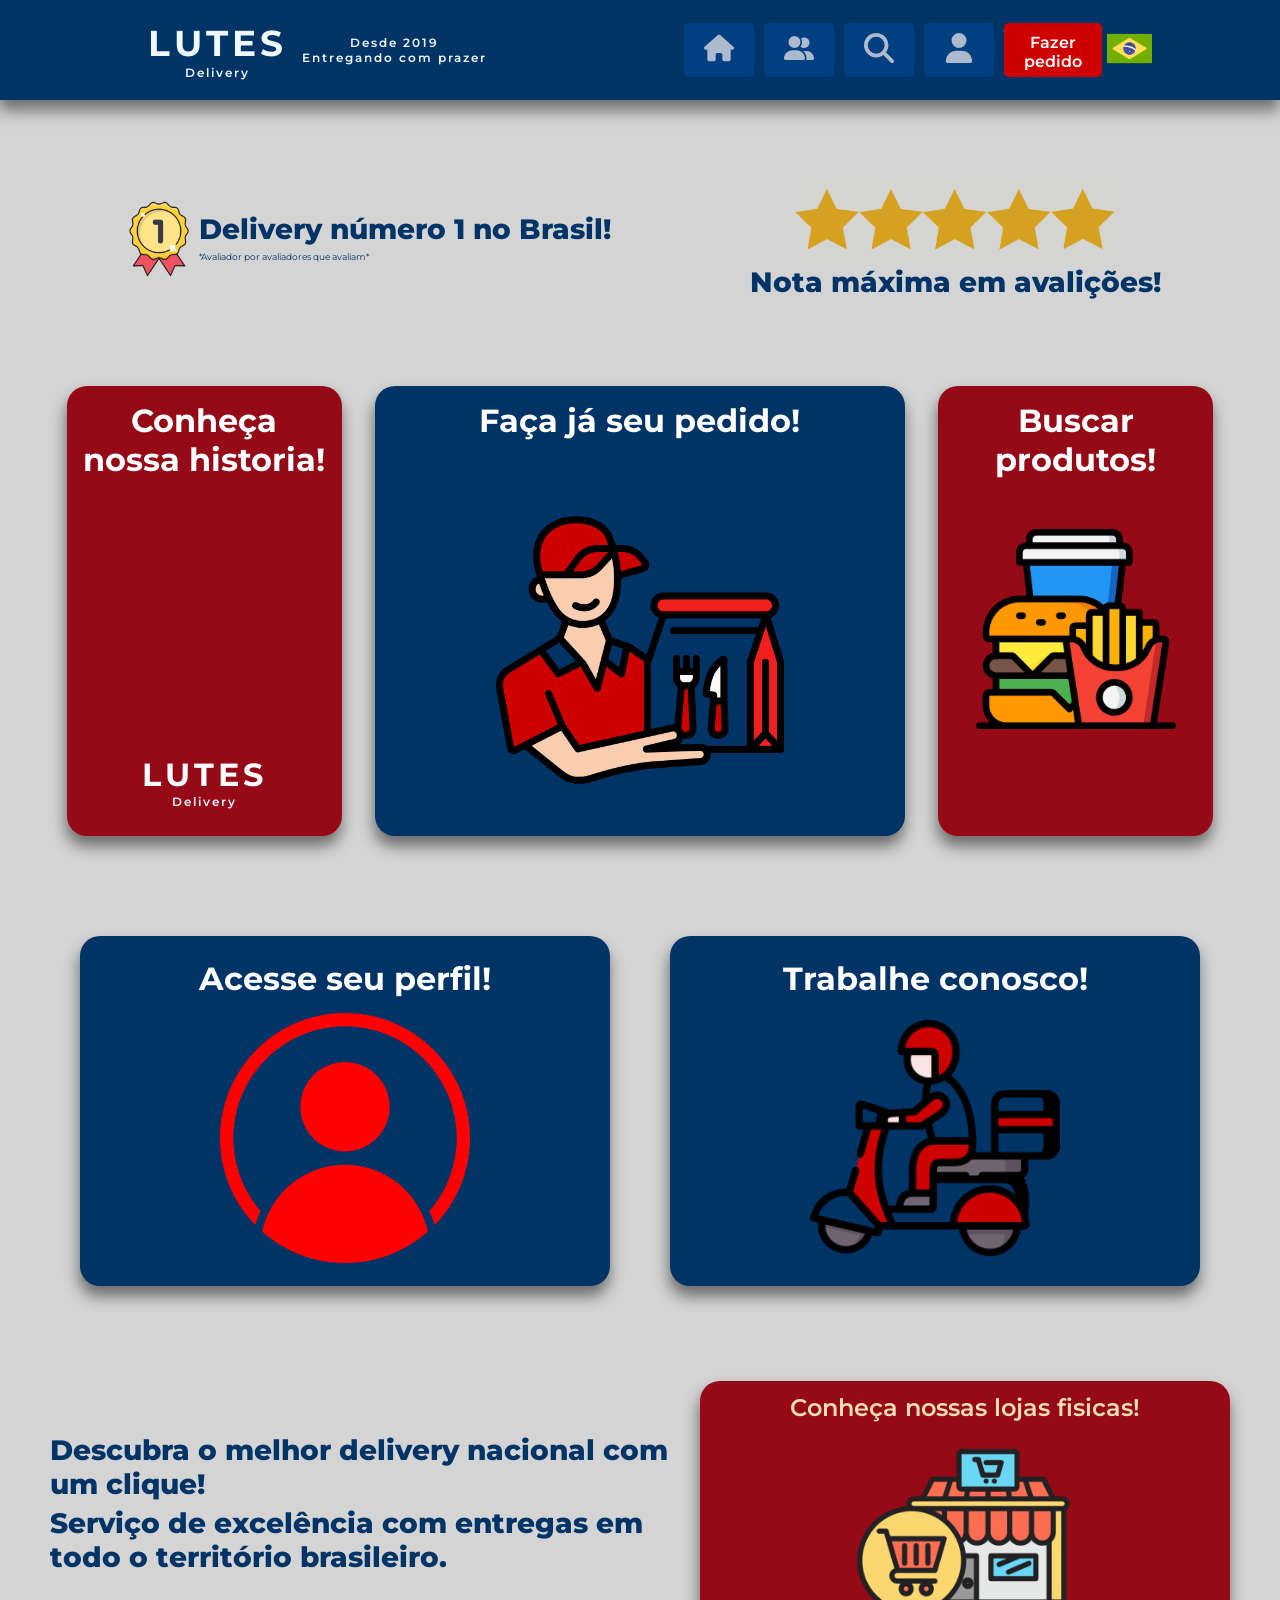
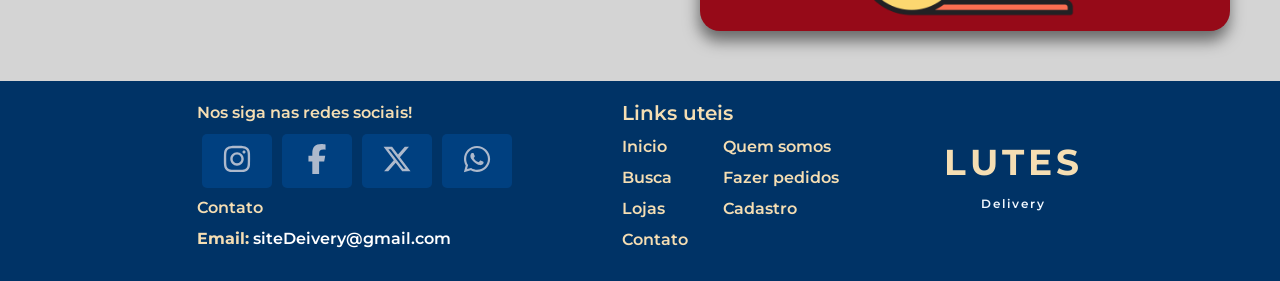
<file: index.html>
<!DOCTYPE html>
<html lang="en">
<head>
    <meta charset="UTF-8">
    <meta name="viewport" content="width=device-width, initial-scale=1.0">
    <title>Delivery</title>
    <link rel="stylesheet" href="style.css">
</head>
<body>

    <div class="cabecario">
        <div class="cabecarioContainer">
            <div class="cabecarioLogo">
                <div>
                    <p class="tituloFont">LUTES</p>
                    <p class="subTitle">Delivery</p>
                </div>
                <div class="cabecarioDesde">
                    <p>Desde 2019</p>
                    <p>Entregando com prazer</p>
                </div>
            </div>
            <div class="cabecarioButoes">
                <div class="tooltip">
                    <button class="cabecarioBotao" onclick="window.location.href='index.html'">                        
                        <svg xmlns="http://www.w3.org/2000/svg" viewBox="0 0 576 512"><path fill="#adb9cc" d="M575.8 255.5c0 18-15 32.1-32 32.1l-32 0 .7 160.2c0 2.7-.2 5.4-.5 8.1l0 16.2c0 22.1-17.9 40-40 40l-16 0c-1.1 0-2.2 0-3.3-.1c-1.4 .1-2.8 .1-4.2 .1L416 512l-24 0c-22.1 0-40-17.9-40-40l0-24 0-64c0-17.7-14.3-32-32-32l-64 0c-17.7 0-32 14.3-32 32l0 64 0 24c0 22.1-17.9 40-40 40l-24 0-31.9 0c-1.5 0-3-.1-4.5-.2c-1.2 .1-2.4 .2-3.6 .2l-16 0c-22.1 0-40-17.9-40-40l0-112c0-.9 0-1.9 .1-2.8l0-69.7-32 0c-18 0-32-14-32-32.1c0-9 3-17 10-24L266.4 8c7-7 15-8 22-8s15 2 21 7L564.8 231.5c8 7 12 15 11 24z"/></svg>
                    </button>
                    <div class="tooltiptext">
                        <p>Início</p>
                    </div>
                </div>
                
                <div class="tooltip">
                    <button class="cabecarioBotao" onclick="window.location.href='quem-somos.html'">
                        <svg xmlns="http://www.w3.org/2000/svg" viewBox="0 0 640 512"><path fill="#adb9cc" d="M96 128a128 128 0 1 1 256 0A128 128 0 1 1 96 128zM0 482.3C0 383.8 79.8 304 178.3 304l91.4 0C368.2 304 448 383.8 448 482.3c0 16.4-13.3 29.7-29.7 29.7L29.7 512C13.3 512 0 498.7 0 482.3zM609.3 512l-137.8 0c5.4-9.4 8.6-20.3 8.6-32l0-8c0-60.7-27.1-115.2-69.8-151.8c2.4-.1 4.7-.2 7.1-.2l61.4 0C567.8 320 640 392.2 640 481.3c0 17-13.8 30.7-30.7 30.7zM432 256c-31 0-59-12.6-79.3-32.9C372.4 196.5 384 163.6 384 128c0-26.8-6.6-52.1-18.3-74.3C384.3 40.1 407.2 32 432 32c61.9 0 112 50.1 112 112s-50.1 112-112 112z"/></svg>
                    </button>
                    <div class="tooltiptext">
                        <p>Quem somos</p>
                    </div>
                </div>
                
                <div class="tooltip">
                    <button class="cabecarioBotao" onclick="window.location.href='busca.html'">
                        <svg xmlns="http://www.w3.org/2000/svg" viewBox="0 0 512 512"><path fill="#adb9cc" d="M416 208c0 45.9-14.9 88.3-40 122.7L502.6 457.4c12.5 12.5 12.5 32.8 0 45.3s-32.8 12.5-45.3 0L330.7 376c-34.4 25.2-76.8 40-122.7 40C93.1 416 0 322.9 0 208S93.1 0 208 0S416 93.1 416 208zM208 352a144 144 0 1 0 0-288 144 144 0 1 0 0 288z"/></svg>
                    </button>
                    <div class="tooltiptext">
                        <p>Buscar produtos</p>
                    </div>
                </div>

                <div class="tooltip">
                    <button class="cabecarioBotao" onclick="window.location.href='cadastro.html'">
                        <svg xmlns="http://www.w3.org/2000/svg" viewBox="0 0 448 512"><path fill="#adb9cc" d="M224 256A128 128 0 1 0 224 0a128 128 0 1 0 0 256zm-45.7 48C79.8 304 0 383.8 0 482.3C0 498.7 13.3 512 29.7 512l388.6 0c16.4 0 29.7-13.3 29.7-29.7C448 383.8 368.2 304 269.7 304l-91.4 0z"/></svg>
                    </button>
                    <div class="tooltiptext">
                        <p>Cadastro</p>
                    </div>
                </div>
                
                <div class="tooltip">
                    <button class="cabecarioBotao botaoPedido"  onclick="window.location.href='pedidos.html'">
                        Fazer pedido
                    </button>
                    <div class="tooltiptext">
                        <p>Fazer um pedido</p>
                    </div>
                </div>
                
                <div class="tooltip">
                    <img class="cabecarioBandeiraBr" src="assets/206597.png" alt="">
                </div>
                
            </div>
        </div>
    </div>

    <div class="container">
        <div class="main">
            <div class="infoPrimaria">
                <div class="numero1 center-center">
                    <img src="assets/numero1.png" alt="">
                    <div>
                        <p>Delivery número 1 no Brasil!</p>
                        <p class="avaliadores">*Avaliador por avaliadores que avaliam*</p>
                    </div>
                </div>
                <div class="notaMaxima">
                    <div class="center-center">
                        <img src="assets/stars.png" alt="">
                    </div>
                    <p>Nota máxima em avalições!</p>
                </div>
            </div>

            <div class="center-center">
                <div class="cardsPrincipais">
                    <div class="linha1">
                        <div class="cardMenor" onclick="window.location.href='quem-somos.html'">
                            <p>Conheça nossa historia!</p>
                            <div class="center-center cardMenorLogo">
                                <div>
                                    <p style="Margin-bottom: 0px!important" class="tituloFont">LUTES</p>
                                    <p class="subTitle" >Delivery</p>
                                </div>
                            </div>
                        </div>
                        <div class="cardLinha1Faca">
                            <div class="center-center">
                                <p>Faça já seu pedido!</p>
                            </div>
                            <div class="center-center" style="margin-top: 60px;">
                                <img src="assets/delivery-man (1).png" alt="" width="300px">                            
                            </div>
                        </div>                        
                        <div class="cardMenor">
                            <p>Buscar produtos!</p>
                            <div class="center-center" style="margin-top: 50px;">
                                <img src="assets/burger.png" alt="">
                            </div>
                        </div>
                    </div>
                    <div class="linha2">
                        <div class="cardLinha2Grande">
                            <p style="margin-bottom: 15px;">Acesse seu perfil!</p>
                            <img src="assets/vecteezy_contact-person-red-icon_8506404.png" alt="" width="250px">                            
                        </div> 
                        <div class="cardLinha2Grande" onclick="window.location.href='contato.html'">
                            <p style="margin-bottom: 15px;">Trabalhe conosco!</p>
                            <img src="assets/delivery-man (2).png" alt="" width="250px">                            
                        </div> 
                    </div>
                </div>                
            </div>
            
            <div class="struturaFinal">
                <div class="bemVindo">
                    <div class="bemVindoP">
                        <p>Descubra o melhor delivery nacional com um clique!</p>
                        <p>Serviço de excelência com entregas em todo o território brasileiro.</p>
                    </div>
                </div>
                <div class="conheca"  onclick="window.location.href='lojas.html'">
                    <div class="center-center">
                        <p>Conheça nossas lojas fisicas!</p>
                    </div>
                    <div class="center-center">                    
                        <img src="assets/9198446.png" alt="" width="220px">
                    </div>
                </div>
            </div>
           
        </div>
    </div>

    <div class="rodape">
        <div class="rodapeContainer">
            <div class="botoesAndContact">     
                <div class="rodape-section social-media">
                    <p>Nos siga nas redes sociais!</p>
                    <div class="cabecarioButoes">
                        <div class="tooltip">
                            <button class="cabecarioBotao">
                                <svg xmlns="http://www.w3.org/2000/svg" viewBox="0 0 448 512"><path fill="#adb9cc" d="M224.1 141c-63.6 0-114.9 51.3-114.9 114.9s51.3 114.9 114.9 114.9S339 319.5 339 255.9 287.7 141 224.1 141zm0 189.6c-41.1 0-74.7-33.5-74.7-74.7s33.5-74.7 74.7-74.7 74.7 33.5 74.7 74.7-33.6 74.7-74.7 74.7zm146.4-194.3c0 14.9-12 26.8-26.8 26.8-14.9 0-26.8-12-26.8-26.8s12-26.8 26.8-26.8 26.8 12 26.8 26.8zm76.1 27.2c-1.7-35.9-9.9-67.7-36.2-93.9-26.2-26.2-58-34.4-93.9-36.2-37-2.1-147.9-2.1-184.9 0-35.8 1.7-67.6 9.9-93.9 36.1s-34.4 58-36.2 93.9c-2.1 37-2.1 147.9 0 184.9 1.7 35.9 9.9 67.7 36.2 93.9s58 34.4 93.9 36.2c37 2.1 147.9 2.1 184.9 0 35.9-1.7 67.7-9.9 93.9-36.2 26.2-26.2 34.4-58 36.2-93.9 2.1-37 2.1-147.8 0-184.8zM398.8 388c-7.8 19.6-22.9 34.7-42.6 42.6-29.5 11.7-99.5 9-132.1 9s-102.7 2.6-132.1-9c-19.6-7.8-34.7-22.9-42.6-42.6-11.7-29.5-9-99.5-9-132.1s-2.6-102.7 9-132.1c7.8-19.6 22.9-34.7 42.6-42.6 29.5-11.7 99.5-9 132.1-9s102.7-2.6 132.1 9c19.6 7.8 34.7 22.9 42.6 42.6 11.7 29.5 9 99.5 9 132.1s2.7 102.7-9 132.1z"/></svg>
                            </button>
                            <div class="tooltiptext">
                                <p>@lutesDelivery</p>
                            </div>
                        </div>                    
                        <div class="tooltip">
                            <button class="cabecarioBotao">
                                <svg xmlns="http://www.w3.org/2000/svg" viewBox="0 0 320 512"><path fill="#adb9cc" d="M80 299.3V512H196V299.3h86.5l18-97.8H196V166.9c0-51.7 20.3-71.5 72.7-71.5c16.3 0 29.4 .4 37 1.2V7.9C291.4 4 256.4 0 236.2 0C129.3 0 80 50.5 80 159.4v42.1H14v97.8H80z"/></svg>
                            </button>
                            <div class="tooltiptext">
                                <p>Lutes delivery</p>
                            </div>
                        </div>                    
                        <div class="tooltip">
                            <button class="cabecarioBotao">
                                <svg xmlns="http://www.w3.org/2000/svg" viewBox="0 0 512 512"><path fill="#adb9cc" d="M389.2 48h70.6L305.6 224.2 487 464H345L233.7 318.6 106.5 464H35.8L200.7 275.5 26.8 48H172.4L272.9 180.9 389.2 48zM364.4 421.8h39.1L151.1 88h-42L364.4 421.8z"/></svg>
                            </button>
                            <div class="tooltiptext">
                                <p>@lutesDelivery</p>
                            </div>
                        </div>
                        <div class="tooltip">
                            <button class="cabecarioBotao">
                                <svg xmlns="http://www.w3.org/2000/svg" viewBox="0 0 448 512"><path fill="#adb9cc" d="M380.9 97.1C339 55.1 283.2 32 223.9 32c-122.4 0-222 99.6-222 222 0 39.1 10.2 77.3 29.6 111L0 480l117.7-30.9c32.4 17.7 68.9 27 106.1 27h.1c122.3 0 224.1-99.6 224.1-222 0-59.3-25.2-115-67.1-157zm-157 341.6c-33.2 0-65.7-8.9-94-25.7l-6.7-4-69.8 18.3L72 359.2l-4.4-7c-18.5-29.4-28.2-63.3-28.2-98.2 0-101.7 82.8-184.5 184.6-184.5 49.3 0 95.6 19.2 130.4 54.1 34.8 34.9 56.2 81.2 56.1 130.5 0 101.8-84.9 184.6-186.6 184.6zm101.2-138.2c-5.5-2.8-32.8-16.2-37.9-18-5.1-1.9-8.8-2.8-12.5 2.8-3.7 5.6-14.3 18-17.6 21.8-3.2 3.7-6.5 4.2-12 1.4-32.6-16.3-54-29.1-75.5-66-5.7-9.8 5.7-9.1 16.3-30.3 1.8-3.7 .9-6.9-.5-9.7-1.4-2.8-12.5-30.1-17.1-41.2-4.5-10.8-9.1-9.3-12.5-9.5-3.2-.2-6.9-.2-10.6-.2-3.7 0-9.7 1.4-14.8 6.9-5.1 5.6-19.4 19-19.4 46.3 0 27.3 19.9 53.7 22.6 57.4 2.8 3.7 39.1 59.7 94.8 83.8 35.2 15.2 49 16.5 66.6 13.9 10.7-1.6 32.8-13.4 37.4-26.4 4.6-13 4.6-24.1 3.2-26.4-1.3-2.5-5-3.9-10.5-6.6z"/></svg>
                            </button>
                            <div class="tooltiptext">
                                <p>+55 (31)99999999</p>
                            </div>
                        </div>                                      
                    </div>
                </div>
                <div class="rodape-section contact">
                    <p>Contato</p>
                    <p><strong>Email:</strong> <a href="https://mail.google.com" target="_blank">siteDeivery@gmail.com</a></p>
                </div>
            </div>

            <div>
                <p style="font-size: 20px;">Links uteis</p>
                <div class="linksUteis">
                    <ul style="margin-right: 35px;">
                        <li>
                            <a href="index.html">
                                <p>Inicio</p>
                            </a>
                        </li>
                        <li>
                            <a href="busca.html">
                                <p>Busca</p>
                            </a>
                        </li>
                        <li>
                            <a href="lojas.html">
                                <p>Lojas</p>
                            </a>
                        </li>                    
                        <li>
                            <a href="contato.html">
                                <p>Contato</p>
                            </a>
                        </li>                    
                    </ul>
                    <ul>
                        <li>
                            <a href="quem-somos.html">
                                <p>Quem somos</p>
                            </a>
                        </li>
                        <li>
                            <a href="pedidos.html">
                                <p>Fazer pedidos</p>
                            </a>
                        </li>
                        <li>
                            <a href="cadastro.html">
                                <p>Cadastro</p>
                            </a>
                        </li>                    
                    </ul>
                </div>
            </div>
            <div style="text-align: center;">
                <p class="tituloFont">LUTES</p>
                <p class="subTitle">Delivery</p>
            </div>
        </div>
    </div>
    

    
    
</body>
</html>
</file>
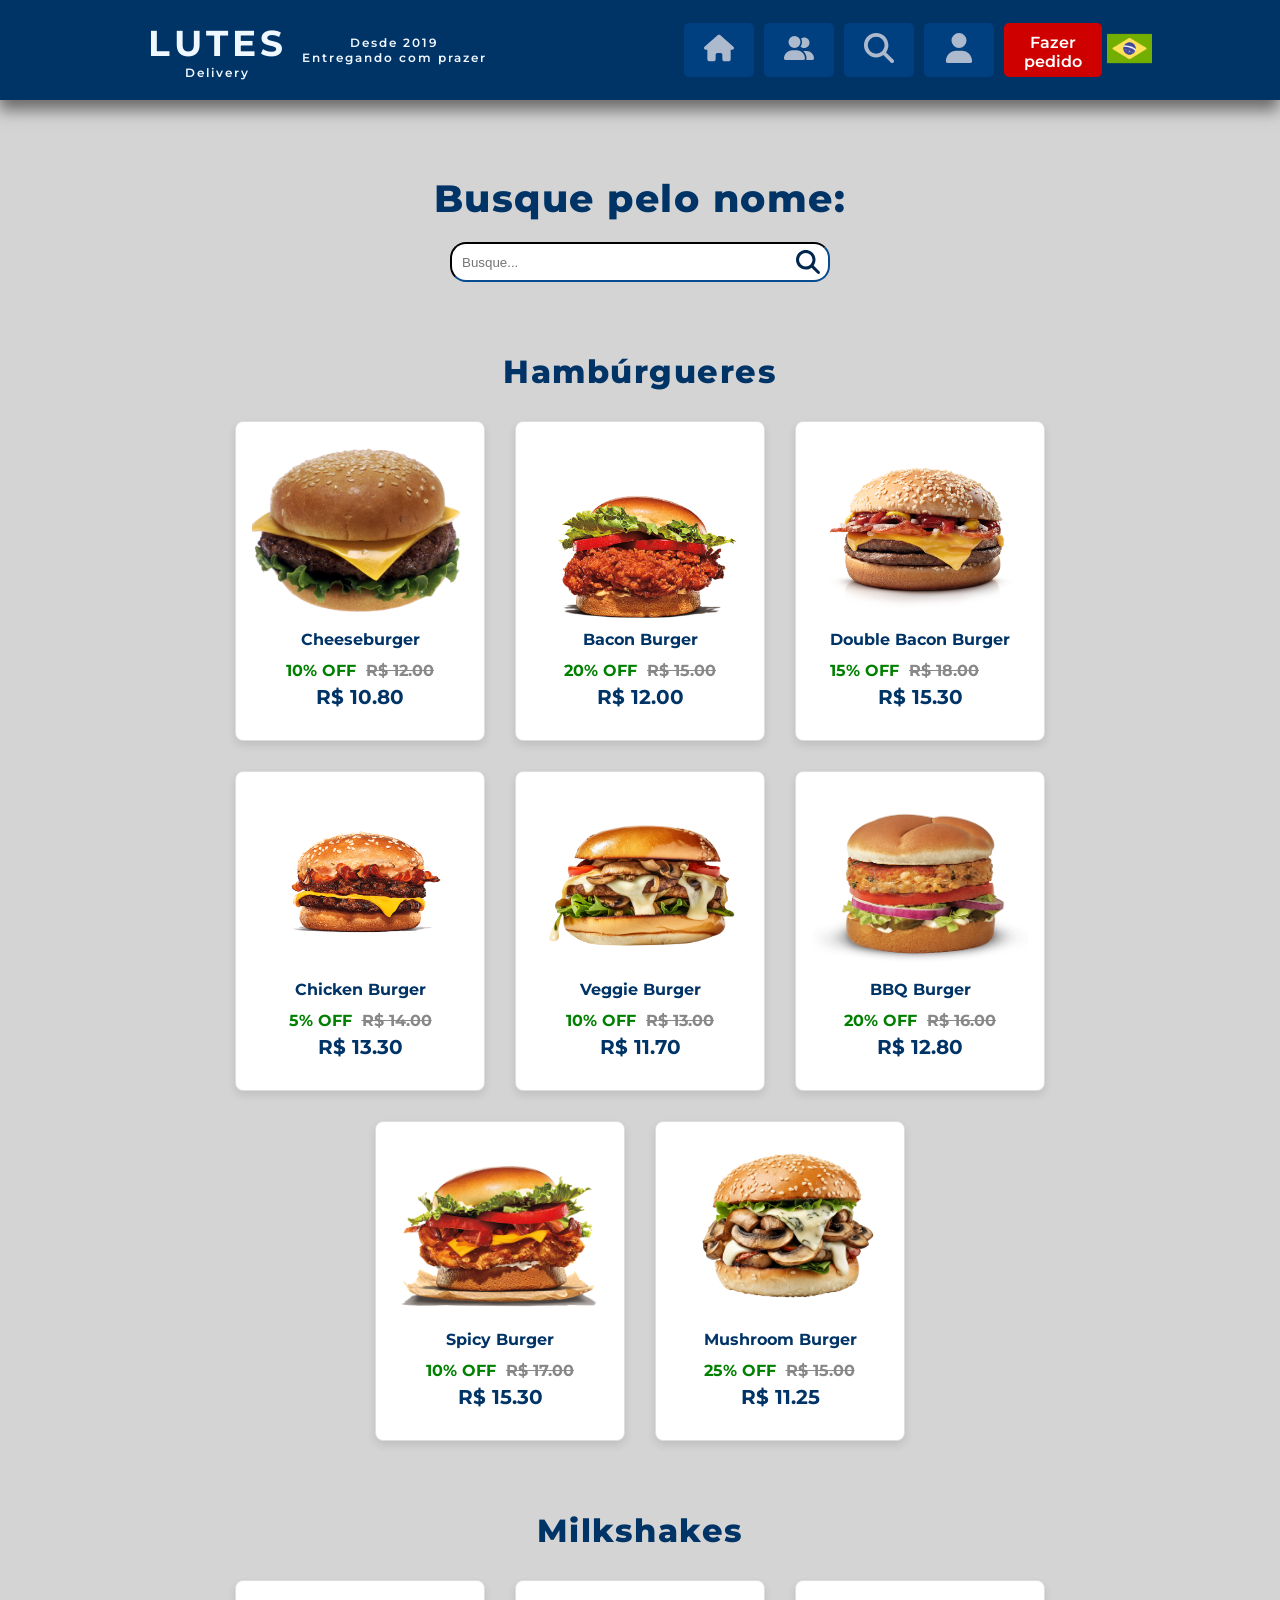
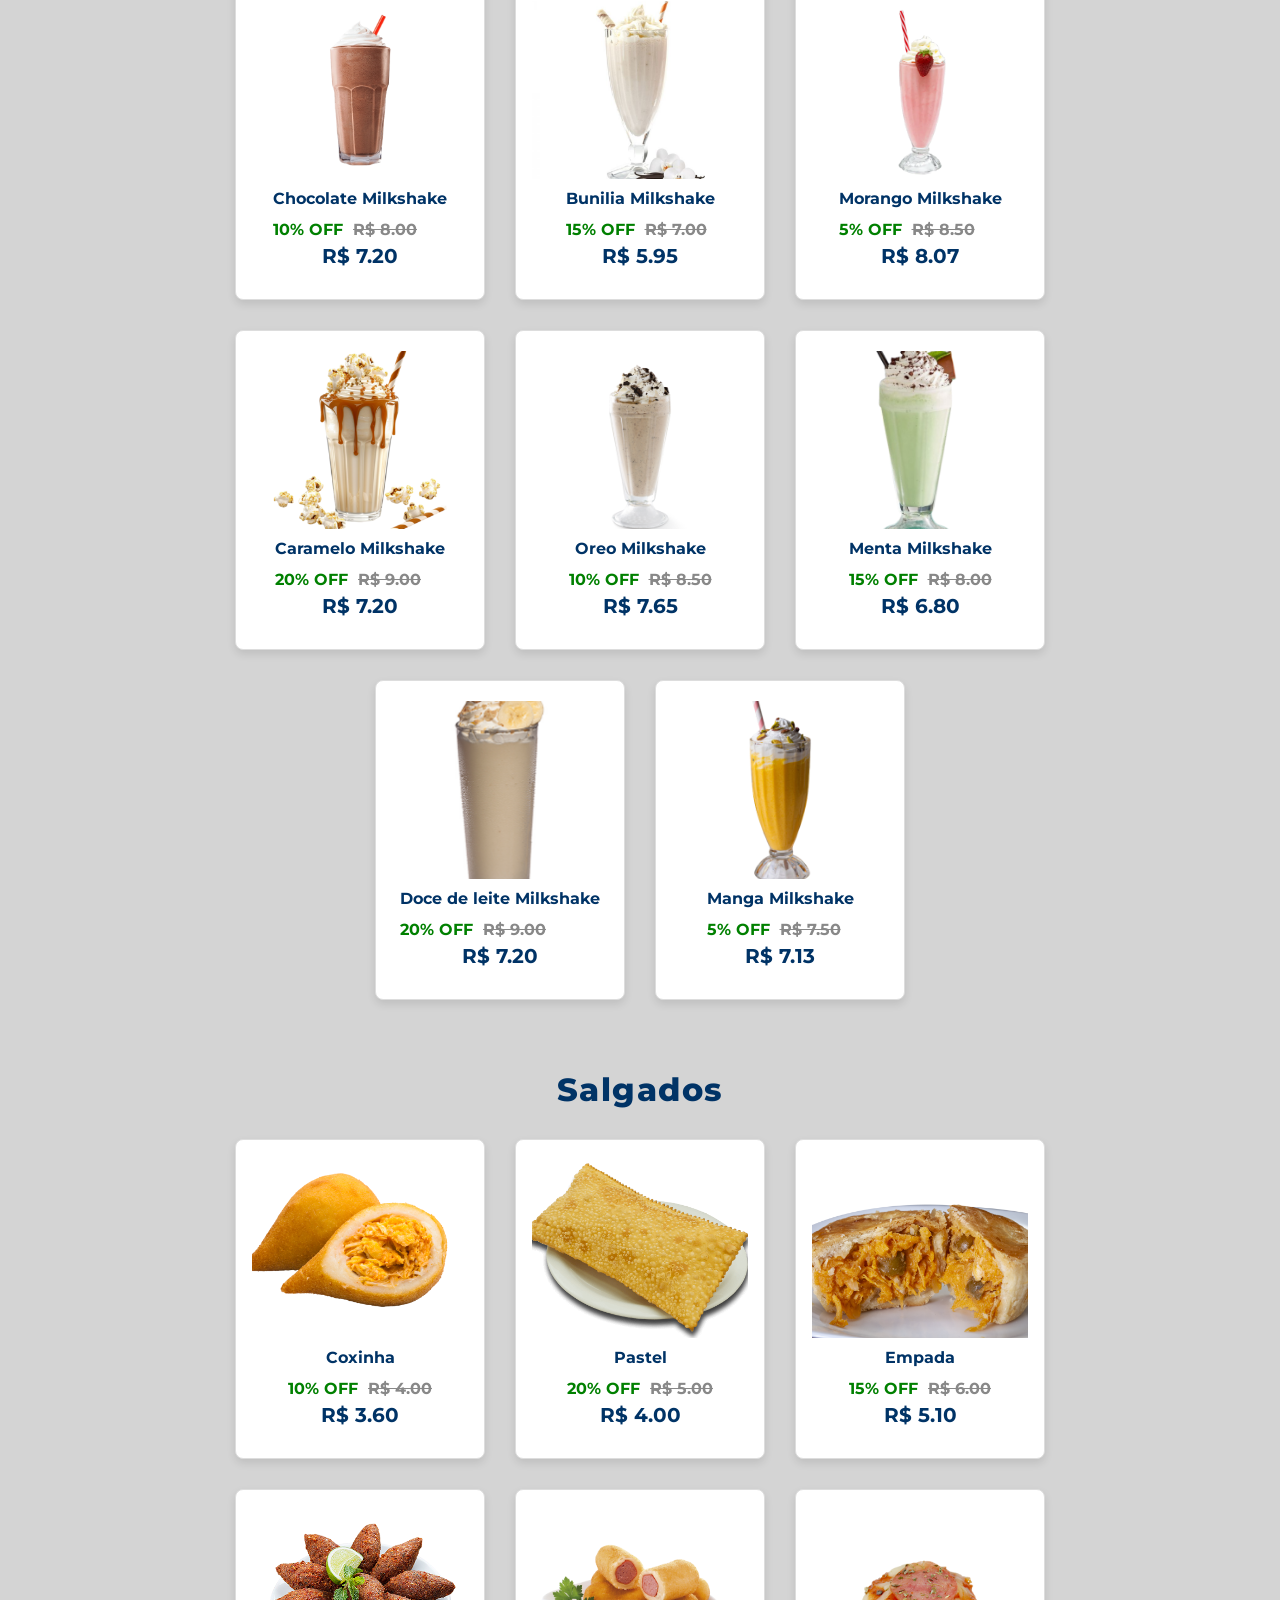
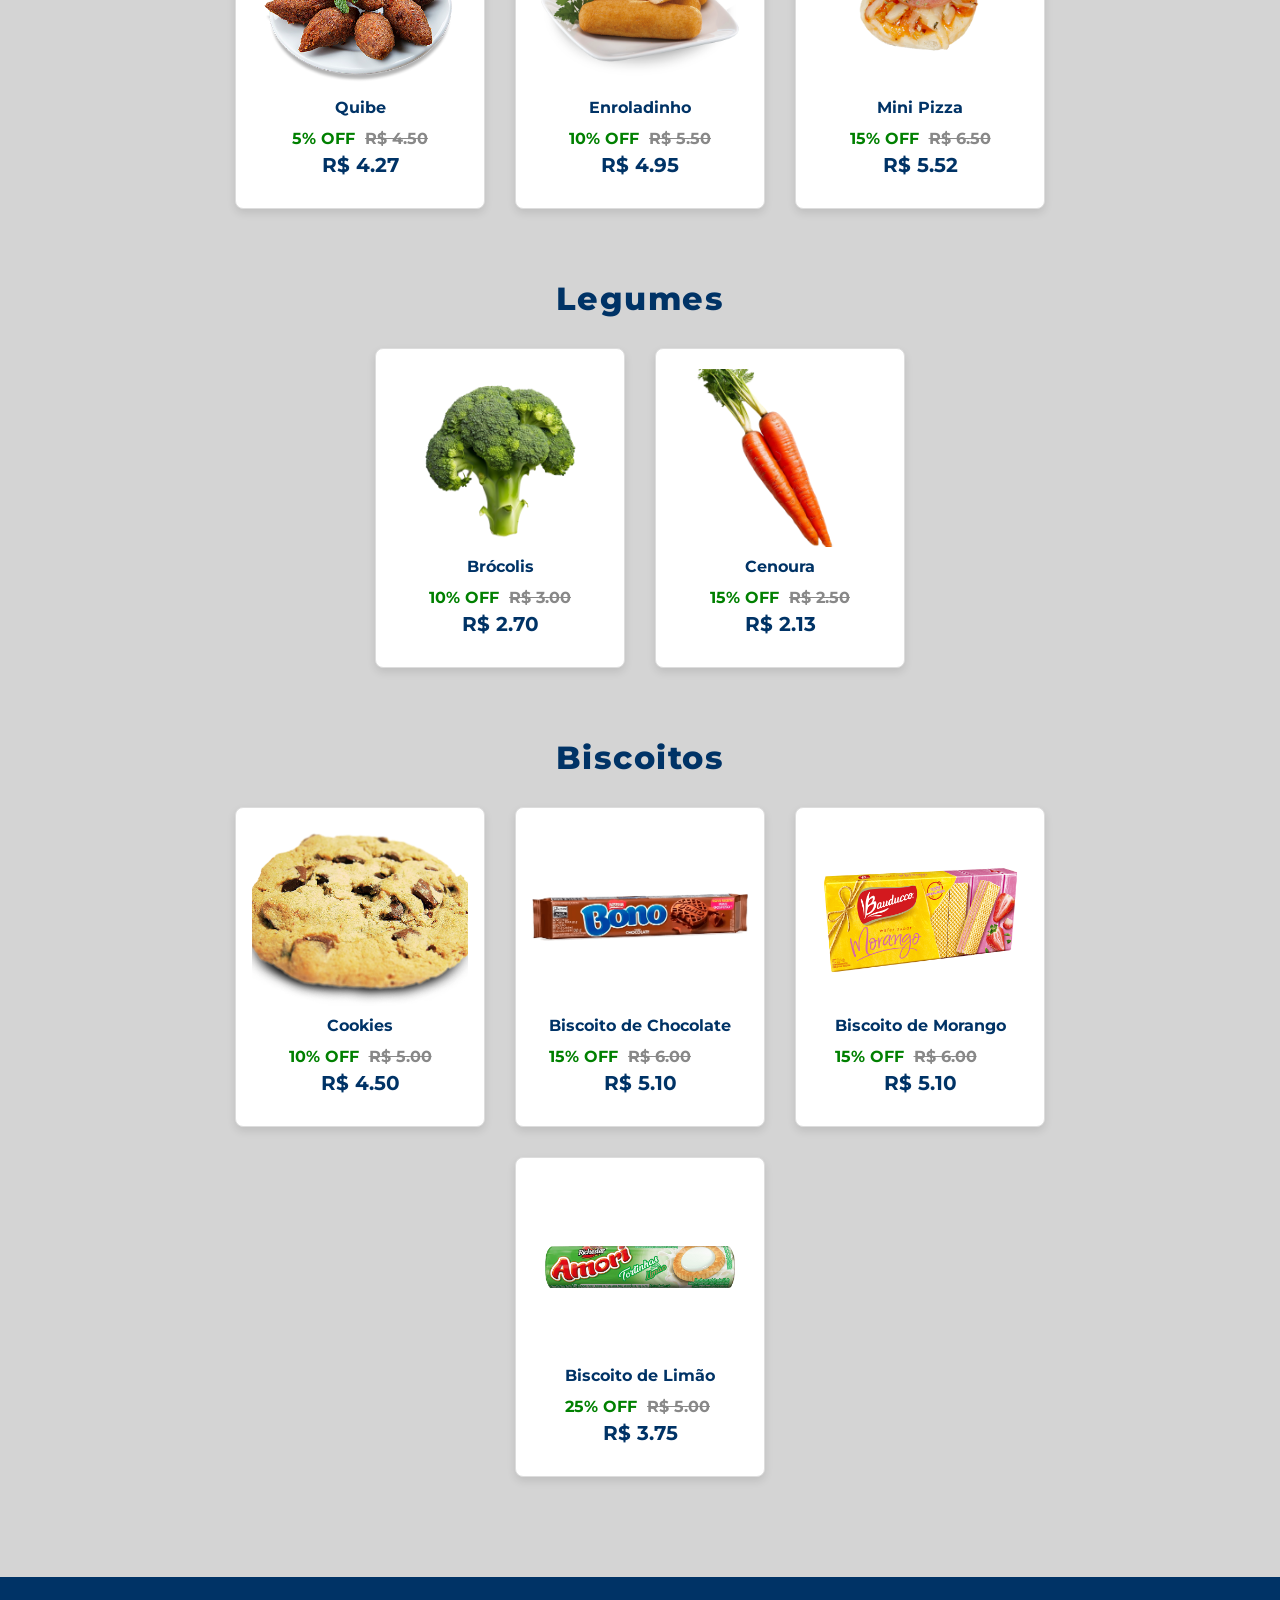
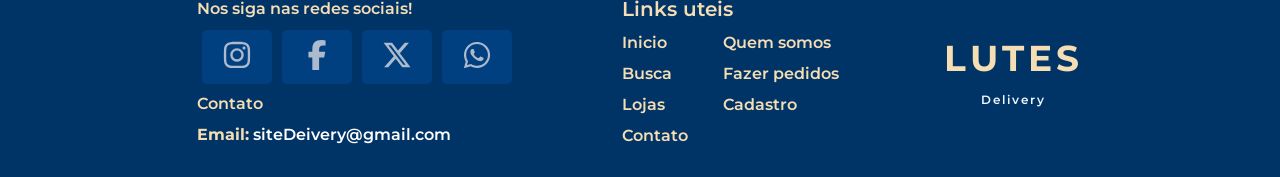
<file: busca.html>
<!DOCTYPE html>
<html lang="en">
<head>
    <meta charset="UTF-8">
    <meta name="viewport" content="width=device-width, initial-scale=1.0">
    <title>Delivery</title>
    <link rel="stylesheet" href="busca.css">
</head>
<body>
    <div class="cabecario">
        <div class="cabecarioContainer">
            <div class="cabecarioLogo">
                <div>
                    <p class="tituloFont">LUTES</p>
                    <p class="subTitle">Delivery</p>
                </div>
                <div class="cabecarioDesde">
                    <p>Desde 2019</p>
                    <p>Entregando com prazer</p>
                </div>
            </div>
            <div class="cabecarioButoes">
                <div class="tooltip">
                    <button class="cabecarioBotao" onclick="window.location.href='index.html'">                        
                        <svg xmlns="http://www.w3.org/2000/svg" viewBox="0 0 576 512"><path fill="#adb9cc" d="M575.8 255.5c0 18-15 32.1-32 32.1l-32 0 .7 160.2c0 2.7-.2 5.4-.5 8.1l0 16.2c0 22.1-17.9 40-40 40l-16 0c-1.1 0-2.2 0-3.3-.1c-1.4 .1-2.8 .1-4.2 .1L416 512l-24 0c-22.1 0-40-17.9-40-40l0-24 0-64c0-17.7-14.3-32-32-32l-64 0c-17.7 0-32 14.3-32 32l0 64 0 24c0 22.1-17.9 40-40 40l-24 0-31.9 0c-1.5 0-3-.1-4.5-.2c-1.2 .1-2.4 .2-3.6 .2l-16 0c-22.1 0-40-17.9-40-40l0-112c0-.9 0-1.9 .1-2.8l0-69.7-32 0c-18 0-32-14-32-32.1c0-9 3-17 10-24L266.4 8c7-7 15-8 22-8s15 2 21 7L564.8 231.5c8 7 12 15 11 24z"/></svg>
                    </button>
                    <div class="tooltiptext">
                        <p>Início</p>
                    </div>
                </div>
                
                <div class="tooltip">
                    <button class="cabecarioBotao" onclick="window.location.href='quem-somos.html'">
                        <svg xmlns="http://www.w3.org/2000/svg" viewBox="0 0 640 512"><path fill="#adb9cc" d="M96 128a128 128 0 1 1 256 0A128 128 0 1 1 96 128zM0 482.3C0 383.8 79.8 304 178.3 304l91.4 0C368.2 304 448 383.8 448 482.3c0 16.4-13.3 29.7-29.7 29.7L29.7 512C13.3 512 0 498.7 0 482.3zM609.3 512l-137.8 0c5.4-9.4 8.6-20.3 8.6-32l0-8c0-60.7-27.1-115.2-69.8-151.8c2.4-.1 4.7-.2 7.1-.2l61.4 0C567.8 320 640 392.2 640 481.3c0 17-13.8 30.7-30.7 30.7zM432 256c-31 0-59-12.6-79.3-32.9C372.4 196.5 384 163.6 384 128c0-26.8-6.6-52.1-18.3-74.3C384.3 40.1 407.2 32 432 32c61.9 0 112 50.1 112 112s-50.1 112-112 112z"/></svg>
                    </button>
                    <div class="tooltiptext">
                        <p>Quem somos</p>
                    </div>
                </div>
                
                <div class="tooltip">
                    <button class="cabecarioBotao" onclick="window.location.href='busca.html'">
                        <svg xmlns="http://www.w3.org/2000/svg" viewBox="0 0 512 512"><path fill="#adb9cc" d="M416 208c0 45.9-14.9 88.3-40 122.7L502.6 457.4c12.5 12.5 12.5 32.8 0 45.3s-32.8 12.5-45.3 0L330.7 376c-34.4 25.2-76.8 40-122.7 40C93.1 416 0 322.9 0 208S93.1 0 208 0S416 93.1 416 208zM208 352a144 144 0 1 0 0-288 144 144 0 1 0 0 288z"/></svg>
                    </button>
                    <div class="tooltiptext">
                        <p>Buscar produtos</p>
                    </div>
                </div>

                <div class="tooltip">
                    <button class="cabecarioBotao" onclick="window.location.href='cadastro.html'">
                        <svg xmlns="http://www.w3.org/2000/svg" viewBox="0 0 448 512"><path fill="#adb9cc" d="M224 256A128 128 0 1 0 224 0a128 128 0 1 0 0 256zm-45.7 48C79.8 304 0 383.8 0 482.3C0 498.7 13.3 512 29.7 512l388.6 0c16.4 0 29.7-13.3 29.7-29.7C448 383.8 368.2 304 269.7 304l-91.4 0z"/></svg>
                    </button>
                    <div class="tooltiptext">
                        <p>Cadastro</p>
                    </div>
                </div>
                
                <div class="tooltip">
                    <button class="cabecarioBotao botaoPedido"  onclick="window.location.href='pedidos.html'">
                        Fazer pedido
                    </button>
                    <div class="tooltiptext">
                        <p>Fazer um pedido</p>
                    </div>
                </div>
                
                <div class="tooltip">
                    <img class="cabecarioBandeiraBr" src="assets/206597.png" alt="">
                </div>
                
            </div>
        </div>
    </div>

    <div class="container">
        <div class="main">
            <div class="buscar">
                <p>Busque pelo nome:</p>
                <div class="input-container">
                    <input type="text" id="search-input" placeholder="Busque...">
                    <svg xmlns="http://www.w3.org/2000/svg" viewBox="0 0 512 512" class="input-icon">
                        <path fill="#02274d" d="M416 208c0 45.9-14.9 88.3-40 122.7L502.6 457.4c12.5 12.5 12.5 32.8 0 45.3s-32.8 12.5-45.3 0L330.7 376c-34.4 25.2-76.8 40-122.7 40C93.1 416 0 322.9 0 208S93.1 0 208 0S416 93.1 416 208zM208 352a144 144 0 1 0 0-288 144 144 0 1 0 0 288z"/>
                    </svg>
                </div>                  
            </div>
            <div class="categories">
                <div class="categoria">
                    <div class="titleCategoria">
                        <p>Hambúrgueres</p>
                    </div>
                    <div class="containerProdutos" id="containerHamburgers"></div>
                </div>
                <div class="categoria">
                    <div class="titleCategoria">
                        <p>Milkshakes</p>
                    </div>
                    <div class="containerProdutos" id="containerMilkshakes"></div>
                </div>
                <div class="categoria">
                    <div class="titleCategoria">
                        <p>Salgados</p>
                    </div>
                    <div class="containerProdutos" id="containerSalgados"></div>
                </div>
                <div class="categoria">
                    <div class="titleCategoria">
                        <p>Legumes</p>
                    </div>
                    <div class="containerProdutos" id="containerLegumes"></div>
                </div>
                <div class="categoria">
                    <div class="titleCategoria">
                        <p>Biscoitos</p>
                    </div>
                    <div class="containerProdutos" id="containerBiscoitos"></div>
                </div>
            </div>
        </div>            
    </div>  

    <div class="rodape">
        <div class="rodapeContainer">
            <div class="botoesAndContact">     
                <div class="rodape-section social-media">
                    <p>Nos siga nas redes sociais!</p>
                    <div class="cabecarioButoes">
                        <div class="tooltip">
                            <button class="cabecarioBotao">
                                <svg xmlns="http://www.w3.org/2000/svg" viewBox="0 0 448 512"><path fill="#adb9cc" d="M224.1 141c-63.6 0-114.9 51.3-114.9 114.9s51.3 114.9 114.9 114.9S339 319.5 339 255.9 287.7 141 224.1 141zm0 189.6c-41.1 0-74.7-33.5-74.7-74.7s33.5-74.7 74.7-74.7 74.7 33.5 74.7 74.7-33.6 74.7-74.7 74.7zm146.4-194.3c0 14.9-12 26.8-26.8 26.8-14.9 0-26.8-12-26.8-26.8s12-26.8 26.8-26.8 26.8 12 26.8 26.8zm76.1 27.2c-1.7-35.9-9.9-67.7-36.2-93.9-26.2-26.2-58-34.4-93.9-36.2-37-2.1-147.9-2.1-184.9 0-35.8 1.7-67.6 9.9-93.9 36.1s-34.4 58-36.2 93.9c-2.1 37-2.1 147.9 0 184.9 1.7 35.9 9.9 67.7 36.2 93.9s58 34.4 93.9 36.2c37 2.1 147.9 2.1 184.9 0 35.9-1.7 67.7-9.9 93.9-36.2 26.2-26.2 34.4-58 36.2-93.9 2.1-37 2.1-147.8 0-184.8zM398.8 388c-7.8 19.6-22.9 34.7-42.6 42.6-29.5 11.7-99.5 9-132.1 9s-102.7 2.6-132.1-9c-19.6-7.8-34.7-22.9-42.6-42.6-11.7-29.5-9-99.5-9-132.1s-2.6-102.7 9-132.1c7.8-19.6 22.9-34.7 42.6-42.6 29.5-11.7 99.5-9 132.1-9s102.7-2.6 132.1 9c19.6 7.8 34.7 22.9 42.6 42.6 11.7 29.5 9 99.5 9 132.1s2.7 102.7-9 132.1z"/></svg>
                            </button>
                            <div class="tooltiptext">
                                <p>@lutesDelivery</p>
                            </div>
                        </div>                    
                        <div class="tooltip">
                            <button class="cabecarioBotao">
                                <svg xmlns="http://www.w3.org/2000/svg" viewBox="0 0 320 512"><path fill="#adb9cc" d="M80 299.3V512H196V299.3h86.5l18-97.8H196V166.9c0-51.7 20.3-71.5 72.7-71.5c16.3 0 29.4 .4 37 1.2V7.9C291.4 4 256.4 0 236.2 0C129.3 0 80 50.5 80 159.4v42.1H14v97.8H80z"/></svg>
                            </button>
                            <div class="tooltiptext">
                                <p>Lutes delivery</p>
                            </div>
                        </div>                    
                        <div class="tooltip">
                            <button class="cabecarioBotao">
                                <svg xmlns="http://www.w3.org/2000/svg" viewBox="0 0 512 512"><path fill="#adb9cc" d="M389.2 48h70.6L305.6 224.2 487 464H345L233.7 318.6 106.5 464H35.8L200.7 275.5 26.8 48H172.4L272.9 180.9 389.2 48zM364.4 421.8h39.1L151.1 88h-42L364.4 421.8z"/></svg>
                            </button>
                            <div class="tooltiptext">
                                <p>@lutesDelivery</p>
                            </div>
                        </div>
                        <div class="tooltip">
                            <button class="cabecarioBotao">
                                <svg xmlns="http://www.w3.org/2000/svg" viewBox="0 0 448 512"><path fill="#adb9cc" d="M380.9 97.1C339 55.1 283.2 32 223.9 32c-122.4 0-222 99.6-222 222 0 39.1 10.2 77.3 29.6 111L0 480l117.7-30.9c32.4 17.7 68.9 27 106.1 27h.1c122.3 0 224.1-99.6 224.1-222 0-59.3-25.2-115-67.1-157zm-157 341.6c-33.2 0-65.7-8.9-94-25.7l-6.7-4-69.8 18.3L72 359.2l-4.4-7c-18.5-29.4-28.2-63.3-28.2-98.2 0-101.7 82.8-184.5 184.6-184.5 49.3 0 95.6 19.2 130.4 54.1 34.8 34.9 56.2 81.2 56.1 130.5 0 101.8-84.9 184.6-186.6 184.6zm101.2-138.2c-5.5-2.8-32.8-16.2-37.9-18-5.1-1.9-8.8-2.8-12.5 2.8-3.7 5.6-14.3 18-17.6 21.8-3.2 3.7-6.5 4.2-12 1.4-32.6-16.3-54-29.1-75.5-66-5.7-9.8 5.7-9.1 16.3-30.3 1.8-3.7 .9-6.9-.5-9.7-1.4-2.8-12.5-30.1-17.1-41.2-4.5-10.8-9.1-9.3-12.5-9.5-3.2-.2-6.9-.2-10.6-.2-3.7 0-9.7 1.4-14.8 6.9-5.1 5.6-19.4 19-19.4 46.3 0 27.3 19.9 53.7 22.6 57.4 2.8 3.7 39.1 59.7 94.8 83.8 35.2 15.2 49 16.5 66.6 13.9 10.7-1.6 32.8-13.4 37.4-26.4 4.6-13 4.6-24.1 3.2-26.4-1.3-2.5-5-3.9-10.5-6.6z"/></svg>
                            </button>
                            <div class="tooltiptext">
                                <p>+55 (31)99999999</p>
                            </div>
                        </div>                                      
                    </div>
                </div>
                <div class="rodape-section contact">
                    <p>Contato</p>
                    <p><strong>Email:</strong> <a href="https://mail.google.com" target="_blank">siteDeivery@gmail.com</a></p>
                </div>
            </div>

            <div>
                <p style="font-size: 20px;">Links uteis</p>
                <div class="linksUteis">
                    <ul style="margin-right: 35px;">
                        <li>
                            <a href="index.html">
                                <p>Inicio</p>
                            </a>
                        </li>
                        <li>
                            <a href="busca.html">
                                <p>Busca</p>
                            </a>
                        </li>
                        <li>
                            <a href="lojas.html">
                                <p>Lojas</p>
                            </a>
                        </li>                    
                        <li>
                            <a href="contato.html">
                                <p>Contato</p>
                            </a>
                        </li>                    
                    </ul>
                    <ul>
                        <li>
                            <a href="quem-somos.html">
                                <p>Quem somos</p>
                            </a>
                        </li>
                        <li>
                            <a href="pedidos.html">
                                <p>Fazer pedidos</p>
                            </a>
                        </li>
                        <li>
                            <a href="cadastro.html">
                                <p>Cadastro</p>
                            </a>
                        </li>                    
                    </ul>
                </div>
            </div>
            <div style="text-align: center;">
                <p class="tituloFont">LUTES</p>
                <p class="subTitle">Delivery</p>
            </div>
        </div>
    </div>

    <script src="busca.js"></script>
</body>
</html>
</file>
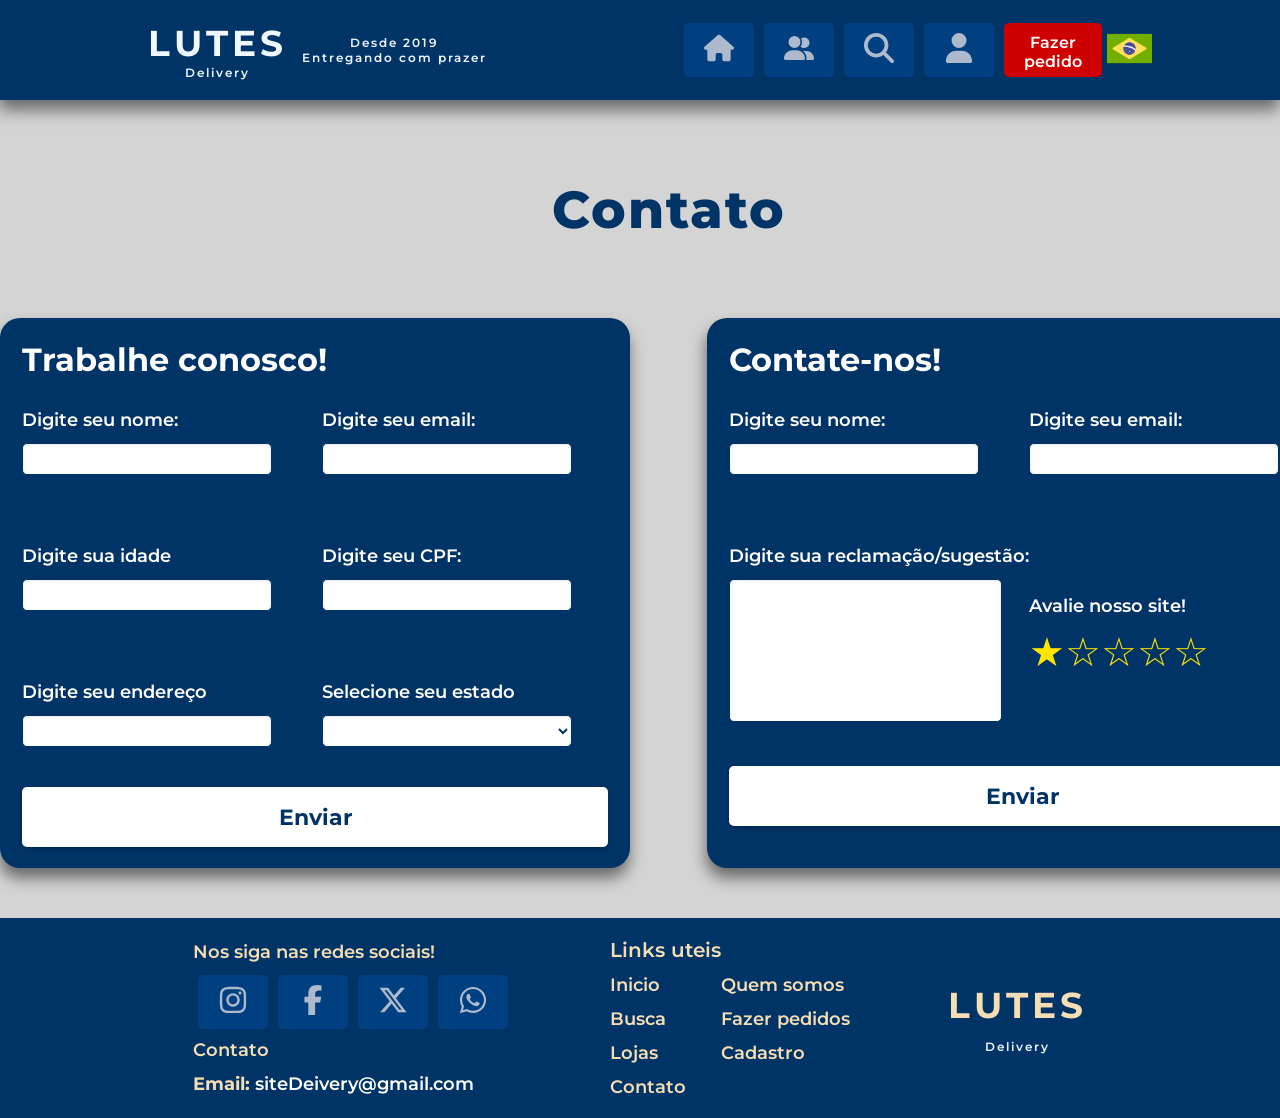
<file: contato.html>
<!DOCTYPE html>
<html lang="en">
<head>
    <meta charset="UTF-8">
    <meta name="viewport" content="width=device-width, initial-scale=1.0">
    <title>Delivery</title>
    <link rel="stylesheet" href="contato.css">
</head>
<body>


    <div class="cabecario">
        <div class="cabecarioContainer">
            <div class="cabecarioLogo">
                <div>
                    <p class="tituloFont">LUTES</p>
                    <p class="subTitle">Delivery</p>
                </div>
                <div class="cabecarioDesde">
                    <p>Desde 2019</p>
                    <p>Entregando com prazer</p>
                </div>
            </div>
            <div class="cabecarioButoes">
                <div class="tooltip">
                    <button class="cabecarioBotao" onclick="window.location.href='index.html'">                        
                        <svg xmlns="http://www.w3.org/2000/svg" viewBox="0 0 576 512"><path fill="#adb9cc" d="M575.8 255.5c0 18-15 32.1-32 32.1l-32 0 .7 160.2c0 2.7-.2 5.4-.5 8.1l0 16.2c0 22.1-17.9 40-40 40l-16 0c-1.1 0-2.2 0-3.3-.1c-1.4 .1-2.8 .1-4.2 .1L416 512l-24 0c-22.1 0-40-17.9-40-40l0-24 0-64c0-17.7-14.3-32-32-32l-64 0c-17.7 0-32 14.3-32 32l0 64 0 24c0 22.1-17.9 40-40 40l-24 0-31.9 0c-1.5 0-3-.1-4.5-.2c-1.2 .1-2.4 .2-3.6 .2l-16 0c-22.1 0-40-17.9-40-40l0-112c0-.9 0-1.9 .1-2.8l0-69.7-32 0c-18 0-32-14-32-32.1c0-9 3-17 10-24L266.4 8c7-7 15-8 22-8s15 2 21 7L564.8 231.5c8 7 12 15 11 24z"/></svg>
                    </button>
                    <div class="tooltiptext">
                        <p>Início</p>
                    </div>
                </div>
                
                <div class="tooltip">
                    <button class="cabecarioBotao" onclick="window.location.href='quem-somos.html'">
                        <svg xmlns="http://www.w3.org/2000/svg" viewBox="0 0 640 512"><path fill="#adb9cc" d="M96 128a128 128 0 1 1 256 0A128 128 0 1 1 96 128zM0 482.3C0 383.8 79.8 304 178.3 304l91.4 0C368.2 304 448 383.8 448 482.3c0 16.4-13.3 29.7-29.7 29.7L29.7 512C13.3 512 0 498.7 0 482.3zM609.3 512l-137.8 0c5.4-9.4 8.6-20.3 8.6-32l0-8c0-60.7-27.1-115.2-69.8-151.8c2.4-.1 4.7-.2 7.1-.2l61.4 0C567.8 320 640 392.2 640 481.3c0 17-13.8 30.7-30.7 30.7zM432 256c-31 0-59-12.6-79.3-32.9C372.4 196.5 384 163.6 384 128c0-26.8-6.6-52.1-18.3-74.3C384.3 40.1 407.2 32 432 32c61.9 0 112 50.1 112 112s-50.1 112-112 112z"/></svg>
                    </button>
                    <div class="tooltiptext">
                        <p>Quem somos</p>
                    </div>
                </div>
                
                <div class="tooltip">
                    <button class="cabecarioBotao" onclick="window.location.href='busca.html'">
                        <svg xmlns="http://www.w3.org/2000/svg" viewBox="0 0 512 512"><path fill="#adb9cc" d="M416 208c0 45.9-14.9 88.3-40 122.7L502.6 457.4c12.5 12.5 12.5 32.8 0 45.3s-32.8 12.5-45.3 0L330.7 376c-34.4 25.2-76.8 40-122.7 40C93.1 416 0 322.9 0 208S93.1 0 208 0S416 93.1 416 208zM208 352a144 144 0 1 0 0-288 144 144 0 1 0 0 288z"/></svg>
                    </button>
                    <div class="tooltiptext">
                        <p>Buscar produtos</p>
                    </div>
                </div>

                <div class="tooltip">
                    <button class="cabecarioBotao" onclick="window.location.href='cadastro.html'">
                        <svg xmlns="http://www.w3.org/2000/svg" viewBox="0 0 448 512"><path fill="#adb9cc" d="M224 256A128 128 0 1 0 224 0a128 128 0 1 0 0 256zm-45.7 48C79.8 304 0 383.8 0 482.3C0 498.7 13.3 512 29.7 512l388.6 0c16.4 0 29.7-13.3 29.7-29.7C448 383.8 368.2 304 269.7 304l-91.4 0z"/></svg>
                    </button>
                    <div class="tooltiptext">
                        <p>Cadastro</p>
                    </div>
                </div>
                
                <div class="tooltip">
                    <button class="cabecarioBotao botaoPedido"  onclick="window.location.href='pedidos.html'">
                        Fazer pedido
                    </button>
                    <div class="tooltiptext">
                        <p>Fazer um pedido</p>
                    </div>
                </div>
                
                <div class="tooltip">
                    <img class="cabecarioBandeiraBr" src="assets/206597.png" alt="">
                </div>
                
            </div>
        </div>
    </div>

    <div class="container">
        <div class="main">
            <div>
                <p class="contactTitle">Contato</p>
            </div>
            <div class="cards">
                <div class="trabalhe">
                    <div>
                        <h1>Trabalhe conosco!</h1>
                    </div>
                    <div class="trabalheP">
                        <div class="line1">                        
                            <div class="trabalhePItem">
                                <p>Digite seu nome: </p>
                                <input type="text" id="nome">
                            </div>
                            <div class="trabalhePItem">
                                <p>Digite seu email: </p>
                                <input type="text" id="email">
                            </div>
                        </div>
                        <div class="line2">
                            <div class="trabalhePItem">
                                <p>Digite sua idade</p>
                                <input type="number" id="idd" max="150">
                            </div>                            
                            <div class="trabalhePItem">
                                <p>Digite seu CPF:</p>
                                <input type="text" id="cpf" maxlength="14">
                            </div>
                        </div>
                        <div class="line3">
                            <div class="trabalhePItem">
                                <p>Digite seu endereço</p>
                                <input type="text" id="endereco">
                            </div>
                            <div class="trabalhePItem">
                                <p>Selecione seu estado </p>
                                <select id="uf" name="uf">
                                    <option value=""></option>
                                    <option value="AC">Acre</option>
                                    <option value="AL">Alagoas</option>
                                    <option value="AP">Amapá</option>
                                    <option value="AM">Amazonas</option>
                                    <option value="BA">Bahia</option>
                                    <option value="CE">Ceará</option>
                                    <option value="DF">Distrito Federal</option>
                                    <option value="ES">Espírito Santo</option>
                                    <option value="GO">Goiás</option>
                                    <option value="MA">Maranhão</option>
                                    <option value="MT">Mato Grosso</option>
                                    <option value="MS">Mato Grosso do Sul</option>
                                    <option value="MG">Minas Gerais</option>
                                    <option value="PA">Pará</option>
                                    <option value="PB">Paraíba</option>
                                    <option value="PR">Paraná</option>
                                    <option value="PE">Pernambuco</option>
                                    <option value="PI">Piauí</option>
                                    <option value="RJ">Rio de Janeiro</option>
                                    <option value="RN">Rio Grande do Norte</option>
                                    <option value="RS">Rio Grande do Sul</option>
                                    <option value="RO">Rondônia</option>
                                    <option value="RR">Roraima</option>
                                    <option value="SC">Santa Catarina</option>
                                    <option value="SP">São Paulo</option>
                                    <option value="SE">Sergipe</option>
                                    <option value="TO">Tocantins</option>
                                </select>
                            </div>
                        </div>
                        <div>
                            <div class="enviarTrabalhe">
                                <button type="button" onclick="mandarCurriculo()">Enviar</button>
                            </div>
                            <div id="message"></div>
                        </div>
                    </div>
                </div>
                <div class="contate">
                    <div>
                        <h1>Contate-nos!</h1>
                    </div>
                    <div class="trabalheP">
                        <div class="line1">                        
                            <div class="trabalhePItem">
                                <p>Digite seu nome:</p>
                                <input type="text" id="nomeContato">
                            </div>
                            <div class="trabalhePItem">
                                <p>Digite seu email:</p>
                                <input type="text" id="emailContato">
                            </div>
                        </div>
                        <div class="line2">
                            <div class="trabalhePItem">
                                <p class="sugestaoP">Digite sua reclamação/sugestão:</p>
                                <textarea id="suguestao"></textarea>
                            </div>
                            <div class="trabalhePItem">
                                <p class="sugestaoP">Avalie nosso site!</p>
                                <div class="estrelas" id="estrelas">
                                    <div class="star-icon ativo" data-avaliacao="1"></div>
                                    <div class="star-icon" data-avaliacao="2"></div>
                                    <div class="star-icon" data-avaliacao="3"></div>
                                    <div class="star-icon" data-avaliacao="4"></div>
                                    <div class="star-icon" data-avaliacao="5"></div>
                                </div>
                            </div>
                        </div>
                        <div>
                            <div class="enviarTrabalhe">
                                <button type="button" onclick="mandarSugestao()">Enviar</button>
                            </div>
                            <div id="message"></div>
                        </div>
                    </div>
                </div>
                
            </div>
        </div>
    </div>
    

    <div class="rodape">
        <div class="rodapeContainer">
            <div class="botoesAndContact">     
                <div class="rodape-section social-media">
                    <p>Nos siga nas redes sociais!</p>
                    <div class="cabecarioButoes">
                        <div class="tooltip">
                            <button class="cabecarioBotao">
                                <svg xmlns="http://www.w3.org/2000/svg" viewBox="0 0 448 512"><path fill="#adb9cc" d="M224.1 141c-63.6 0-114.9 51.3-114.9 114.9s51.3 114.9 114.9 114.9S339 319.5 339 255.9 287.7 141 224.1 141zm0 189.6c-41.1 0-74.7-33.5-74.7-74.7s33.5-74.7 74.7-74.7 74.7 33.5 74.7 74.7-33.6 74.7-74.7 74.7zm146.4-194.3c0 14.9-12 26.8-26.8 26.8-14.9 0-26.8-12-26.8-26.8s12-26.8 26.8-26.8 26.8 12 26.8 26.8zm76.1 27.2c-1.7-35.9-9.9-67.7-36.2-93.9-26.2-26.2-58-34.4-93.9-36.2-37-2.1-147.9-2.1-184.9 0-35.8 1.7-67.6 9.9-93.9 36.1s-34.4 58-36.2 93.9c-2.1 37-2.1 147.9 0 184.9 1.7 35.9 9.9 67.7 36.2 93.9s58 34.4 93.9 36.2c37 2.1 147.9 2.1 184.9 0 35.9-1.7 67.7-9.9 93.9-36.2 26.2-26.2 34.4-58 36.2-93.9 2.1-37 2.1-147.8 0-184.8zM398.8 388c-7.8 19.6-22.9 34.7-42.6 42.6-29.5 11.7-99.5 9-132.1 9s-102.7 2.6-132.1-9c-19.6-7.8-34.7-22.9-42.6-42.6-11.7-29.5-9-99.5-9-132.1s-2.6-102.7 9-132.1c7.8-19.6 22.9-34.7 42.6-42.6 29.5-11.7 99.5-9 132.1-9s102.7-2.6 132.1 9c19.6 7.8 34.7 22.9 42.6 42.6 11.7 29.5 9 99.5 9 132.1s2.7 102.7-9 132.1z"/></svg>
                            </button>
                            <div class="tooltiptext">
                                <p>@lutesDelivery</p>
                            </div>
                        </div>                    
                        <div class="tooltip">
                            <button class="cabecarioBotao">
                                <svg xmlns="http://www.w3.org/2000/svg" viewBox="0 0 320 512"><path fill="#adb9cc" d="M80 299.3V512H196V299.3h86.5l18-97.8H196V166.9c0-51.7 20.3-71.5 72.7-71.5c16.3 0 29.4 .4 37 1.2V7.9C291.4 4 256.4 0 236.2 0C129.3 0 80 50.5 80 159.4v42.1H14v97.8H80z"/></svg>
                            </button>
                            <div class="tooltiptext">
                                <p>Lutes delivery</p>
                            </div>
                        </div>                    
                        <div class="tooltip">
                            <button class="cabecarioBotao">
                                <svg xmlns="http://www.w3.org/2000/svg" viewBox="0 0 512 512"><path fill="#adb9cc" d="M389.2 48h70.6L305.6 224.2 487 464H345L233.7 318.6 106.5 464H35.8L200.7 275.5 26.8 48H172.4L272.9 180.9 389.2 48zM364.4 421.8h39.1L151.1 88h-42L364.4 421.8z"/></svg>
                            </button>
                            <div class="tooltiptext">
                                <p>@lutesDelivery</p>
                            </div>
                        </div>
                        <div class="tooltip">
                            <button class="cabecarioBotao">
                                <svg xmlns="http://www.w3.org/2000/svg" viewBox="0 0 448 512"><path fill="#adb9cc" d="M380.9 97.1C339 55.1 283.2 32 223.9 32c-122.4 0-222 99.6-222 222 0 39.1 10.2 77.3 29.6 111L0 480l117.7-30.9c32.4 17.7 68.9 27 106.1 27h.1c122.3 0 224.1-99.6 224.1-222 0-59.3-25.2-115-67.1-157zm-157 341.6c-33.2 0-65.7-8.9-94-25.7l-6.7-4-69.8 18.3L72 359.2l-4.4-7c-18.5-29.4-28.2-63.3-28.2-98.2 0-101.7 82.8-184.5 184.6-184.5 49.3 0 95.6 19.2 130.4 54.1 34.8 34.9 56.2 81.2 56.1 130.5 0 101.8-84.9 184.6-186.6 184.6zm101.2-138.2c-5.5-2.8-32.8-16.2-37.9-18-5.1-1.9-8.8-2.8-12.5 2.8-3.7 5.6-14.3 18-17.6 21.8-3.2 3.7-6.5 4.2-12 1.4-32.6-16.3-54-29.1-75.5-66-5.7-9.8 5.7-9.1 16.3-30.3 1.8-3.7 .9-6.9-.5-9.7-1.4-2.8-12.5-30.1-17.1-41.2-4.5-10.8-9.1-9.3-12.5-9.5-3.2-.2-6.9-.2-10.6-.2-3.7 0-9.7 1.4-14.8 6.9-5.1 5.6-19.4 19-19.4 46.3 0 27.3 19.9 53.7 22.6 57.4 2.8 3.7 39.1 59.7 94.8 83.8 35.2 15.2 49 16.5 66.6 13.9 10.7-1.6 32.8-13.4 37.4-26.4 4.6-13 4.6-24.1 3.2-26.4-1.3-2.5-5-3.9-10.5-6.6z"/></svg>
                            </button>
                            <div class="tooltiptext">
                                <p>+55 (31)99999999</p>
                            </div>
                        </div>                                      
                    </div>
                </div>
                <div class="rodape-section contact">
                    <p>Contato</p>
                    <p><strong>Email:</strong> <a href="https://mail.google.com" target="_blank">siteDeivery@gmail.com</a></p>
                </div>
            </div>

            <div>
                <p style="font-size: 20px;">Links uteis</p>
                <div class="linksUteis">
                    <ul style="margin-right: 35px;">
                        <li>
                            <a href="index.html">
                                <p>Inicio</p>
                            </a>
                        </li>
                        <li>
                            <a href="busca.html">
                                <p>Busca</p>
                            </a>
                        </li>
                        <li>
                            <a href="lojas.html">
                                <p>Lojas</p>
                            </a>
                        </li>                    
                        <li>
                            <a href="contato.html">
                                <p>Contato</p>
                            </a>
                        </li>                    
                    </ul>
                    <ul>
                        <li>
                            <a href="quem-somos.html">
                                <p>Quem somos</p>
                            </a>
                        </li>
                        <li>
                            <a href="pedidos.html">
                                <p>Fazer pedidos</p>
                            </a>
                        </li>
                        <li>
                            <a href="cadastro.html">
                                <p>Cadastro</p>
                            </a>
                        </li>                    
                    </ul>
                </div>
            </div>
            <div style="text-align: center;">
                <p class="tituloFont">LUTES</p>
                <p class="subTitle">Delivery</p>
            </div>
        </div>
    </div>
    
    
    <script src="contato.js">
        document.addEventListener('DOMContentLoaded', verificarLogin);
    </script>
</body>
</html>
</file>
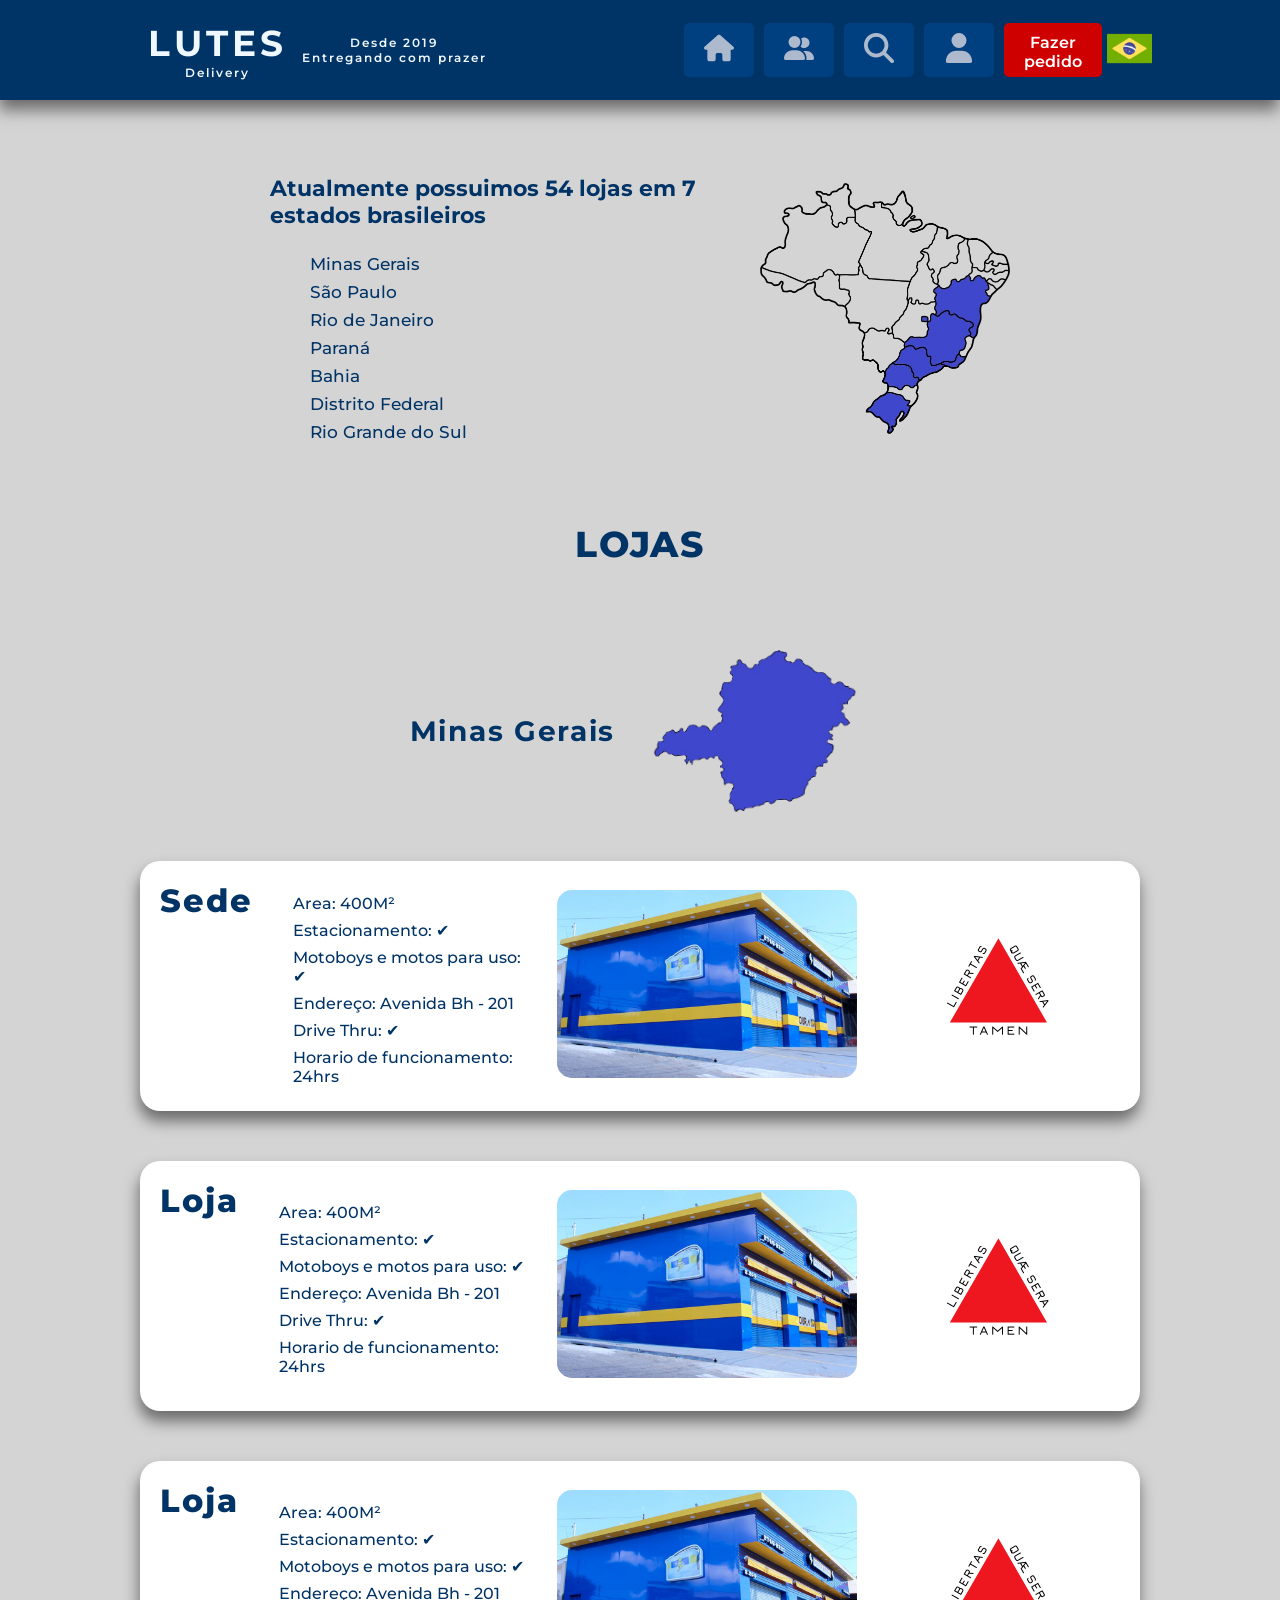
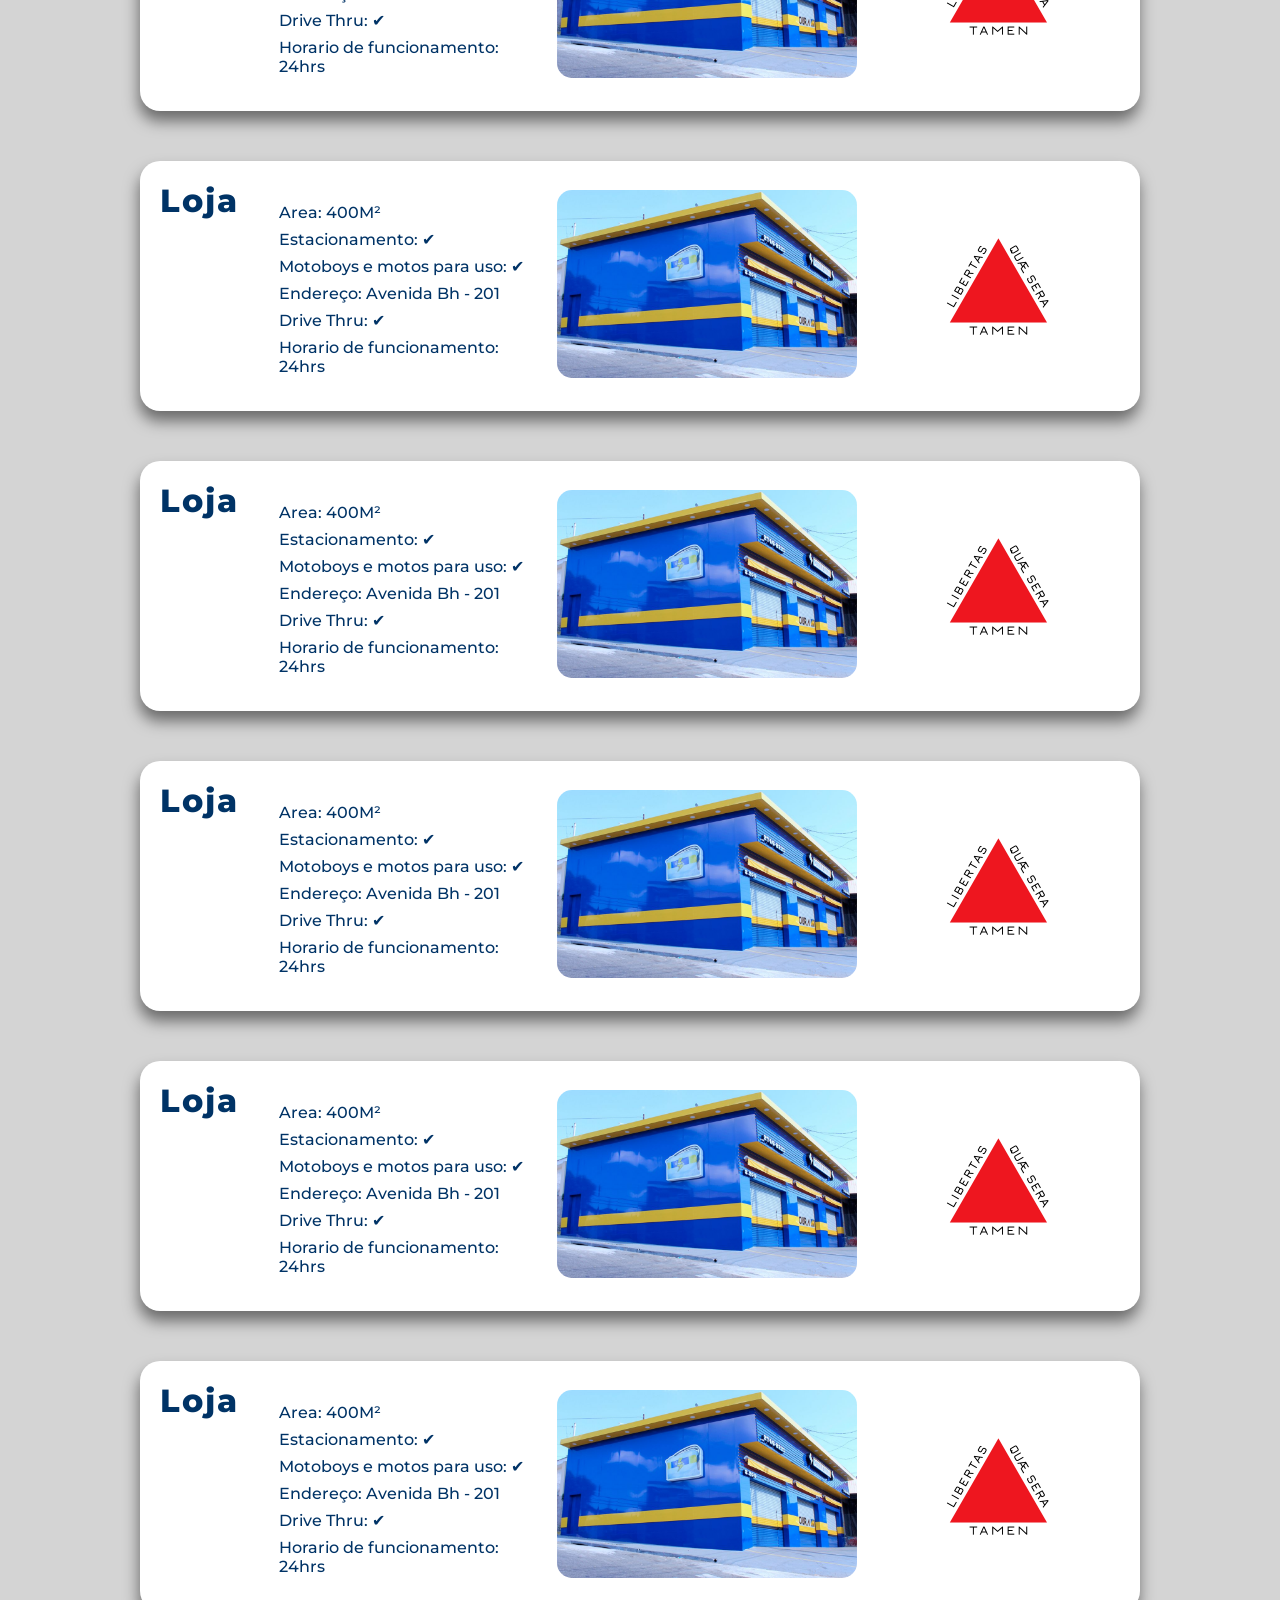
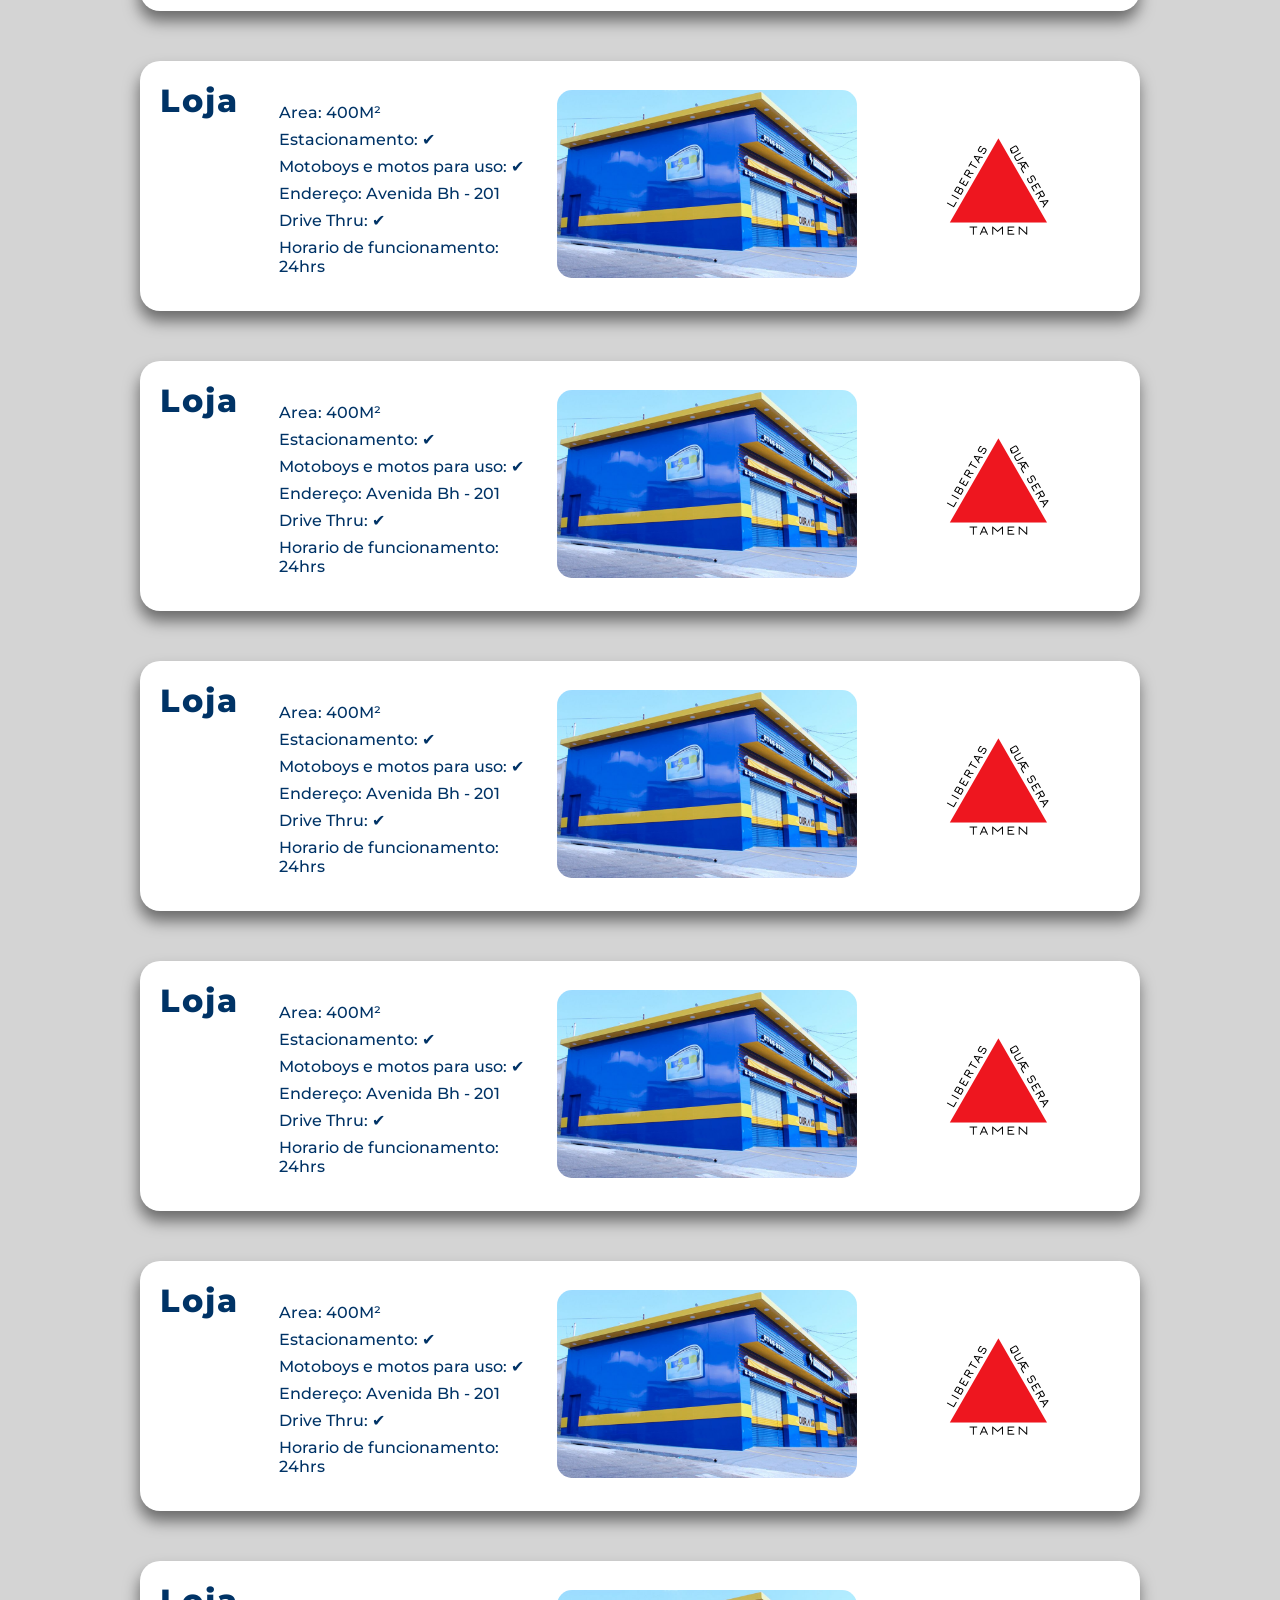
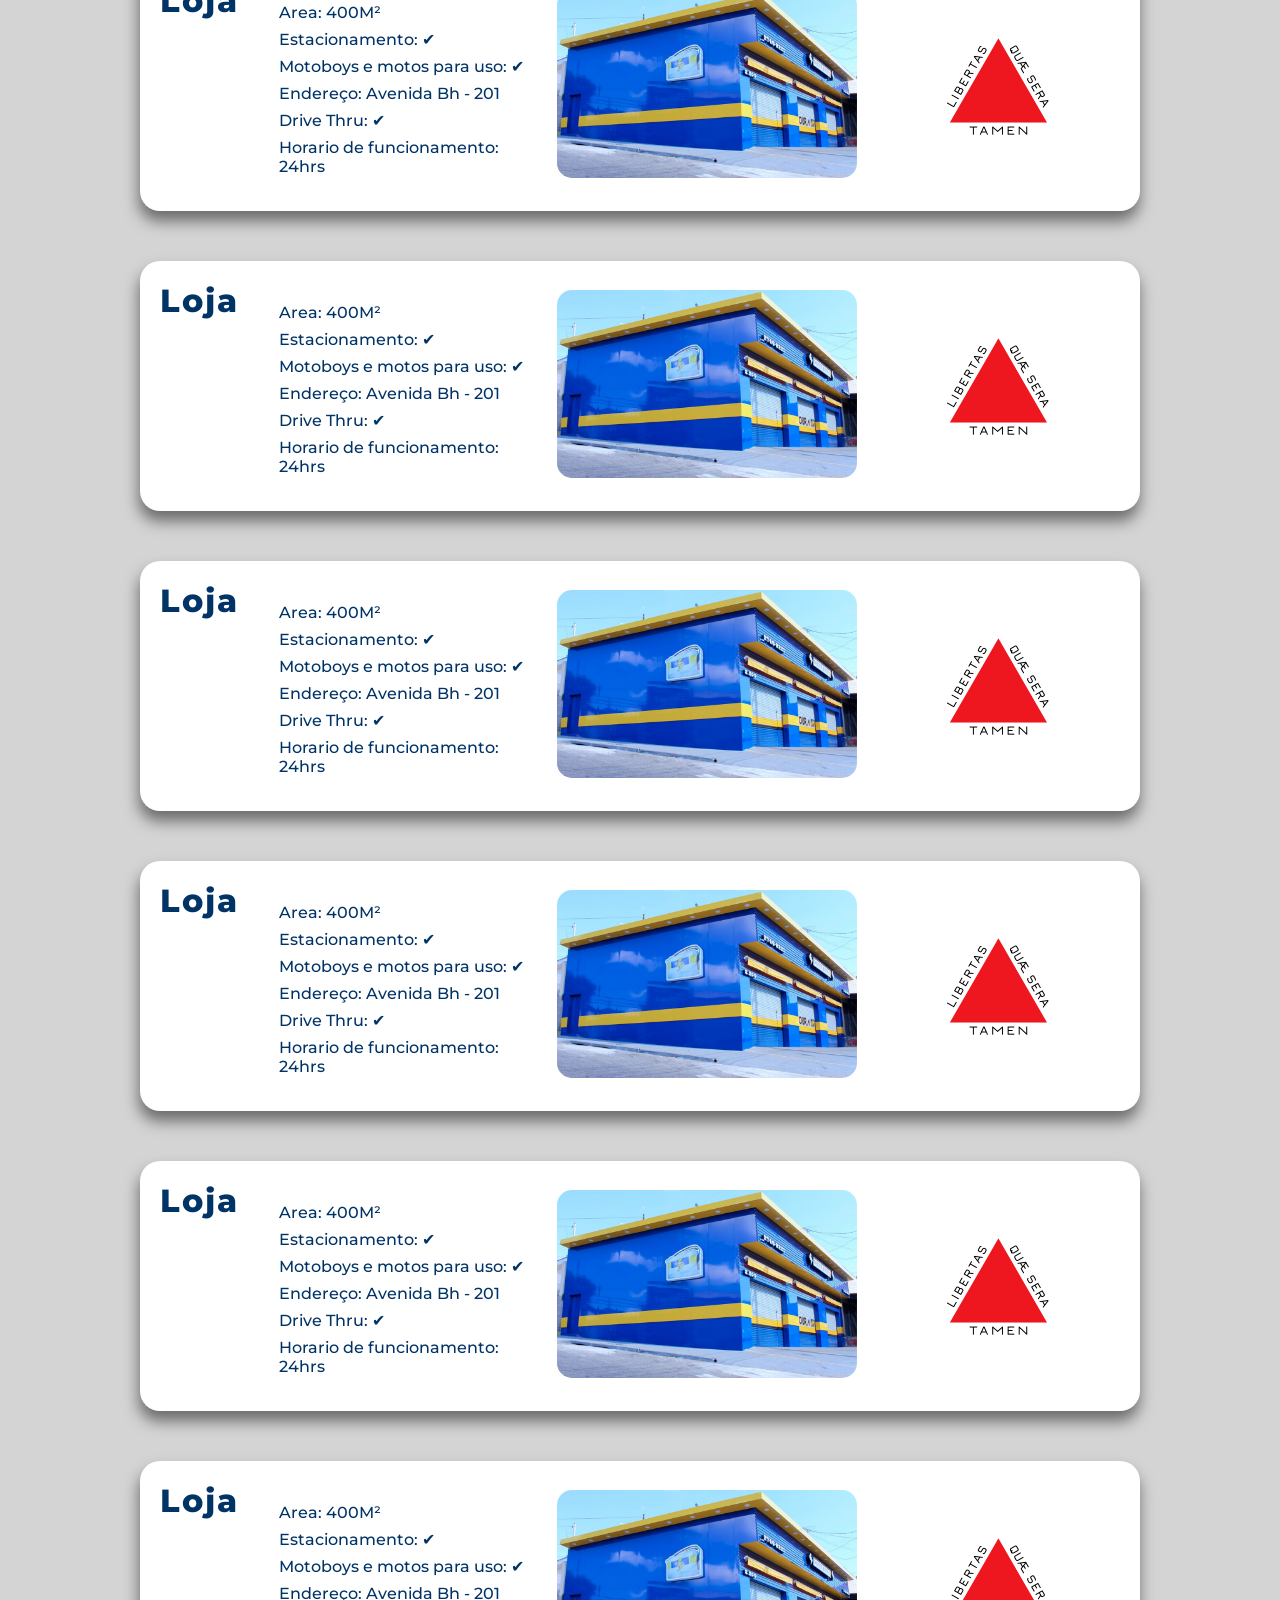
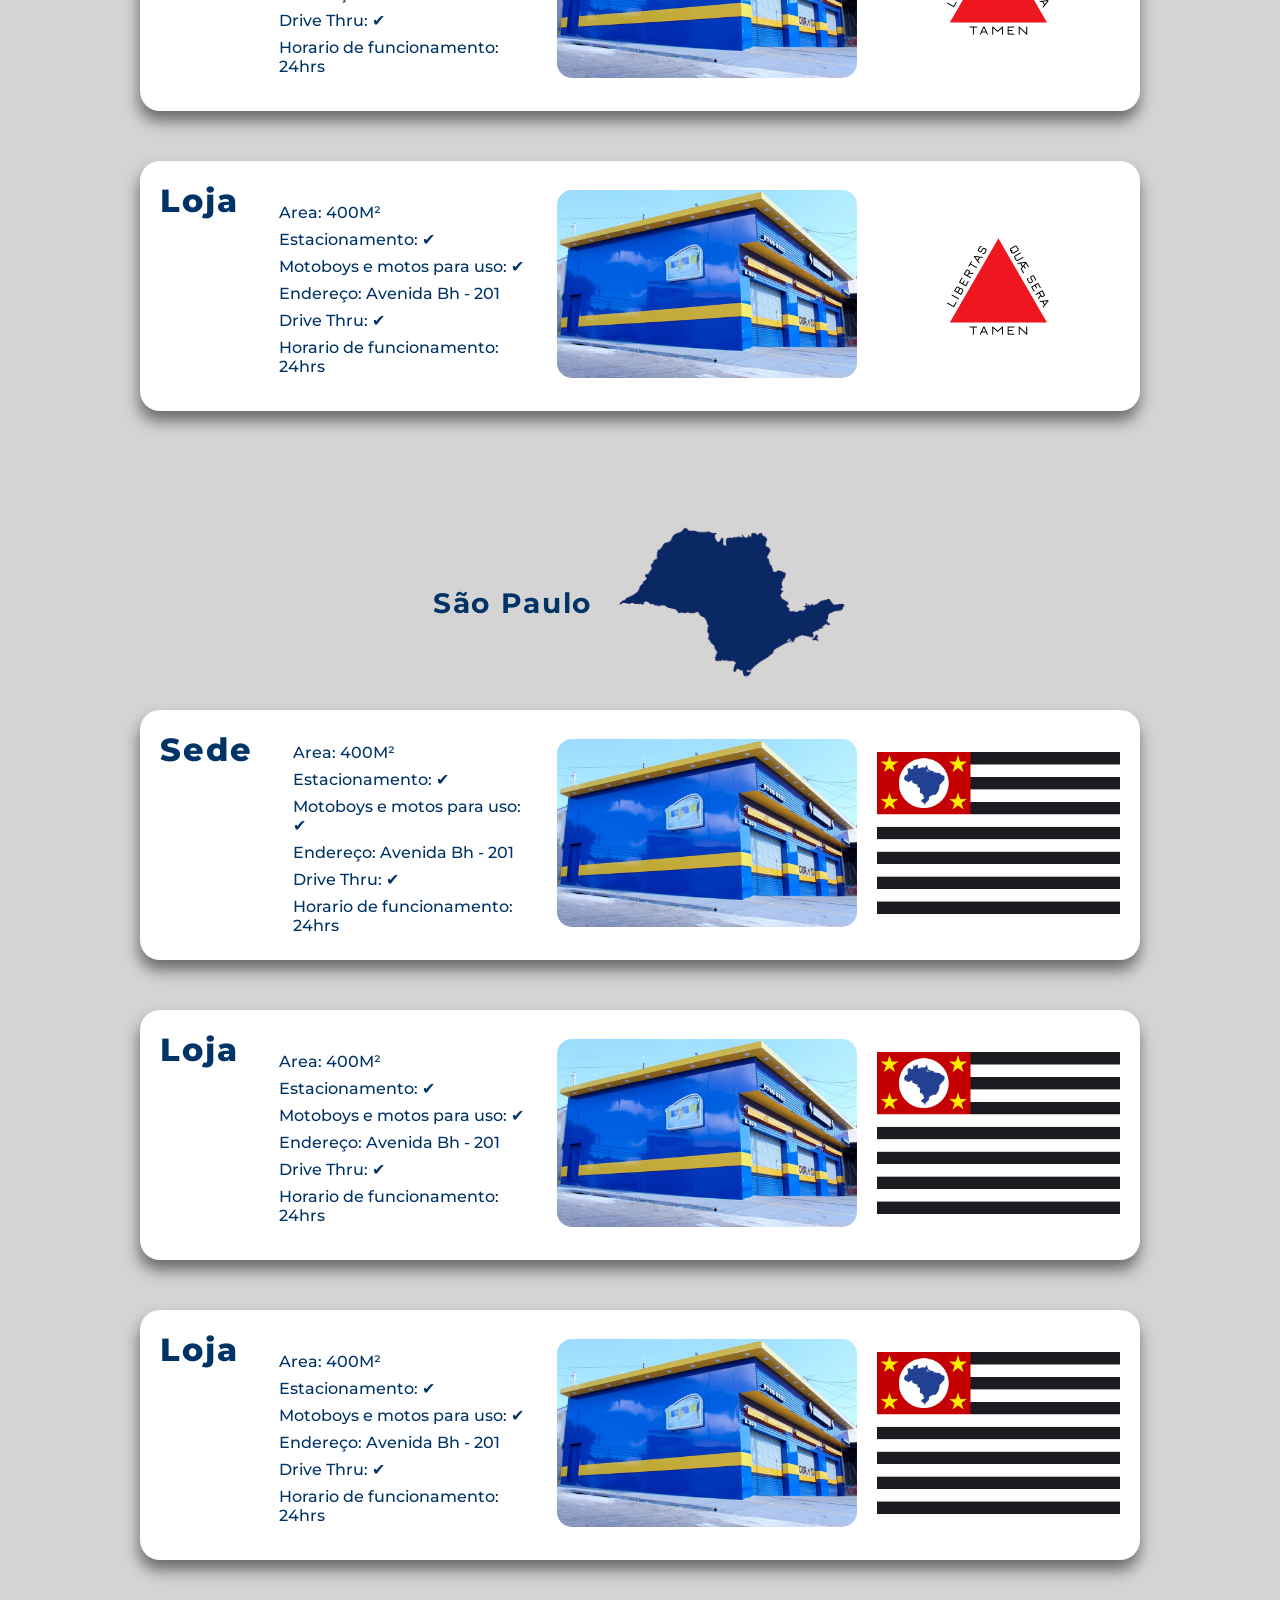
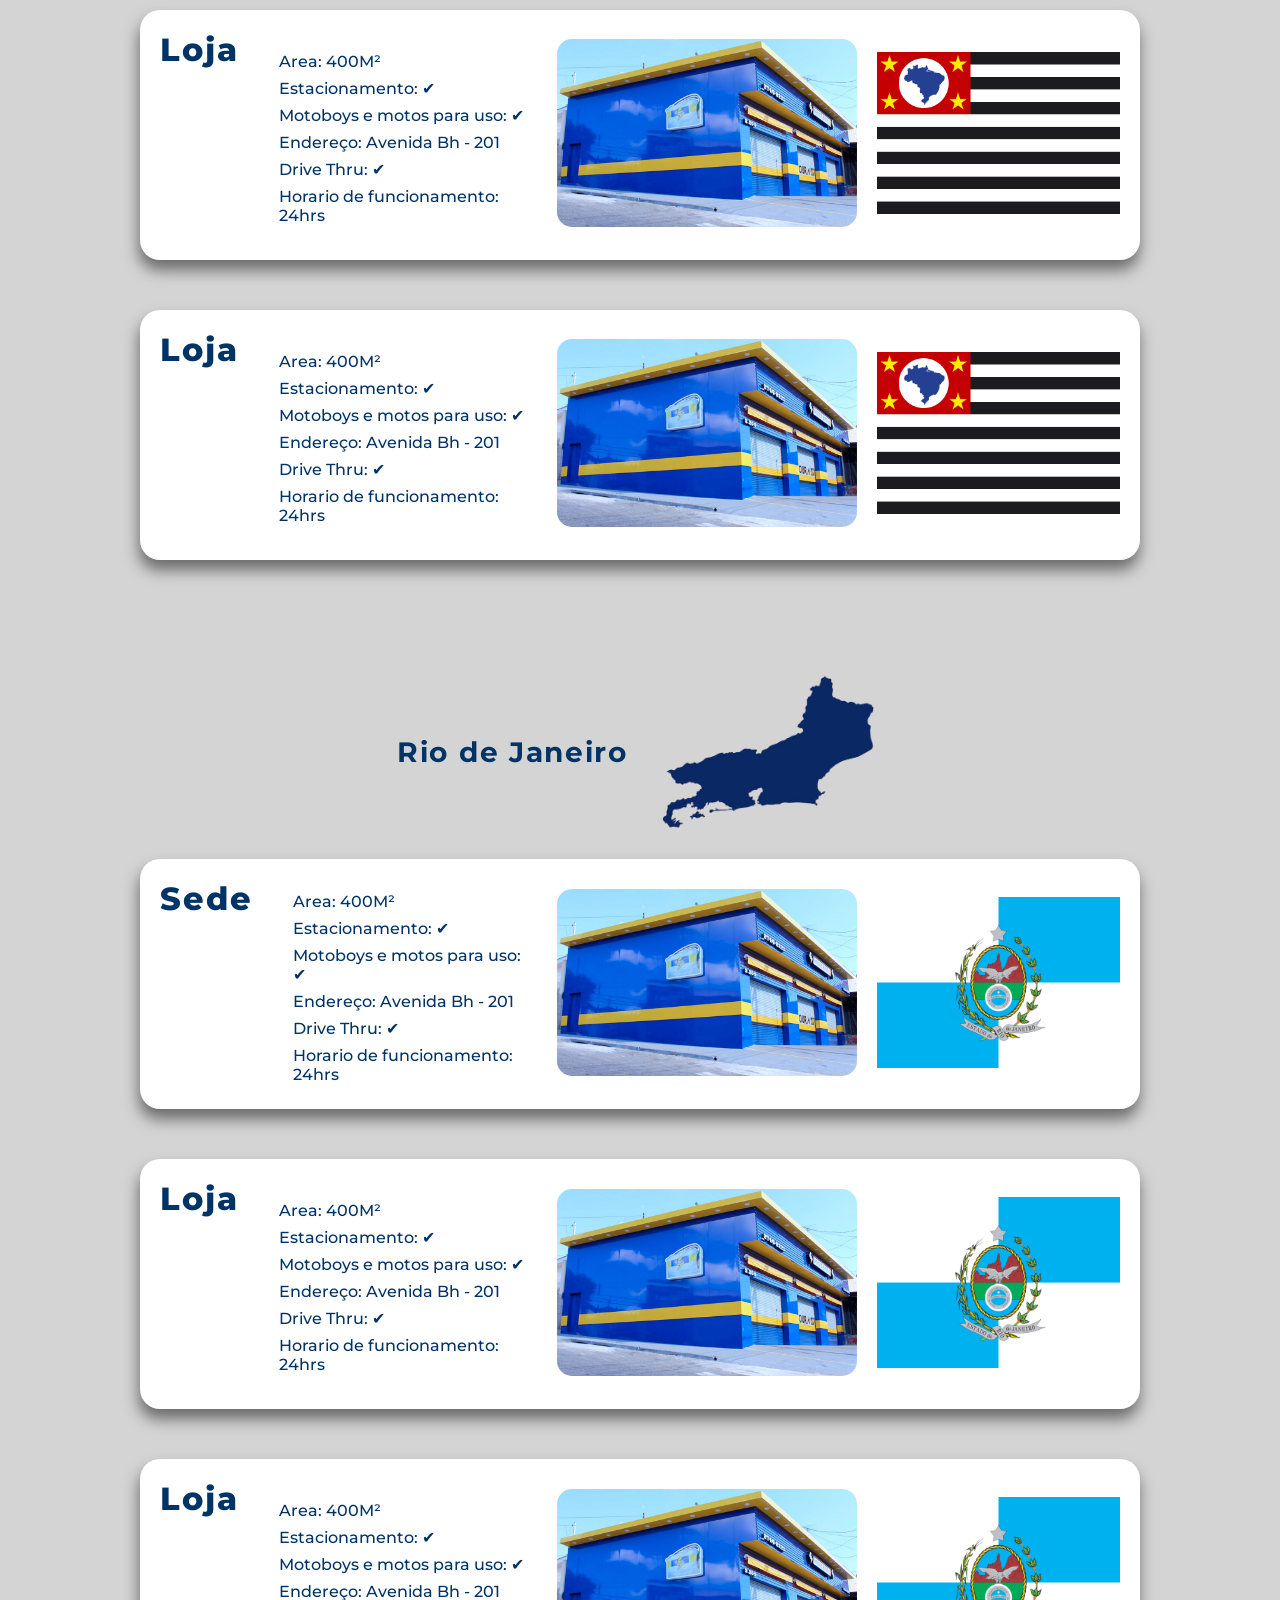
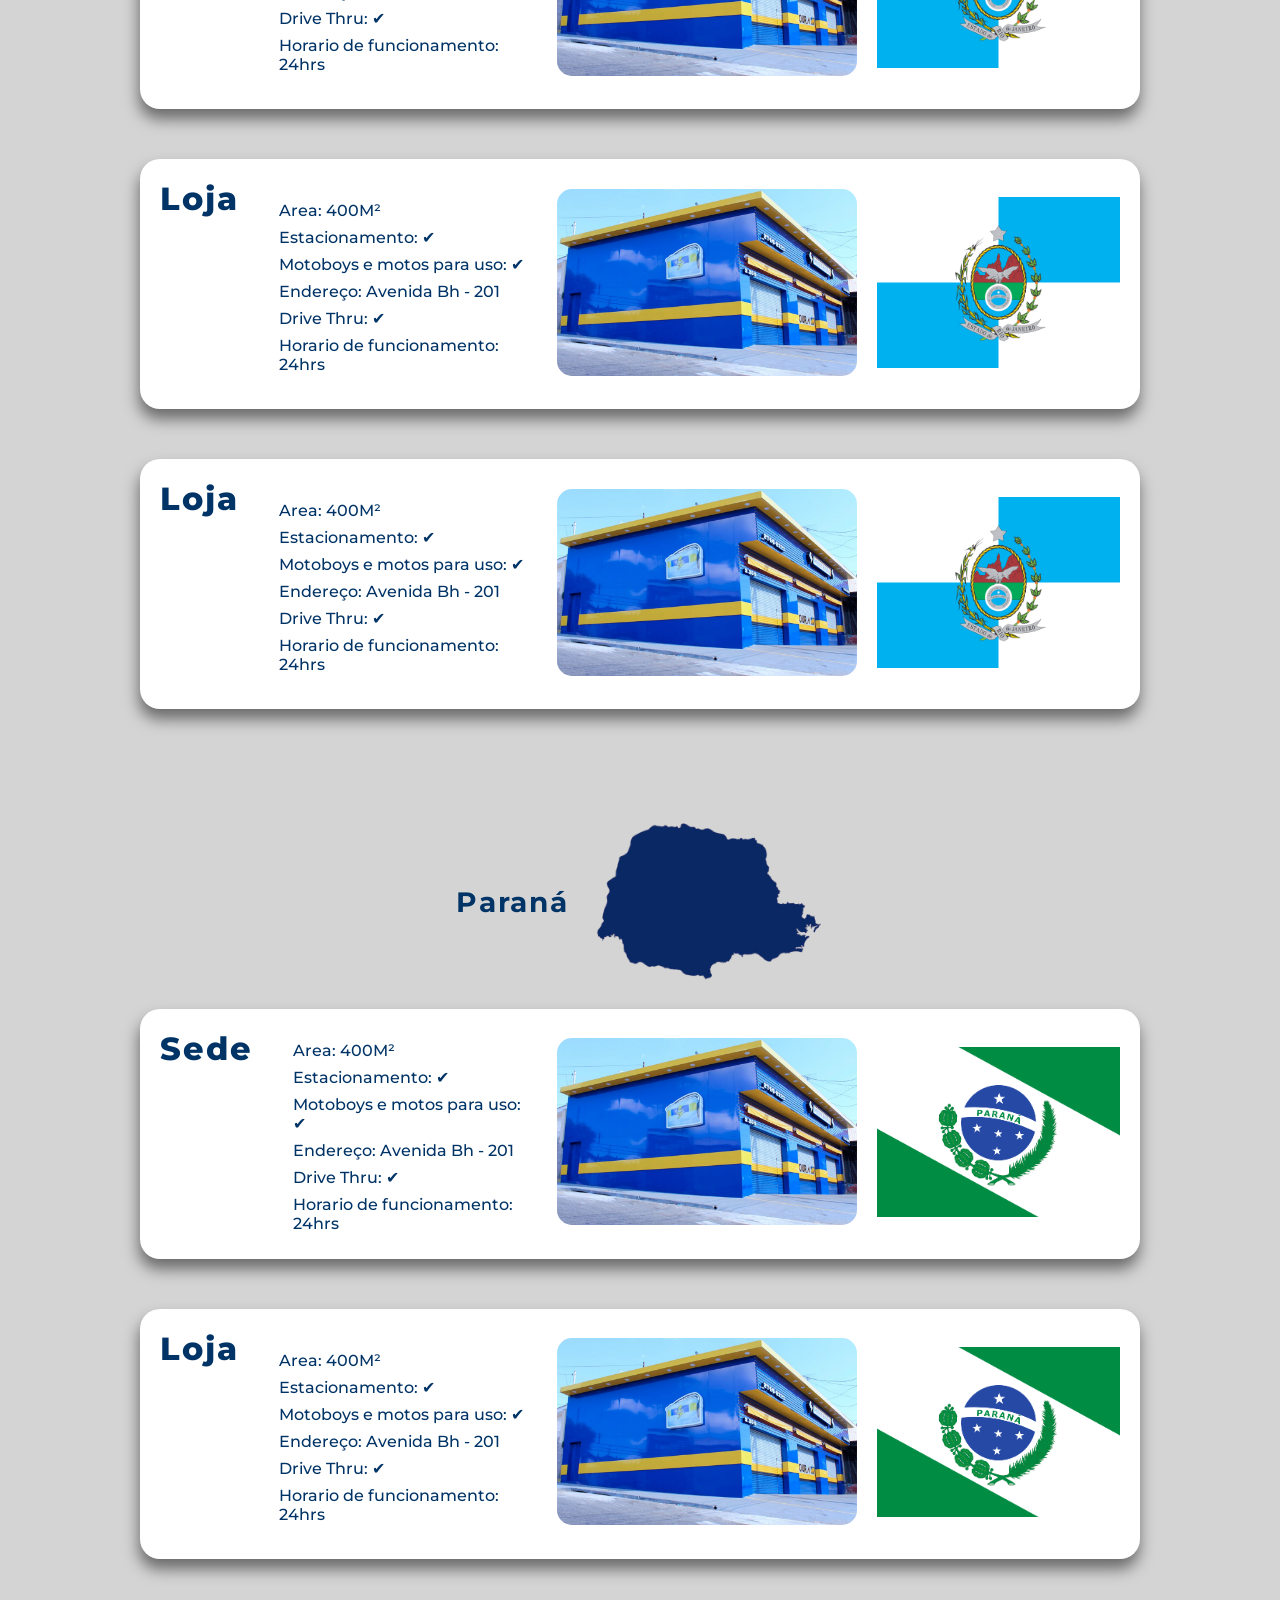
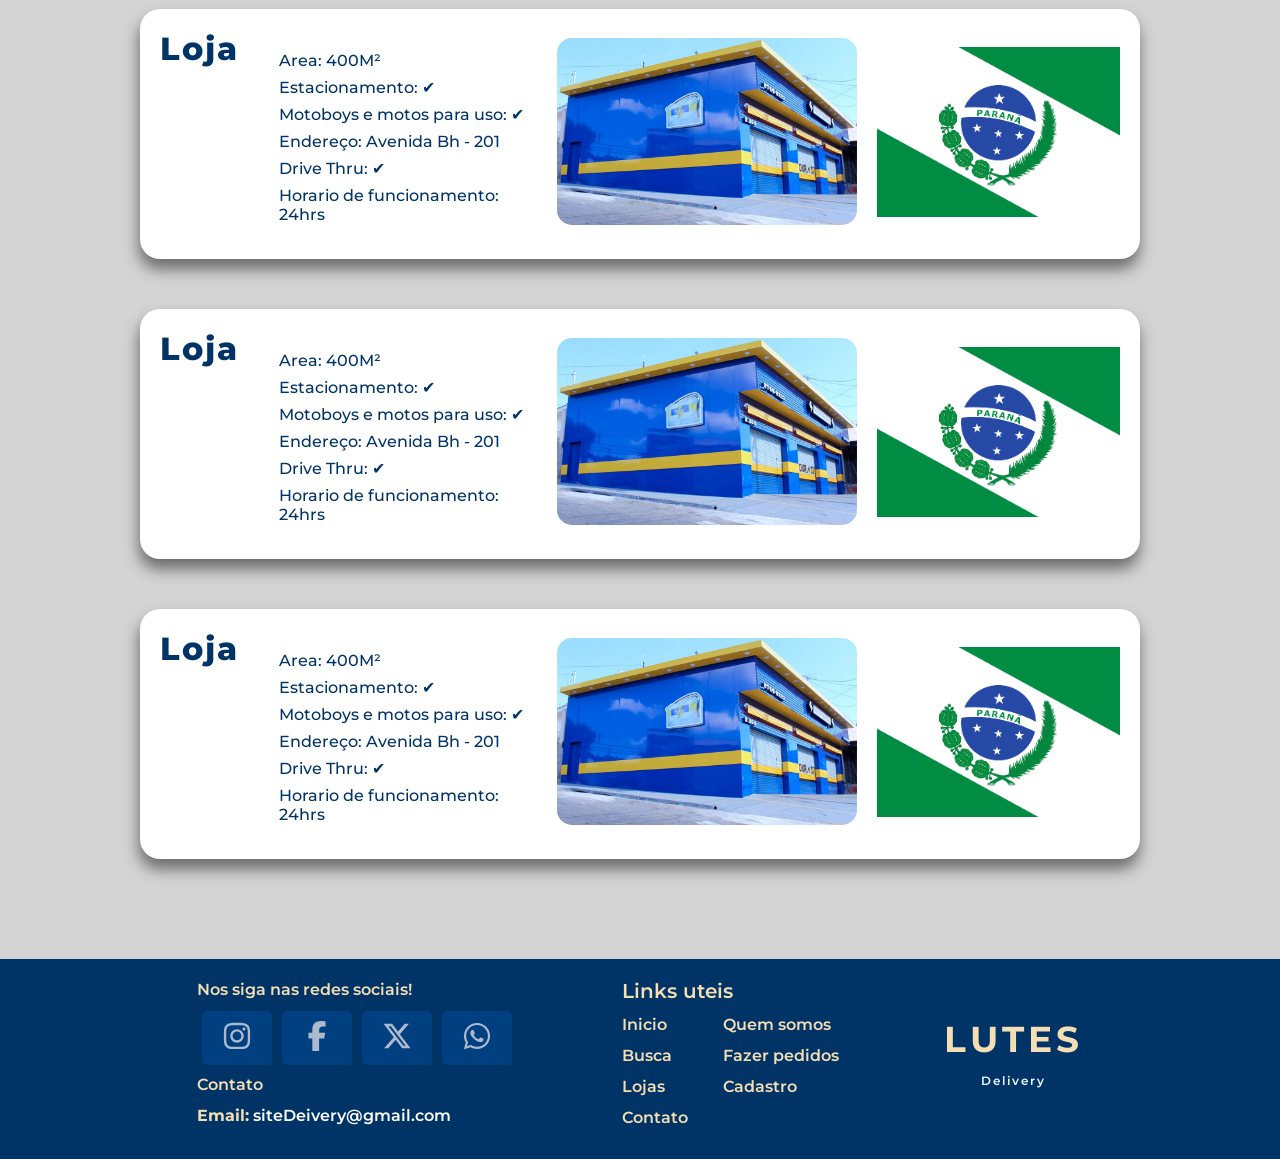
<file: lojas.html>
<!DOCTYPE html>
<html lang="en">
<head>
    <meta charset="UTF-8">
    <meta name="viewport" content="width=device-width, initial-scale=1.0">
    <title>Delivery</title>
    <link rel="stylesheet" href="lojas.css">
</head>
<body>

    <div class="cabecario">
        <div class="cabecarioContainer">
            <div class="cabecarioLogo">
                <div>
                    <p class="tituloFont">LUTES</p>
                    <p class="subTitle">Delivery</p>
                </div>
                <div class="cabecarioDesde">
                    <p>Desde 2019</p>
                    <p>Entregando com prazer</p>
                </div>
            </div>
            <div class="cabecarioButoes">
                <div class="tooltip">
                    <button class="cabecarioBotao" onclick="window.location.href='index.html'">                        
                        <svg xmlns="http://www.w3.org/2000/svg" viewBox="0 0 576 512"><path fill="#adb9cc" d="M575.8 255.5c0 18-15 32.1-32 32.1l-32 0 .7 160.2c0 2.7-.2 5.4-.5 8.1l0 16.2c0 22.1-17.9 40-40 40l-16 0c-1.1 0-2.2 0-3.3-.1c-1.4 .1-2.8 .1-4.2 .1L416 512l-24 0c-22.1 0-40-17.9-40-40l0-24 0-64c0-17.7-14.3-32-32-32l-64 0c-17.7 0-32 14.3-32 32l0 64 0 24c0 22.1-17.9 40-40 40l-24 0-31.9 0c-1.5 0-3-.1-4.5-.2c-1.2 .1-2.4 .2-3.6 .2l-16 0c-22.1 0-40-17.9-40-40l0-112c0-.9 0-1.9 .1-2.8l0-69.7-32 0c-18 0-32-14-32-32.1c0-9 3-17 10-24L266.4 8c7-7 15-8 22-8s15 2 21 7L564.8 231.5c8 7 12 15 11 24z"/></svg>
                    </button>
                    <div class="tooltiptext">
                        <p>Início</p>
                    </div>
                </div>
                
                <div class="tooltip">
                    <button class="cabecarioBotao" onclick="window.location.href='quem-somos.html'">
                        <svg xmlns="http://www.w3.org/2000/svg" viewBox="0 0 640 512"><path fill="#adb9cc" d="M96 128a128 128 0 1 1 256 0A128 128 0 1 1 96 128zM0 482.3C0 383.8 79.8 304 178.3 304l91.4 0C368.2 304 448 383.8 448 482.3c0 16.4-13.3 29.7-29.7 29.7L29.7 512C13.3 512 0 498.7 0 482.3zM609.3 512l-137.8 0c5.4-9.4 8.6-20.3 8.6-32l0-8c0-60.7-27.1-115.2-69.8-151.8c2.4-.1 4.7-.2 7.1-.2l61.4 0C567.8 320 640 392.2 640 481.3c0 17-13.8 30.7-30.7 30.7zM432 256c-31 0-59-12.6-79.3-32.9C372.4 196.5 384 163.6 384 128c0-26.8-6.6-52.1-18.3-74.3C384.3 40.1 407.2 32 432 32c61.9 0 112 50.1 112 112s-50.1 112-112 112z"/></svg>
                    </button>
                    <div class="tooltiptext">
                        <p>Quem somos</p>
                    </div>
                </div>
                
                <div class="tooltip">
                    <button class="cabecarioBotao" onclick="window.location.href='busca.html'">
                        <svg xmlns="http://www.w3.org/2000/svg" viewBox="0 0 512 512"><path fill="#adb9cc" d="M416 208c0 45.9-14.9 88.3-40 122.7L502.6 457.4c12.5 12.5 12.5 32.8 0 45.3s-32.8 12.5-45.3 0L330.7 376c-34.4 25.2-76.8 40-122.7 40C93.1 416 0 322.9 0 208S93.1 0 208 0S416 93.1 416 208zM208 352a144 144 0 1 0 0-288 144 144 0 1 0 0 288z"/></svg>
                    </button>
                    <div class="tooltiptext">
                        <p>Buscar produtos</p>
                    </div>
                </div>

                <div class="tooltip">
                    <button class="cabecarioBotao" onclick="window.location.href='cadastro.html'">
                        <svg xmlns="http://www.w3.org/2000/svg" viewBox="0 0 448 512"><path fill="#adb9cc" d="M224 256A128 128 0 1 0 224 0a128 128 0 1 0 0 256zm-45.7 48C79.8 304 0 383.8 0 482.3C0 498.7 13.3 512 29.7 512l388.6 0c16.4 0 29.7-13.3 29.7-29.7C448 383.8 368.2 304 269.7 304l-91.4 0z"/></svg>
                    </button>
                    <div class="tooltiptext">
                        <p>Cadastro</p>
                    </div>
                </div>
                
                <div class="tooltip">
                    <button class="cabecarioBotao botaoPedido"  onclick="window.location.href='pedidos.html'">
                        Fazer pedido
                    </button>
                    <div class="tooltiptext">
                        <p>Fazer um pedido</p>
                    </div>
                </div>
                
                <div class="tooltip">
                    <img class="cabecarioBandeiraBr" src="assets/206597.png" alt="">
                </div>
                
            </div>
        </div>
    </div>

    <div class="container">
        <div class="main">
            <div class="textoMap">
                <div class="textoMapP">
                    <p>Atualmente possuimos 54 lojas em 7 estados brasileiros</p>
                    <ul>
                        <li><a href="#minas">Minas Gerais</a></li>
                        <li><a href="#sp">São Paulo</a></li>
                        <li><a href="#rio-de-janeiro">Rio de Janeiro</a></li>
                        <li><a href="#parana">Paraná</a></li>
                        <li><a href="#bahia">Bahia</a></li>
                        <li><a href="#distrito-federal">Distrito Federal</a></li>
                        <li><a href="#rio-grande-do-sul">Rio Grande do Sul</a></li>
                    </ul>
                    
                </div>
                <img src="assets/vecteezy_doodle-freehand-drawing-of-brazil-map_12806947-removebg-preview.png" alt="">
            </div>
            <div class="lojas"> 
                <div class="center-center lojasTitulo">
                    <p>LOJAS</p>
                </div>
                <div>
                    <div style="margin-top: 50px;" id="minas">
                        <div class="tituloCards">
                            <p class="center-center estadosTitle">Minas Gerais</p>
                            <img src="assets/13212431-mapa-de-minas-gerais-estado-do-brasil-ilustracaoial-vetor-removebg-preview.png" alt="">
                        </div>
                        <div class="cards">
                            <div class="elementCard" onclick="goToMaps()">
                                <a href="https://mail.google.com" target="_blank"></a>
                                <div class="cardTitle">
                                    <p>Sede</p>
                                </div>
                                <div class="propLojas">
                                    <ul>
                                        <li>Area: 400M²</li>
                                        <li>Estacionamento: ✔</li>
                                        <li>Motoboys e motos para uso: ✔</li>
                                        <li>Endereço: Avenida Bh - 201</li>
                                        <li>Drive Thru: ✔</li>
                                        <li>Horario de funcionamento: 24hrs</li>
                                    </ul>
                                </div>
                                <div class="ftoLoja">
                                    <img src="assets/lojaFTO.jpg" alt="" width="300px">
                                </div>
                                <div>
                                    <img src="assets/Bandeira_de_Minas_Gerais.svg.png" alt="">
                                </div>
                            </div>
                            <div class="elementCard" onclick="goToMaps()">
                                <a href="https://mail.google.com" target="_blank"></a>
                                <div class="cardTitle">
                                    <p>Loja</p>
                                </div>
                                <div class="propLojas">
                                    <ul>
                                        <li>Area: 400M²</li>
                                        <li>Estacionamento: ✔</li>
                                        <li>Motoboys e motos para uso: ✔</li>
                                        <li>Endereço: Avenida Bh - 201</li>
                                        <li>Drive Thru: ✔</li>
                                        <li>Horario de funcionamento: 24hrs</li>
                                    </ul>
                                </div>
                                <div class="ftoLoja">
                                    <img src="assets/lojaFTO.jpg" alt="" width="300px">
                                </div>
                                <div>
                                    <img src="assets/Bandeira_de_Minas_Gerais.svg.png" alt="">
                                </div>
                            </div>
                            <div class="elementCard" onclick="goToMaps()">
                                <a href="https://mail.google.com" target="_blank"></a>
                                <div class="cardTitle">
                                    <p>Loja</p>
                                </div>
                                <div class="propLojas">
                                    <ul>
                                        <li>Area: 400M²</li>
                                        <li>Estacionamento: ✔</li>
                                        <li>Motoboys e motos para uso: ✔</li>
                                        <li>Endereço: Avenida Bh - 201</li>
                                        <li>Drive Thru: ✔</li>
                                        <li>Horario de funcionamento: 24hrs</li>
                                    </ul>
                                </div>
                                <div class="ftoLoja">
                                    <img src="assets/lojaFTO.jpg" alt="" width="300px">
                                </div>
                                <div>
                                    <img src="assets/Bandeira_de_Minas_Gerais.svg.png" alt="">
                                </div>
                            </div>
                            <div class="elementCard" onclick="goToMaps()">
                                <a href="https://mail.google.com" target="_blank"></a>
                                <div class="cardTitle">
                                    <p>Loja</p>
                                </div>
                                <div class="propLojas">
                                    <ul>
                                        <li>Area: 400M²</li>
                                        <li>Estacionamento: ✔</li>
                                        <li>Motoboys e motos para uso: ✔</li>
                                        <li>Endereço: Avenida Bh - 201</li>
                                        <li>Drive Thru: ✔</li>
                                        <li>Horario de funcionamento: 24hrs</li>
                                    </ul>
                                </div>
                                <div class="ftoLoja">
                                    <img src="assets/lojaFTO.jpg" alt="" width="300px">
                                </div>
                                <div>
                                    <img src="assets/Bandeira_de_Minas_Gerais.svg.png" alt="">
                                </div>
                            </div>
                            <div class="elementCard" onclick="goToMaps()">
                                <a href="https://mail.google.com" target="_blank"></a>
                                <div class="cardTitle">
                                    <p>Loja</p>
                                </div>
                                <div class="propLojas">
                                    <ul>
                                        <li>Area: 400M²</li>
                                        <li>Estacionamento: ✔</li>
                                        <li>Motoboys e motos para uso: ✔</li>
                                        <li>Endereço: Avenida Bh - 201</li>
                                        <li>Drive Thru: ✔</li>
                                        <li>Horario de funcionamento: 24hrs</li>
                                    </ul>
                                </div>
                                <div class="ftoLoja">
                                    <img src="assets/lojaFTO.jpg" alt="" width="300px">
                                </div>
                                <div>
                                    <img src="assets/Bandeira_de_Minas_Gerais.svg.png" alt="">
                                </div>
                            </div>
                            <div class="elementCard" onclick="goToMaps()">
                                <a href="https://mail.google.com" target="_blank"></a>
                                <div class="cardTitle">
                                    <p>Loja</p>
                                </div>
                                <div class="propLojas">
                                    <ul>
                                        <li>Area: 400M²</li>
                                        <li>Estacionamento: ✔</li>
                                        <li>Motoboys e motos para uso: ✔</li>
                                        <li>Endereço: Avenida Bh - 201</li>
                                        <li>Drive Thru: ✔</li>
                                        <li>Horario de funcionamento: 24hrs</li>
                                    </ul>
                                </div>
                                <div class="ftoLoja">
                                    <img src="assets/lojaFTO.jpg" alt="" width="300px">
                                </div>
                                <div>
                                    <img src="assets/Bandeira_de_Minas_Gerais.svg.png" alt="">
                                </div>
                            </div>
                            <div class="elementCard" onclick="goToMaps()">
                                <a href="https://mail.google.com" target="_blank"></a>
                                <div class="cardTitle">
                                    <p>Loja</p>
                                </div>
                                <div class="propLojas">
                                    <ul>
                                        <li>Area: 400M²</li>
                                        <li>Estacionamento: ✔</li>
                                        <li>Motoboys e motos para uso: ✔</li>
                                        <li>Endereço: Avenida Bh - 201</li>
                                        <li>Drive Thru: ✔</li>
                                        <li>Horario de funcionamento: 24hrs</li>
                                    </ul>
                                </div>
                                <div class="ftoLoja">
                                    <img src="assets/lojaFTO.jpg" alt="" width="300px">
                                </div>
                                <div>
                                    <img src="assets/Bandeira_de_Minas_Gerais.svg.png" alt="">
                                </div>
                            </div>
                            <div class="elementCard" onclick="goToMaps()">
                                <a href="https://mail.google.com" target="_blank"></a>
                                <div class="cardTitle">
                                    <p>Loja</p>
                                </div>
                                <div class="propLojas">
                                    <ul>
                                        <li>Area: 400M²</li>
                                        <li>Estacionamento: ✔</li>
                                        <li>Motoboys e motos para uso: ✔</li>
                                        <li>Endereço: Avenida Bh - 201</li>
                                        <li>Drive Thru: ✔</li>
                                        <li>Horario de funcionamento: 24hrs</li>
                                    </ul>
                                </div>
                                <div class="ftoLoja">
                                    <img src="assets/lojaFTO.jpg" alt="" width="300px">
                                </div>
                                <div>
                                    <img src="assets/Bandeira_de_Minas_Gerais.svg.png" alt="">
                                </div>
                            </div>
                            <div class="elementCard" onclick="goToMaps()">
                                <a href="https://mail.google.com" target="_blank"></a>
                                <div class="cardTitle">
                                    <p>Loja</p>
                                </div>
                                <div class="propLojas">
                                    <ul>
                                        <li>Area: 400M²</li>
                                        <li>Estacionamento: ✔</li>
                                        <li>Motoboys e motos para uso: ✔</li>
                                        <li>Endereço: Avenida Bh - 201</li>
                                        <li>Drive Thru: ✔</li>
                                        <li>Horario de funcionamento: 24hrs</li>
                                    </ul>
                                </div>
                                <div class="ftoLoja">
                                    <img src="assets/lojaFTO.jpg" alt="" width="300px">
                                </div>
                                <div>
                                    <img src="assets/Bandeira_de_Minas_Gerais.svg.png" alt="">
                                </div>
                            </div>
                            <div class="elementCard" onclick="goToMaps()">
                                <a href="https://mail.google.com" target="_blank"></a>
                                <div class="cardTitle">
                                    <p>Loja</p>
                                </div>
                                <div class="propLojas">
                                    <ul>
                                        <li>Area: 400M²</li>
                                        <li>Estacionamento: ✔</li>
                                        <li>Motoboys e motos para uso: ✔</li>
                                        <li>Endereço: Avenida Bh - 201</li>
                                        <li>Drive Thru: ✔</li>
                                        <li>Horario de funcionamento: 24hrs</li>
                                    </ul>
                                </div>
                                <div class="ftoLoja">
                                    <img src="assets/lojaFTO.jpg" alt="" width="300px">
                                </div>
                                <div>
                                    <img src="assets/Bandeira_de_Minas_Gerais.svg.png" alt="">
                                </div>
                            </div>
                            <div class="elementCard" onclick="goToMaps()">
                                <a href="https://mail.google.com" target="_blank"></a>
                                <div class="cardTitle">
                                    <p>Loja</p>
                                </div>
                                <div class="propLojas">
                                    <ul>
                                        <li>Area: 400M²</li>
                                        <li>Estacionamento: ✔</li>
                                        <li>Motoboys e motos para uso: ✔</li>
                                        <li>Endereço: Avenida Bh - 201</li>
                                        <li>Drive Thru: ✔</li>
                                        <li>Horario de funcionamento: 24hrs</li>
                                    </ul>
                                </div>
                                <div class="ftoLoja">
                                    <img src="assets/lojaFTO.jpg" alt="" width="300px">
                                </div>
                                <div>
                                    <img src="assets/Bandeira_de_Minas_Gerais.svg.png" alt="">
                                </div>
                            </div>
                            <div class="elementCard" onclick="goToMaps()">
                                <a href="https://mail.google.com" target="_blank"></a>
                                <div class="cardTitle">
                                    <p>Loja</p>
                                </div>
                                <div class="propLojas">
                                    <ul>
                                        <li>Area: 400M²</li>
                                        <li>Estacionamento: ✔</li>
                                        <li>Motoboys e motos para uso: ✔</li>
                                        <li>Endereço: Avenida Bh - 201</li>
                                        <li>Drive Thru: ✔</li>
                                        <li>Horario de funcionamento: 24hrs</li>
                                    </ul>
                                </div>
                                <div class="ftoLoja">
                                    <img src="assets/lojaFTO.jpg" alt="" width="300px">
                                </div>
                                <div>
                                    <img src="assets/Bandeira_de_Minas_Gerais.svg.png" alt="">
                                </div>
                            </div>
                            <div class="elementCard" onclick="goToMaps()">
                                <a href="https://mail.google.com" target="_blank"></a>
                                <div class="cardTitle">
                                    <p>Loja</p>
                                </div>
                                <div class="propLojas">
                                    <ul>
                                        <li>Area: 400M²</li>
                                        <li>Estacionamento: ✔</li>
                                        <li>Motoboys e motos para uso: ✔</li>
                                        <li>Endereço: Avenida Bh - 201</li>
                                        <li>Drive Thru: ✔</li>
                                        <li>Horario de funcionamento: 24hrs</li>
                                    </ul>
                                </div>
                                <div class="ftoLoja">
                                    <img src="assets/lojaFTO.jpg" alt="" width="300px">
                                </div>
                                <div>
                                    <img src="assets/Bandeira_de_Minas_Gerais.svg.png" alt="">
                                </div>
                            </div>
                            <div class="elementCard" onclick="goToMaps()">
                                <a href="https://mail.google.com" target="_blank"></a>
                                <div class="cardTitle">
                                    <p>Loja</p>
                                </div>
                                <div class="propLojas">
                                    <ul>
                                        <li>Area: 400M²</li>
                                        <li>Estacionamento: ✔</li>
                                        <li>Motoboys e motos para uso: ✔</li>
                                        <li>Endereço: Avenida Bh - 201</li>
                                        <li>Drive Thru: ✔</li>
                                        <li>Horario de funcionamento: 24hrs</li>
                                    </ul>
                                </div>
                                <div class="ftoLoja">
                                    <img src="assets/lojaFTO.jpg" alt="" width="300px">
                                </div>
                                <div>
                                    <img src="assets/Bandeira_de_Minas_Gerais.svg.png" alt="">
                                </div>
                            </div>
                            <div class="elementCard" onclick="goToMaps()">
                                <a href="https://mail.google.com" target="_blank"></a>
                                <div class="cardTitle">
                                    <p>Loja</p>
                                </div>
                                <div class="propLojas">
                                    <ul>
                                        <li>Area: 400M²</li>
                                        <li>Estacionamento: ✔</li>
                                        <li>Motoboys e motos para uso: ✔</li>
                                        <li>Endereço: Avenida Bh - 201</li>
                                        <li>Drive Thru: ✔</li>
                                        <li>Horario de funcionamento: 24hrs</li>
                                    </ul>
                                </div>
                                <div class="ftoLoja">
                                    <img src="assets/lojaFTO.jpg" alt="" width="300px">
                                </div>
                                <div>
                                    <img src="assets/Bandeira_de_Minas_Gerais.svg.png" alt="">
                                </div>
                            </div>
                            <div class="elementCard" onclick="goToMaps()">
                                <a href="https://mail.google.com" target="_blank"></a>
                                <div class="cardTitle">
                                    <p>Loja</p>
                                </div>
                                <div class="propLojas">
                                    <ul>
                                        <li>Area: 400M²</li>
                                        <li>Estacionamento: ✔</li>
                                        <li>Motoboys e motos para uso: ✔</li>
                                        <li>Endereço: Avenida Bh - 201</li>
                                        <li>Drive Thru: ✔</li>
                                        <li>Horario de funcionamento: 24hrs</li>
                                    </ul>
                                </div>
                                <div class="ftoLoja">
                                    <img src="assets/lojaFTO.jpg" alt="" width="300px">
                                </div>
                                <div>
                                    <img src="assets/Bandeira_de_Minas_Gerais.svg.png" alt="">
                                </div>
                            </div>
                            <div class="elementCard" onclick="goToMaps()">
                                <a href="https://mail.google.com" target="_blank"></a>
                                <div class="cardTitle">
                                    <p>Loja</p>
                                </div>
                                <div class="propLojas">
                                    <ul>
                                        <li>Area: 400M²</li>
                                        <li>Estacionamento: ✔</li>
                                        <li>Motoboys e motos para uso: ✔</li>
                                        <li>Endereço: Avenida Bh - 201</li>
                                        <li>Drive Thru: ✔</li>
                                        <li>Horario de funcionamento: 24hrs</li>
                                    </ul>
                                </div>
                                <div class="ftoLoja">
                                    <img src="assets/lojaFTO.jpg" alt="" width="300px">
                                </div>
                                <div>
                                    <img src="assets/Bandeira_de_Minas_Gerais.svg.png" alt="">
                                </div>
                            </div>
                            <div class="elementCard" onclick="goToMaps()">
                                <a href="https://mail.google.com" target="_blank"></a>
                                <div class="cardTitle">
                                    <p>Loja</p>
                                </div>
                                <div class="propLojas">
                                    <ul>
                                        <li>Area: 400M²</li>
                                        <li>Estacionamento: ✔</li>
                                        <li>Motoboys e motos para uso: ✔</li>
                                        <li>Endereço: Avenida Bh - 201</li>
                                        <li>Drive Thru: ✔</li>
                                        <li>Horario de funcionamento: 24hrs</li>
                                    </ul>
                                </div>
                                <div class="ftoLoja">
                                    <img src="assets/lojaFTO.jpg" alt="" width="300px">
                                </div>
                                <div>
                                    <img src="assets/Bandeira_de_Minas_Gerais.svg.png" alt="">
                                </div>
                            </div>
                            <div class="elementCard" onclick="goToMaps()">
                                <a href="https://mail.google.com" target="_blank"></a>
                                <div class="cardTitle">
                                    <p>Loja</p>
                                </div>
                                <div class="propLojas">
                                    <ul>
                                        <li>Area: 400M²</li>
                                        <li>Estacionamento: ✔</li>
                                        <li>Motoboys e motos para uso: ✔</li>
                                        <li>Endereço: Avenida Bh - 201</li>
                                        <li>Drive Thru: ✔</li>
                                        <li>Horario de funcionamento: 24hrs</li>
                                    </ul>
                                </div>
                                <div class="ftoLoja">
                                    <img src="assets/lojaFTO.jpg" alt="" width="300px">
                                </div>
                                <div>
                                    <img src="assets/Bandeira_de_Minas_Gerais.svg.png" alt="">
                                </div>
                            </div>
                            <div class="elementCard" onclick="goToMaps()">
                                <a href="https://mail.google.com" target="_blank"></a>
                                <div class="cardTitle">
                                    <p>Loja</p>
                                </div>
                                <div class="propLojas">
                                    <ul>
                                        <li>Area: 400M²</li>
                                        <li>Estacionamento: ✔</li>
                                        <li>Motoboys e motos para uso: ✔</li>
                                        <li>Endereço: Avenida Bh - 201</li>
                                        <li>Drive Thru: ✔</li>
                                        <li>Horario de funcionamento: 24hrs</li>
                                    </ul>
                                </div>
                                <div class="ftoLoja">
                                    <img src="assets/lojaFTO.jpg" alt="" width="300px">
                                </div>
                                <div>
                                    <img src="assets/Bandeira_de_Minas_Gerais.svg.png" alt="">
                                </div>
                            </div>
                        </div>
                    </div>
                    <div style="margin-top: 50px;" id="sp">
                        <div class="tituloCards">
                            <p class="center-center estadosTitle">São Paulo</p>
                            <img src="assets/istockphoto-1205247284-612x612-removebg-preview.png" alt="">
                        </div>
                        <div class="cards">
                            <div class="elementCard" onclick="goToMaps()">
                                <a href="https://mail.google.com" target="_blank"></a>
                                <div class="cardTitle">
                                    <p>Sede</p>
                                </div>
                                <div class="propLojas">
                                    <ul>
                                        <li>Area: 400M²</li>
                                        <li>Estacionamento: ✔</li>
                                        <li>Motoboys e motos para uso: ✔</li>
                                        <li>Endereço: Avenida Bh - 201</li>
                                        <li>Drive Thru: ✔</li>
                                        <li>Horario de funcionamento: 24hrs</li>
                                    </ul>
                                </div>
                                <div class="ftoLoja">
                                    <img src="assets/lojaFTO.jpg" alt="" width="300px">
                                </div>
                                <div class="bandSp">
                                    <img src="assets/Bandeira_do_estado_de_São_Paulo.svg.png" alt="">
                                </div>
                            </div>
                            <div class="elementCard" onclick="goToMaps()">
                                <a href="https://mail.google.com" target="_blank"></a>
                                <div class="cardTitle">
                                    <p>Loja</p>
                                </div>
                                <div class="propLojas">
                                    <ul>
                                        <li>Area: 400M²</li>
                                        <li>Estacionamento: ✔</li>
                                        <li>Motoboys e motos para uso: ✔</li>
                                        <li>Endereço: Avenida Bh - 201</li>
                                        <li>Drive Thru: ✔</li>
                                        <li>Horario de funcionamento: 24hrs</li>
                                    </ul>
                                </div>
                                <div class="ftoLoja">
                                    <img src="assets/lojaFTO.jpg" alt="" width="300px">
                                </div>
                                <div class="bandSp">
                                    <img src="assets/Bandeira_do_estado_de_São_Paulo.svg.png" alt="">
                                </div>
                            </div>
                            <div class="elementCard" onclick="goToMaps()">
                                <a href="https://mail.google.com" target="_blank"></a>
                                <div class="cardTitle">
                                    <p>Loja</p>
                                </div>
                                <div class="propLojas">
                                    <ul>
                                        <li>Area: 400M²</li>
                                        <li>Estacionamento: ✔</li>
                                        <li>Motoboys e motos para uso: ✔</li>
                                        <li>Endereço: Avenida Bh - 201</li>
                                        <li>Drive Thru: ✔</li>
                                        <li>Horario de funcionamento: 24hrs</li>
                                    </ul>
                                </div>
                                <div class="ftoLoja">
                                    <img src="assets/lojaFTO.jpg" alt="" width="300px">
                                </div>
                                <div class="bandSp">
                                    <img src="assets/Bandeira_do_estado_de_São_Paulo.svg.png" alt="">
                                </div>
                            </div>
                            <div class="elementCard" onclick="goToMaps()">
                                <a href="https://mail.google.com" target="_blank"></a>
                                <div class="cardTitle">
                                    <p>Loja</p>
                                </div>
                                <div class="propLojas">
                                    <ul>
                                        <li>Area: 400M²</li>
                                        <li>Estacionamento: ✔</li>
                                        <li>Motoboys e motos para uso: ✔</li>
                                        <li>Endereço: Avenida Bh - 201</li>
                                        <li>Drive Thru: ✔</li>
                                        <li>Horario de funcionamento: 24hrs</li>
                                    </ul>
                                </div>
                                <div class="ftoLoja">
                                    <img src="assets/lojaFTO.jpg" alt="" width="300px">
                                </div>
                                <div class="bandSp">
                                    <img src="assets/Bandeira_do_estado_de_São_Paulo.svg.png" alt="">
                                </div>
                            </div>
                            <div class="elementCard" onclick="goToMaps()">
                                <a href="https://mail.google.com" target="_blank"></a>
                                <div class="cardTitle">
                                    <p>Loja</p>
                                </div>
                                <div class="propLojas">
                                    <ul>
                                        <li>Area: 400M²</li>
                                        <li>Estacionamento: ✔</li>
                                        <li>Motoboys e motos para uso: ✔</li>
                                        <li>Endereço: Avenida Bh - 201</li>
                                        <li>Drive Thru: ✔</li>
                                        <li>Horario de funcionamento: 24hrs</li>
                                    </ul>
                                </div>
                                <div class="ftoLoja">
                                    <img src="assets/lojaFTO.jpg" alt="" width="300px">
                                </div>
                                <div class="bandSp">
                                    <img src="assets/Bandeira_do_estado_de_São_Paulo.svg.png" alt="">
                                </div>
                            </div>                                                   
                        </div>
                    </div>
                    <div style="margin-top: 50px;" id="rio-de-janeiro">
                        <div class="tituloCards">
                            <p class="center-center estadosTitle">Rio de Janeiro</p>
                            <img src="assets/rio-removebg-preview.png" alt="">
                        </div>
                        <div class="cards">
                            <div class="elementCard" onclick="goToMaps()">
                                <a href="https://mail.google.com" target="_blank"></a>
                                <div class="cardTitle">
                                    <p>Sede</p>
                                </div>
                                <div class="propLojas">
                                    <ul>
                                        <li>Area: 400M²</li>
                                        <li>Estacionamento: ✔</li>
                                        <li>Motoboys e motos para uso: ✔</li>
                                        <li>Endereço: Avenida Bh - 201</li>
                                        <li>Drive Thru: ✔</li>
                                        <li>Horario de funcionamento: 24hrs</li>
                                    </ul>
                                </div>
                                <div class="ftoLoja">
                                    <img src="assets/lojaFTO.jpg" alt="" width="300px">
                                </div>
                                <div class="bandSp">
                                    <img src="assets/tioband.png" alt="">
                                </div>
                            </div>
                            <div class="elementCard" onclick="goToMaps()">
                                <a href="https://mail.google.com" target="_blank"></a>
                                <div class="cardTitle">
                                    <p>Loja</p>
                                </div>
                                <div class="propLojas">
                                    <ul>
                                        <li>Area: 400M²</li>
                                        <li>Estacionamento: ✔</li>
                                        <li>Motoboys e motos para uso: ✔</li>
                                        <li>Endereço: Avenida Bh - 201</li>
                                        <li>Drive Thru: ✔</li>
                                        <li>Horario de funcionamento: 24hrs</li>
                                    </ul>
                                </div>
                                <div class="ftoLoja">
                                    <img src="assets/lojaFTO.jpg" alt="" width="300px">
                                </div>
                                <div class="bandSp">
                                    <img src="assets/tioband.png" alt="">
                                </div>
                            </div>
                            <div class="elementCard" onclick="goToMaps()">
                                <a href="https://mail.google.com" target="_blank"></a>
                                <div class="cardTitle">
                                    <p>Loja</p>
                                </div>
                                <div class="propLojas">
                                    <ul>
                                        <li>Area: 400M²</li>
                                        <li>Estacionamento: ✔</li>
                                        <li>Motoboys e motos para uso: ✔</li>
                                        <li>Endereço: Avenida Bh - 201</li>
                                        <li>Drive Thru: ✔</li>
                                        <li>Horario de funcionamento: 24hrs</li>
                                    </ul>
                                </div>
                                <div class="ftoLoja">
                                    <img src="assets/lojaFTO.jpg" alt="" width="300px">
                                </div>
                                <div class="bandSp">
                                    <img src="assets/tioband.png" alt="">
                                </div>
                            </div>
                            <div class="elementCard" onclick="goToMaps()">
                                <a href="https://mail.google.com" target="_blank"></a>
                                <div class="cardTitle">
                                    <p>Loja</p>
                                </div>
                                <div class="propLojas">
                                    <ul>
                                        <li>Area: 400M²</li>
                                        <li>Estacionamento: ✔</li>
                                        <li>Motoboys e motos para uso: ✔</li>
                                        <li>Endereço: Avenida Bh - 201</li>
                                        <li>Drive Thru: ✔</li>
                                        <li>Horario de funcionamento: 24hrs</li>
                                    </ul>
                                </div>
                                <div class="ftoLoja">
                                    <img src="assets/lojaFTO.jpg" alt="" width="300px">
                                </div>
                                <div class="bandSp">
                                    <img src="assets/tioband.png" alt="">
                                </div>
                            </div>
                            <div class="elementCard" onclick="goToMaps()">
                                <a href="https://mail.google.com" target="_blank"></a>
                                <div class="cardTitle">
                                    <p>Loja</p>
                                </div>
                                <div class="propLojas">
                                    <ul>
                                        <li>Area: 400M²</li>
                                        <li>Estacionamento: ✔</li>
                                        <li>Motoboys e motos para uso: ✔</li>
                                        <li>Endereço: Avenida Bh - 201</li>
                                        <li>Drive Thru: ✔</li>
                                        <li>Horario de funcionamento: 24hrs</li>
                                    </ul>
                                </div>
                                <div class="ftoLoja">
                                    <img src="assets/lojaFTO.jpg" alt="" width="300px">
                                </div>
                                <div class="bandSp">
                                    <img src="assets/tioband.png" alt="">
                                </div>
                            </div>                                                   
                        </div>
                    </div>
                    <div style="margin-top: 50px;" id="parana">
                        <div class="tituloCards">
                            <p class="center-center estadosTitle">Paraná</p>
                            <img src="assets/nFIalizada-removebg-preview (1).png" alt="">
                        </div>
                        <div class="cards">
                            <div class="elementCard" onclick="goToMaps()">
                                <a href="https://mail.google.com" target="_blank"></a>
                                <div class="cardTitle">
                                    <p>Sede</p>
                                </div>
                                <div class="propLojas">
                                    <ul>
                                        <li>Area: 400M²</li>
                                        <li>Estacionamento: ✔</li>
                                        <li>Motoboys e motos para uso: ✔</li>
                                        <li>Endereço: Avenida Bh - 201</li>
                                        <li>Drive Thru: ✔</li>
                                        <li>Horario de funcionamento: 24hrs</li>
                                    </ul>
                                </div>
                                <div class="ftoLoja">
                                    <img src="assets/lojaFTO.jpg" alt="" width="300px">
                                </div>
                                <div class="bandSp">
                                    <img src="assets/paranaBand.png" alt="">
                                </div>
                            </div>
                            <div class="elementCard" onclick="goToMaps()">
                                <a href="https://mail.google.com" target="_blank"></a>
                                <div class="cardTitle">
                                    <p>Loja</p>
                                </div>
                                <div class="propLojas">
                                    <ul>
                                        <li>Area: 400M²</li>
                                        <li>Estacionamento: ✔</li>
                                        <li>Motoboys e motos para uso: ✔</li>
                                        <li>Endereço: Avenida Bh - 201</li>
                                        <li>Drive Thru: ✔</li>
                                        <li>Horario de funcionamento: 24hrs</li>
                                    </ul>
                                </div>
                                <div class="ftoLoja">
                                    <img src="assets/lojaFTO.jpg" alt="" width="300px">
                                </div>
                                <div class="bandSp">
                                    <img src="assets/paranaBand.png" alt="">
                                </div>
                            </div>
                            <div class="elementCard" onclick="goToMaps()">
                                <a href="https://mail.google.com" target="_blank"></a>
                                <div class="cardTitle">
                                    <p>Loja</p>
                                </div>
                                <div class="propLojas">
                                    <ul>
                                        <li>Area: 400M²</li>
                                        <li>Estacionamento: ✔</li>
                                        <li>Motoboys e motos para uso: ✔</li>
                                        <li>Endereço: Avenida Bh - 201</li>
                                        <li>Drive Thru: ✔</li>
                                        <li>Horario de funcionamento: 24hrs</li>
                                    </ul>
                                </div>
                                <div class="ftoLoja">
                                    <img src="assets/lojaFTO.jpg" alt="" width="300px">
                                </div>
                                <div class="bandSp">
                                    <img src="assets/paranaBand.png" alt="">
                                </div>
                            </div>
                            <div class="elementCard" onclick="goToMaps()">
                                <a href="https://mail.google.com" target="_blank"></a>
                                <div class="cardTitle">
                                    <p>Loja</p>
                                </div>
                                <div class="propLojas">
                                    <ul>
                                        <li>Area: 400M²</li>
                                        <li>Estacionamento: ✔</li>
                                        <li>Motoboys e motos para uso: ✔</li>
                                        <li>Endereço: Avenida Bh - 201</li>
                                        <li>Drive Thru: ✔</li>
                                        <li>Horario de funcionamento: 24hrs</li>
                                    </ul>
                                </div>
                                <div class="ftoLoja">
                                    <img src="assets/lojaFTO.jpg" alt="" width="300px">
                                </div>
                                <div class="bandSp">
                                    <img src="assets/paranaBand.png" alt="">
                                </div>
                            </div>
                            <div class="elementCard" onclick="goToMaps()">
                                <a href="https://mail.google.com" target="_blank"></a>
                                <div class="cardTitle">
                                    <p>Loja</p>
                                </div>
                                <div class="propLojas">
                                    <ul>
                                        <li>Area: 400M²</li>
                                        <li>Estacionamento: ✔</li>
                                        <li>Motoboys e motos para uso: ✔</li>
                                        <li>Endereço: Avenida Bh - 201</li>
                                        <li>Drive Thru: ✔</li>
                                        <li>Horario de funcionamento: 24hrs</li>
                                    </ul>
                                </div>
                                <div class="ftoLoja">
                                    <img src="assets/lojaFTO.jpg" alt="" width="300px">
                                </div>
                                <div class="bandSp">
                                    <img src="assets/paranaBand.png" alt="">
                                </div>
                            </div>                                                   
                        </div>
                    </div>
                    <div></div>
                    <div></div>
                    <div></div>
                    <div></div>
                    <div></div>
                    <div></div>
                </div>
            </div>
        </div>
    </div>

    <div class="rodape">
        <div class="rodapeContainer">
            <div class="botoesAndContact">     
                <div class="rodape-section social-media">
                    <p>Nos siga nas redes sociais!</p>
                    <div class="cabecarioButoes">
                        <div class="tooltip">
                            <button class="cabecarioBotao">
                                <svg xmlns="http://www.w3.org/2000/svg" viewBox="0 0 448 512"><path fill="#adb9cc" d="M224.1 141c-63.6 0-114.9 51.3-114.9 114.9s51.3 114.9 114.9 114.9S339 319.5 339 255.9 287.7 141 224.1 141zm0 189.6c-41.1 0-74.7-33.5-74.7-74.7s33.5-74.7 74.7-74.7 74.7 33.5 74.7 74.7-33.6 74.7-74.7 74.7zm146.4-194.3c0 14.9-12 26.8-26.8 26.8-14.9 0-26.8-12-26.8-26.8s12-26.8 26.8-26.8 26.8 12 26.8 26.8zm76.1 27.2c-1.7-35.9-9.9-67.7-36.2-93.9-26.2-26.2-58-34.4-93.9-36.2-37-2.1-147.9-2.1-184.9 0-35.8 1.7-67.6 9.9-93.9 36.1s-34.4 58-36.2 93.9c-2.1 37-2.1 147.9 0 184.9 1.7 35.9 9.9 67.7 36.2 93.9s58 34.4 93.9 36.2c37 2.1 147.9 2.1 184.9 0 35.9-1.7 67.7-9.9 93.9-36.2 26.2-26.2 34.4-58 36.2-93.9 2.1-37 2.1-147.8 0-184.8zM398.8 388c-7.8 19.6-22.9 34.7-42.6 42.6-29.5 11.7-99.5 9-132.1 9s-102.7 2.6-132.1-9c-19.6-7.8-34.7-22.9-42.6-42.6-11.7-29.5-9-99.5-9-132.1s-2.6-102.7 9-132.1c7.8-19.6 22.9-34.7 42.6-42.6 29.5-11.7 99.5-9 132.1-9s102.7-2.6 132.1 9c19.6 7.8 34.7 22.9 42.6 42.6 11.7 29.5 9 99.5 9 132.1s2.7 102.7-9 132.1z"/></svg>
                            </button>
                            <div class="tooltiptext">
                                <p>@lutesDelivery</p>
                            </div>
                        </div>                    
                        <div class="tooltip">
                            <button class="cabecarioBotao">
                                <svg xmlns="http://www.w3.org/2000/svg" viewBox="0 0 320 512"><path fill="#adb9cc" d="M80 299.3V512H196V299.3h86.5l18-97.8H196V166.9c0-51.7 20.3-71.5 72.7-71.5c16.3 0 29.4 .4 37 1.2V7.9C291.4 4 256.4 0 236.2 0C129.3 0 80 50.5 80 159.4v42.1H14v97.8H80z"/></svg>
                            </button>
                            <div class="tooltiptext">
                                <p>Lutes delivery</p>
                            </div>
                        </div>                    
                        <div class="tooltip">
                            <button class="cabecarioBotao">
                                <svg xmlns="http://www.w3.org/2000/svg" viewBox="0 0 512 512"><path fill="#adb9cc" d="M389.2 48h70.6L305.6 224.2 487 464H345L233.7 318.6 106.5 464H35.8L200.7 275.5 26.8 48H172.4L272.9 180.9 389.2 48zM364.4 421.8h39.1L151.1 88h-42L364.4 421.8z"/></svg>
                            </button>
                            <div class="tooltiptext">
                                <p>@lutesDelivery</p>
                            </div>
                        </div>
                        <div class="tooltip">
                            <button class="cabecarioBotao">
                                <svg xmlns="http://www.w3.org/2000/svg" viewBox="0 0 448 512"><path fill="#adb9cc" d="M380.9 97.1C339 55.1 283.2 32 223.9 32c-122.4 0-222 99.6-222 222 0 39.1 10.2 77.3 29.6 111L0 480l117.7-30.9c32.4 17.7 68.9 27 106.1 27h.1c122.3 0 224.1-99.6 224.1-222 0-59.3-25.2-115-67.1-157zm-157 341.6c-33.2 0-65.7-8.9-94-25.7l-6.7-4-69.8 18.3L72 359.2l-4.4-7c-18.5-29.4-28.2-63.3-28.2-98.2 0-101.7 82.8-184.5 184.6-184.5 49.3 0 95.6 19.2 130.4 54.1 34.8 34.9 56.2 81.2 56.1 130.5 0 101.8-84.9 184.6-186.6 184.6zm101.2-138.2c-5.5-2.8-32.8-16.2-37.9-18-5.1-1.9-8.8-2.8-12.5 2.8-3.7 5.6-14.3 18-17.6 21.8-3.2 3.7-6.5 4.2-12 1.4-32.6-16.3-54-29.1-75.5-66-5.7-9.8 5.7-9.1 16.3-30.3 1.8-3.7 .9-6.9-.5-9.7-1.4-2.8-12.5-30.1-17.1-41.2-4.5-10.8-9.1-9.3-12.5-9.5-3.2-.2-6.9-.2-10.6-.2-3.7 0-9.7 1.4-14.8 6.9-5.1 5.6-19.4 19-19.4 46.3 0 27.3 19.9 53.7 22.6 57.4 2.8 3.7 39.1 59.7 94.8 83.8 35.2 15.2 49 16.5 66.6 13.9 10.7-1.6 32.8-13.4 37.4-26.4 4.6-13 4.6-24.1 3.2-26.4-1.3-2.5-5-3.9-10.5-6.6z"/></svg>
                            </button>
                            <div class="tooltiptext">
                                <p>+55 (31)99999999</p>
                            </div>
                        </div>                                      
                    </div>
                </div>
                <div class="rodape-section contact">
                    <p>Contato</p>
                    <p><strong>Email:</strong> <a href="https://mail.google.com" target="_blank">siteDeivery@gmail.com</a></p>
                </div>
            </div>

            <div>
                <p style="font-size: 20px;">Links uteis</p>
                <div class="linksUteis">
                    <ul style="margin-right: 35px;">
                        <li>
                            <a href="index.html">
                                <p>Inicio</p>
                            </a>
                        </li>
                        <li>
                            <a href="busca.html">
                                <p>Busca</p>
                            </a>
                        </li>
                        <li>
                            <a href="lojas.html">
                                <p>Lojas</p>
                            </a>
                        </li>                    
                        <li>
                            <a href="contato.html">
                                <p>Contato</p>
                            </a>
                        </li>                    
                    </ul>
                    <ul>
                        <li>
                            <a href="quem-somos.html">
                                <p>Quem somos</p>
                            </a>
                        </li>
                        <li>
                            <a href="pedidos.html">
                                <p>Fazer pedidos</p>
                            </a>
                        </li>
                        <li>
                            <a href="cadastro.html">
                                <p>Cadastro</p>
                            </a>
                        </li>                    
                    </ul>
                </div>
            </div>
            <div style="text-align: center;">
                <p class="tituloFont">LUTES</p>
                <p class="subTitle">Delivery</p>
            </div>
        </div>
    </div>
    
    

    <script>

        function goToMaps(){
            const baseUrl = "https://www.google.com/maps/search/?api=1&query=";
            window.open(baseUrl, '_blank'); 
        }

    </script>
</body>
</html>
</file>
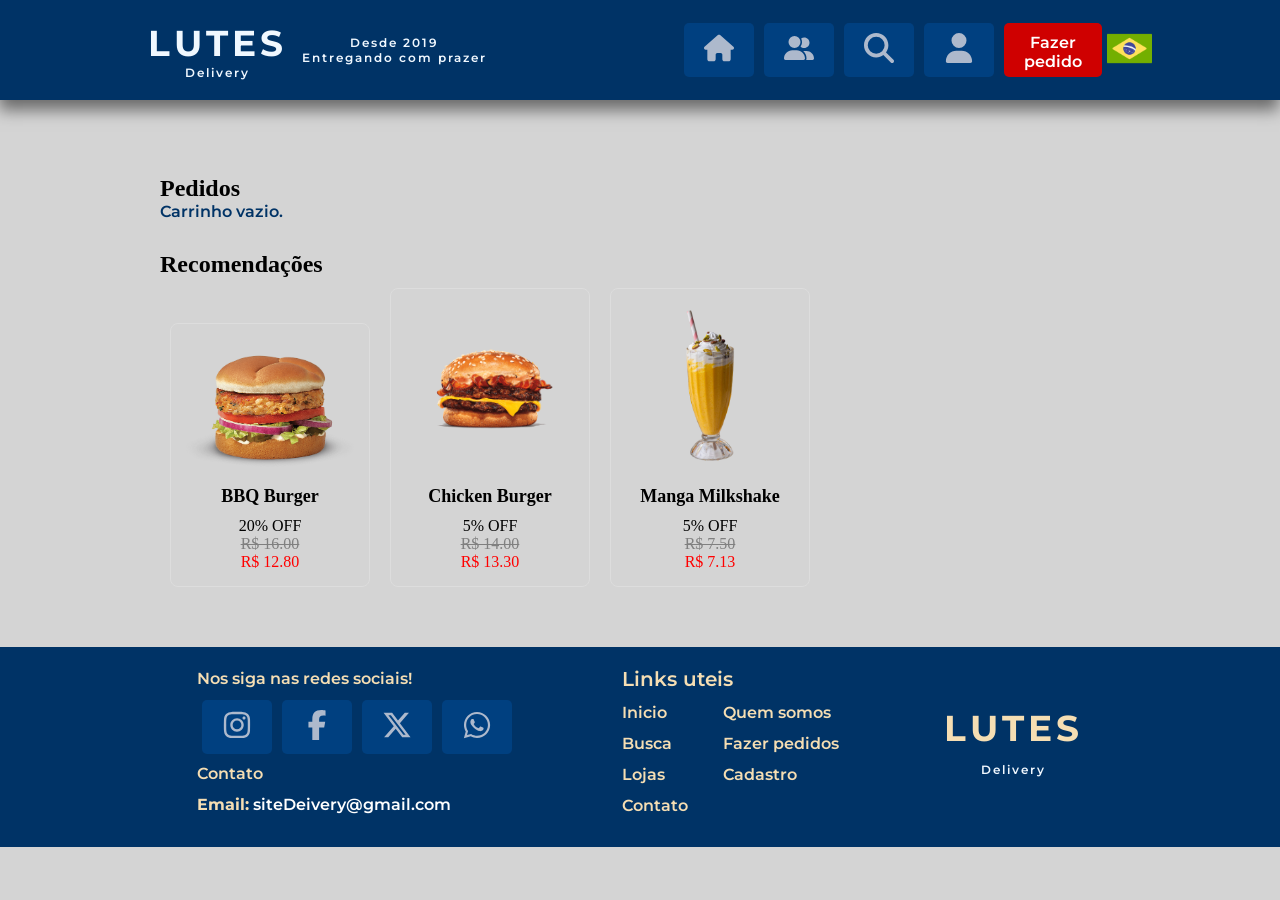
<file: pedidos.html>
<!DOCTYPE html>
<html lang="en">
<head>
    <meta charset="UTF-8">
    <meta name="viewport" content="width=device-width, initial-scale=1.0">
    <title>Delivery</title>
    <link rel="stylesheet" href="pedidos.css">
</head>
<body>
    
    <div class="cabecario">
        <div class="cabecarioContainer">
            <div class="cabecarioLogo">
                <div>
                    <p class="tituloFont">LUTES</p>
                    <p class="subTitle">Delivery</p>
                </div>
                <div class="cabecarioDesde">
                    <p>Desde 2019</p>
                    <p>Entregando com prazer</p>
                </div>
            </div>
            <div class="cabecarioButoes">
                <div class="tooltip">
                    <button class="cabecarioBotao" onclick="window.location.href='index.html'">                        
                        <svg xmlns="http://www.w3.org/2000/svg" viewBox="0 0 576 512"><path fill="#adb9cc" d="M575.8 255.5c0 18-15 32.1-32 32.1l-32 0 .7 160.2c0 2.7-.2 5.4-.5 8.1l0 16.2c0 22.1-17.9 40-40 40l-16 0c-1.1 0-2.2 0-3.3-.1c-1.4 .1-2.8 .1-4.2 .1L416 512l-24 0c-22.1 0-40-17.9-40-40l0-24 0-64c0-17.7-14.3-32-32-32l-64 0c-17.7 0-32 14.3-32 32l0 64 0 24c0 22.1-17.9 40-40 40l-24 0-31.9 0c-1.5 0-3-.1-4.5-.2c-1.2 .1-2.4 .2-3.6 .2l-16 0c-22.1 0-40-17.9-40-40l0-112c0-.9 0-1.9 .1-2.8l0-69.7-32 0c-18 0-32-14-32-32.1c0-9 3-17 10-24L266.4 8c7-7 15-8 22-8s15 2 21 7L564.8 231.5c8 7 12 15 11 24z"/></svg>
                    </button>
                    <div class="tooltiptext">
                        <p>Início</p>
                    </div>
                </div>
                
                <div class="tooltip">
                    <button class="cabecarioBotao" onclick="window.location.href='quem-somos.html'">
                        <svg xmlns="http://www.w3.org/2000/svg" viewBox="0 0 640 512"><path fill="#adb9cc" d="M96 128a128 128 0 1 1 256 0A128 128 0 1 1 96 128zM0 482.3C0 383.8 79.8 304 178.3 304l91.4 0C368.2 304 448 383.8 448 482.3c0 16.4-13.3 29.7-29.7 29.7L29.7 512C13.3 512 0 498.7 0 482.3zM609.3 512l-137.8 0c5.4-9.4 8.6-20.3 8.6-32l0-8c0-60.7-27.1-115.2-69.8-151.8c2.4-.1 4.7-.2 7.1-.2l61.4 0C567.8 320 640 392.2 640 481.3c0 17-13.8 30.7-30.7 30.7zM432 256c-31 0-59-12.6-79.3-32.9C372.4 196.5 384 163.6 384 128c0-26.8-6.6-52.1-18.3-74.3C384.3 40.1 407.2 32 432 32c61.9 0 112 50.1 112 112s-50.1 112-112 112z"/></svg>
                    </button>
                    <div class="tooltiptext">
                        <p>Quem somos</p>
                    </div>
                </div>
                
                <div class="tooltip">
                    <button class="cabecarioBotao" onclick="window.location.href='busca.html'">
                        <svg xmlns="http://www.w3.org/2000/svg" viewBox="0 0 512 512"><path fill="#adb9cc" d="M416 208c0 45.9-14.9 88.3-40 122.7L502.6 457.4c12.5 12.5 12.5 32.8 0 45.3s-32.8 12.5-45.3 0L330.7 376c-34.4 25.2-76.8 40-122.7 40C93.1 416 0 322.9 0 208S93.1 0 208 0S416 93.1 416 208zM208 352a144 144 0 1 0 0-288 144 144 0 1 0 0 288z"/></svg>
                    </button>
                    <div class="tooltiptext">
                        <p>Buscar produtos</p>
                    </div>
                </div>

                <div class="tooltip">
                    <button class="cabecarioBotao" onclick="window.location.href='cadastro.html'">
                        <svg xmlns="http://www.w3.org/2000/svg" viewBox="0 0 448 512"><path fill="#adb9cc" d="M224 256A128 128 0 1 0 224 0a128 128 0 1 0 0 256zm-45.7 48C79.8 304 0 383.8 0 482.3C0 498.7 13.3 512 29.7 512l388.6 0c16.4 0 29.7-13.3 29.7-29.7C448 383.8 368.2 304 269.7 304l-91.4 0z"/></svg>
                    </button>
                    <div class="tooltiptext">
                        <p>Cadastro</p>
                    </div>
                </div>
                
                <div class="tooltip">
                    <button class="cabecarioBotao botaoPedido"  onclick="window.location.href='pedidos.html'">
                        Fazer pedido
                    </button>
                    <div class="tooltiptext">
                        <p>Fazer um pedido</p>
                    </div>
                </div>
                
                <div class="tooltip">
                    <img class="cabecarioBandeiraBr" src="assets/206597.png" alt="">
                </div>
                
            </div>
        </div>
    </div>

    <div class="container">
        <div class="main">
            <div id="pedidos">
                <h2>Pedidos</h2>
            </div>
            <div id="produtoSelecionado"></div>
            <div id="recomendacoes">
                <h2>Recomendações</h2>
                <div id="cardsContainer" class="containerProdutos"></div>
            </div>
        </div>
    </div>

    <div class="rodape">
        <div class="rodapeContainer">
            <div class="botoesAndContact">     
                <div class="rodape-section social-media">
                    <p>Nos siga nas redes sociais!</p>
                    <div class="cabecarioButoes">
                        <div class="tooltip">
                            <button class="cabecarioBotao">
                                <svg xmlns="http://www.w3.org/2000/svg" viewBox="0 0 448 512"><path fill="#adb9cc" d="M224.1 141c-63.6 0-114.9 51.3-114.9 114.9s51.3 114.9 114.9 114.9S339 319.5 339 255.9 287.7 141 224.1 141zm0 189.6c-41.1 0-74.7-33.5-74.7-74.7s33.5-74.7 74.7-74.7 74.7 33.5 74.7 74.7-33.6 74.7-74.7 74.7zm146.4-194.3c0 14.9-12 26.8-26.8 26.8-14.9 0-26.8-12-26.8-26.8s12-26.8 26.8-26.8 26.8 12 26.8 26.8zm76.1 27.2c-1.7-35.9-9.9-67.7-36.2-93.9-26.2-26.2-58-34.4-93.9-36.2-37-2.1-147.9-2.1-184.9 0-35.8 1.7-67.6 9.9-93.9 36.1s-34.4 58-36.2 93.9c-2.1 37-2.1 147.9 0 184.9 1.7 35.9 9.9 67.7 36.2 93.9s58 34.4 93.9 36.2c37 2.1 147.9 2.1 184.9 0 35.9-1.7 67.7-9.9 93.9-36.2 26.2-26.2 34.4-58 36.2-93.9 2.1-37 2.1-147.8 0-184.8zM398.8 388c-7.8 19.6-22.9 34.7-42.6 42.6-29.5 11.7-99.5 9-132.1 9s-102.7 2.6-132.1-9c-19.6-7.8-34.7-22.9-42.6-42.6-11.7-29.5-9-99.5-9-132.1s-2.6-102.7 9-132.1c7.8-19.6 22.9-34.7 42.6-42.6 29.5-11.7 99.5-9 132.1-9s102.7-2.6 132.1 9c19.6 7.8 34.7 22.9 42.6 42.6 11.7 29.5 9 99.5 9 132.1s2.7 102.7-9 132.1z"/></svg>
                            </button>
                            <div class="tooltiptext">
                                <p>@lutesDelivery</p>
                            </div>
                        </div>                    
                        <div class="tooltip">
                            <button class="cabecarioBotao">
                                <svg xmlns="http://www.w3.org/2000/svg" viewBox="0 0 320 512"><path fill="#adb9cc" d="M80 299.3V512H196V299.3h86.5l18-97.8H196V166.9c0-51.7 20.3-71.5 72.7-71.5c16.3 0 29.4 .4 37 1.2V7.9C291.4 4 256.4 0 236.2 0C129.3 0 80 50.5 80 159.4v42.1H14v97.8H80z"/></svg>
                            </button>
                            <div class="tooltiptext">
                                <p>Lutes delivery</p>
                            </div>
                        </div>                    
                        <div class="tooltip">
                            <button class="cabecarioBotao">
                                <svg xmlns="http://www.w3.org/2000/svg" viewBox="0 0 512 512"><path fill="#adb9cc" d="M389.2 48h70.6L305.6 224.2 487 464H345L233.7 318.6 106.5 464H35.8L200.7 275.5 26.8 48H172.4L272.9 180.9 389.2 48zM364.4 421.8h39.1L151.1 88h-42L364.4 421.8z"/></svg>
                            </button>
                            <div class="tooltiptext">
                                <p>@lutesDelivery</p>
                            </div>
                        </div>
                        <div class="tooltip">
                            <button class="cabecarioBotao">
                                <svg xmlns="http://www.w3.org/2000/svg" viewBox="0 0 448 512"><path fill="#adb9cc" d="M380.9 97.1C339 55.1 283.2 32 223.9 32c-122.4 0-222 99.6-222 222 0 39.1 10.2 77.3 29.6 111L0 480l117.7-30.9c32.4 17.7 68.9 27 106.1 27h.1c122.3 0 224.1-99.6 224.1-222 0-59.3-25.2-115-67.1-157zm-157 341.6c-33.2 0-65.7-8.9-94-25.7l-6.7-4-69.8 18.3L72 359.2l-4.4-7c-18.5-29.4-28.2-63.3-28.2-98.2 0-101.7 82.8-184.5 184.6-184.5 49.3 0 95.6 19.2 130.4 54.1 34.8 34.9 56.2 81.2 56.1 130.5 0 101.8-84.9 184.6-186.6 184.6zm101.2-138.2c-5.5-2.8-32.8-16.2-37.9-18-5.1-1.9-8.8-2.8-12.5 2.8-3.7 5.6-14.3 18-17.6 21.8-3.2 3.7-6.5 4.2-12 1.4-32.6-16.3-54-29.1-75.5-66-5.7-9.8 5.7-9.1 16.3-30.3 1.8-3.7 .9-6.9-.5-9.7-1.4-2.8-12.5-30.1-17.1-41.2-4.5-10.8-9.1-9.3-12.5-9.5-3.2-.2-6.9-.2-10.6-.2-3.7 0-9.7 1.4-14.8 6.9-5.1 5.6-19.4 19-19.4 46.3 0 27.3 19.9 53.7 22.6 57.4 2.8 3.7 39.1 59.7 94.8 83.8 35.2 15.2 49 16.5 66.6 13.9 10.7-1.6 32.8-13.4 37.4-26.4 4.6-13 4.6-24.1 3.2-26.4-1.3-2.5-5-3.9-10.5-6.6z"/></svg>
                            </button>
                            <div class="tooltiptext">
                                <p>+55 (31)99999999</p>
                            </div>
                        </div>                                      
                    </div>
                </div>
                <div class="rodape-section contact">
                    <p>Contato</p>
                    <p><strong>Email:</strong> <a href="https://mail.google.com" target="_blank">siteDeivery@gmail.com</a></p>
                </div>
            </div>

            <div>
                <p style="font-size: 20px;">Links uteis</p>
                <div class="linksUteis">
                    <ul style="margin-right: 35px;">
                        <li>
                            <a href="index.html">
                                <p>Inicio</p>
                            </a>
                        </li>
                        <li>
                            <a href="busca.html">
                                <p>Busca</p>
                            </a>
                        </li>
                        <li>
                            <a href="lojas.html">
                                <p>Lojas</p>
                            </a>
                        </li>                    
                        <li>
                            <a href="contato.html">
                                <p>Contato</p>
                            </a>
                        </li>                    
                    </ul>
                    <ul>
                        <li>
                            <a href="quem-somos.html">
                                <p>Quem somos</p>
                            </a>
                        </li>
                        <li>
                            <a href="pedidos.html">
                                <p>Fazer pedidos</p>
                            </a>
                        </li>
                        <li>
                            <a href="cadastro.html">
                                <p>Cadastro</p>
                            </a>
                        </li>                    
                    </ul>
                </div>
            </div>
            <div style="text-align: center;">
                <p class="tituloFont">LUTES</p>
                <p class="subTitle">Delivery</p>
            </div>
        </div>
    </div>

    <script src="pedidos.js"></script>
</body>
</html>
</file>
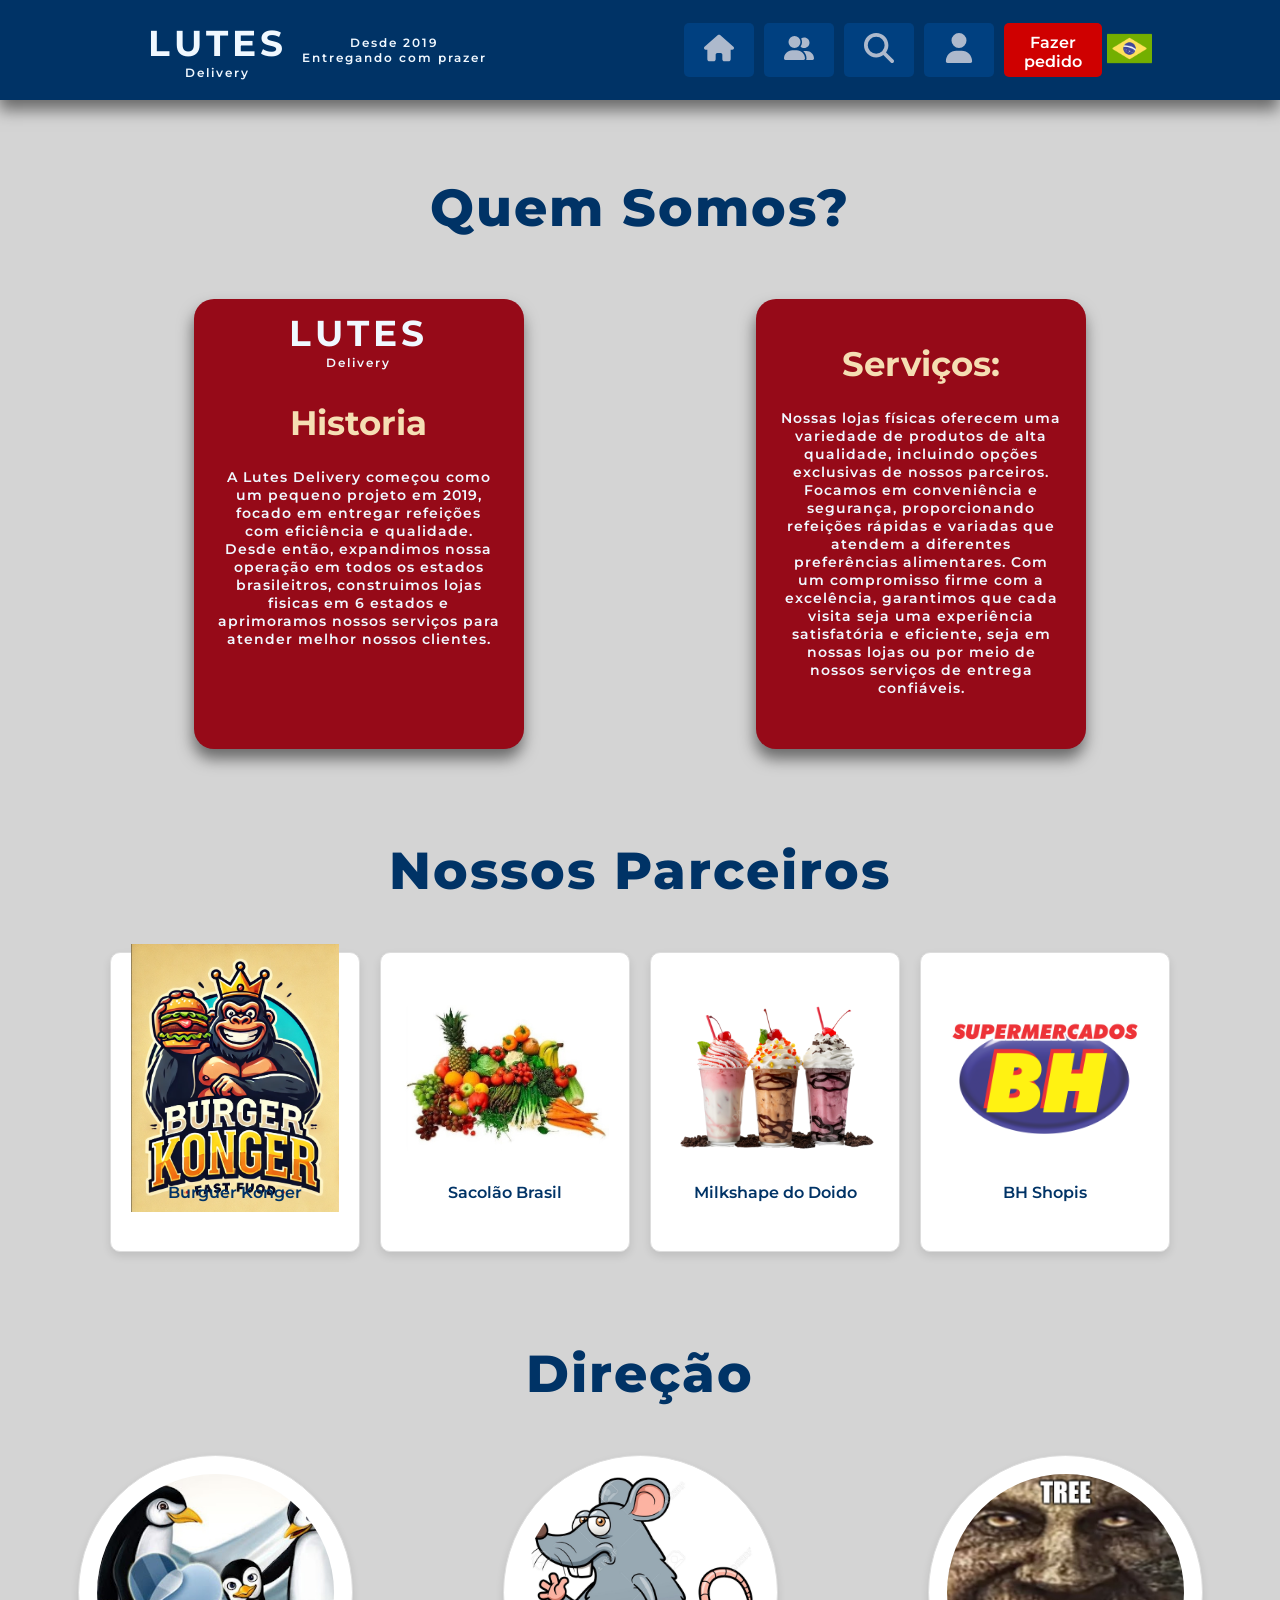
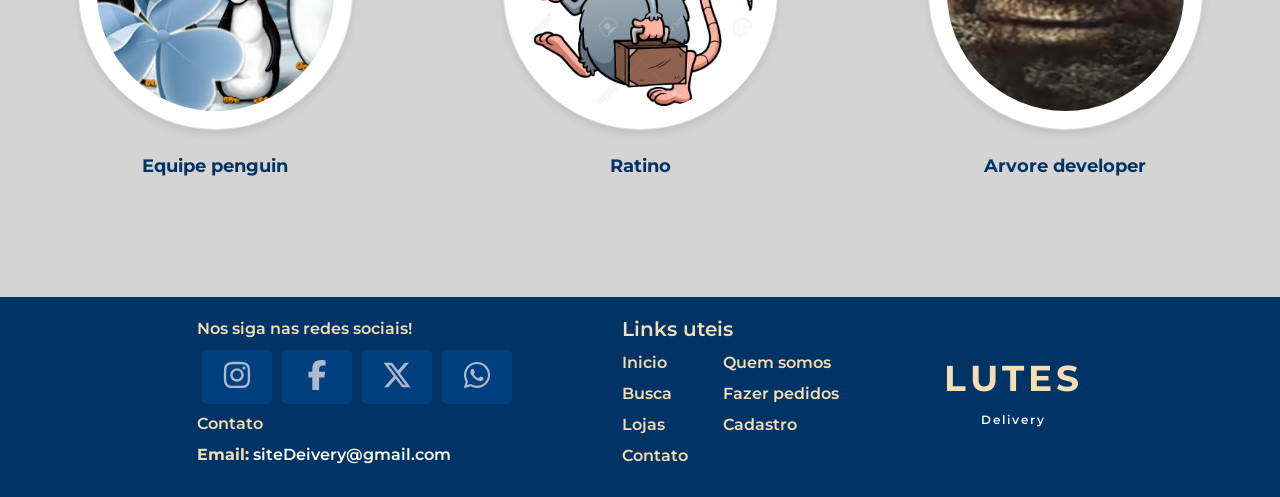
<file: quem-somos.html>
<!DOCTYPE html>
<html lang="en">
<head>
    <meta charset="UTF-8">
    <meta name="viewport" content="width=device-width, initial-scale=1.0">
    <title>Delivery</title>
    <link rel="stylesheet" href="quem-somos.css">
</head>
<body>

    <div class="cabecario">
        <div class="cabecarioContainer">
            <div class="cabecarioLogo">
                <div>
                    <p class="tituloFont">LUTES</p>
                    <p class="subTitle">Delivery</p>
                </div>
                <div class="cabecarioDesde">
                    <p>Desde 2019</p>
                    <p>Entregando com prazer</p>
                </div>
            </div>
            <div class="cabecarioButoes">
                <div class="tooltip">
                    <button class="cabecarioBotao" onclick="window.location.href='index.html'">                        
                        <svg xmlns="http://www.w3.org/2000/svg" viewBox="0 0 576 512"><path fill="#adb9cc" d="M575.8 255.5c0 18-15 32.1-32 32.1l-32 0 .7 160.2c0 2.7-.2 5.4-.5 8.1l0 16.2c0 22.1-17.9 40-40 40l-16 0c-1.1 0-2.2 0-3.3-.1c-1.4 .1-2.8 .1-4.2 .1L416 512l-24 0c-22.1 0-40-17.9-40-40l0-24 0-64c0-17.7-14.3-32-32-32l-64 0c-17.7 0-32 14.3-32 32l0 64 0 24c0 22.1-17.9 40-40 40l-24 0-31.9 0c-1.5 0-3-.1-4.5-.2c-1.2 .1-2.4 .2-3.6 .2l-16 0c-22.1 0-40-17.9-40-40l0-112c0-.9 0-1.9 .1-2.8l0-69.7-32 0c-18 0-32-14-32-32.1c0-9 3-17 10-24L266.4 8c7-7 15-8 22-8s15 2 21 7L564.8 231.5c8 7 12 15 11 24z"/></svg>
                    </button>
                    <div class="tooltiptext">
                        <p>Início</p>
                    </div>
                </div>
                
                <div class="tooltip">
                    <button class="cabecarioBotao" onclick="window.location.href='quem-somos.html'">
                        <svg xmlns="http://www.w3.org/2000/svg" viewBox="0 0 640 512"><path fill="#adb9cc" d="M96 128a128 128 0 1 1 256 0A128 128 0 1 1 96 128zM0 482.3C0 383.8 79.8 304 178.3 304l91.4 0C368.2 304 448 383.8 448 482.3c0 16.4-13.3 29.7-29.7 29.7L29.7 512C13.3 512 0 498.7 0 482.3zM609.3 512l-137.8 0c5.4-9.4 8.6-20.3 8.6-32l0-8c0-60.7-27.1-115.2-69.8-151.8c2.4-.1 4.7-.2 7.1-.2l61.4 0C567.8 320 640 392.2 640 481.3c0 17-13.8 30.7-30.7 30.7zM432 256c-31 0-59-12.6-79.3-32.9C372.4 196.5 384 163.6 384 128c0-26.8-6.6-52.1-18.3-74.3C384.3 40.1 407.2 32 432 32c61.9 0 112 50.1 112 112s-50.1 112-112 112z"/></svg>
                    </button>
                    <div class="tooltiptext">
                        <p>Quem somos</p>
                    </div>
                </div>
                
                <div class="tooltip">
                    <button class="cabecarioBotao" onclick="window.location.href='busca.html'">
                        <svg xmlns="http://www.w3.org/2000/svg" viewBox="0 0 512 512"><path fill="#adb9cc" d="M416 208c0 45.9-14.9 88.3-40 122.7L502.6 457.4c12.5 12.5 12.5 32.8 0 45.3s-32.8 12.5-45.3 0L330.7 376c-34.4 25.2-76.8 40-122.7 40C93.1 416 0 322.9 0 208S93.1 0 208 0S416 93.1 416 208zM208 352a144 144 0 1 0 0-288 144 144 0 1 0 0 288z"/></svg>
                    </button>
                    <div class="tooltiptext">
                        <p>Buscar produtos</p>
                    </div>
                </div>

                <div class="tooltip">
                    <button class="cabecarioBotao" onclick="window.location.href='cadastro.html'">
                        <svg xmlns="http://www.w3.org/2000/svg" viewBox="0 0 448 512"><path fill="#adb9cc" d="M224 256A128 128 0 1 0 224 0a128 128 0 1 0 0 256zm-45.7 48C79.8 304 0 383.8 0 482.3C0 498.7 13.3 512 29.7 512l388.6 0c16.4 0 29.7-13.3 29.7-29.7C448 383.8 368.2 304 269.7 304l-91.4 0z"/></svg>
                    </button>
                    <div class="tooltiptext">
                        <p>Cadastro</p>
                    </div>
                </div>
                
                <div class="tooltip">
                    <button class="cabecarioBotao botaoPedido"  onclick="window.location.href='pedidos.html'">
                        Fazer pedido
                    </button>
                    <div class="tooltiptext">
                        <p>Fazer um pedido</p>
                    </div>
                </div>
                
                <div class="tooltip">
                    <img class="cabecarioBandeiraBr" src="assets/206597.png" alt="">
                </div>
                
            </div>
        </div>
    </div>

    <div class="container">
        <div class="main">
            <div class="container">
                <div class="main">
                    <div class="intro">
                        <div>
                            <p class="quemSomosTitle">Quem Somos?</p>
                        </div>
                        <div class="cardQuemSomos">
                            <div class="cardsQuemSomos">
                                <div>
                                    <p class="tituloFont">LUTES</p>
                                    <p class="subTitle">Delivery</p>
                                </div>
                                <div class="infoQuemSomos">
                                    <p>Historia</p>
                                    <p class="historiaQuemSomos">A Lutes Delivery começou como um pequeno projeto em 2019, focado em entregar refeições com eficiência e qualidade. Desde então, expandimos nossa operação em todos os estados brasileitros, construimos lojas fisicas em 6 estados e aprimoramos nossos serviços para atender melhor nossos clientes.</p>
                                </div>
                            </div>
                            <div class="cardsQuemSomos">
                                <div class="infoQuemSomos">
                                    <div class="quemSomosServicos">
                                        <p style="margin-top: 10px;">Serviços:</p>
                                        <p class="historiaQuemSomos">
                                            Nossas lojas físicas oferecem uma variedade de produtos de alta qualidade, incluindo opções exclusivas de nossos parceiros. Focamos em conveniência e segurança, proporcionando refeições rápidas e variadas que atendem a diferentes preferências alimentares. Com um compromisso firme com a excelência, garantimos que cada visita seja uma experiência satisfatória e eficiente, seja em nossas lojas ou por meio de nossos serviços de entrega confiáveis.
                                        </p>
                                        
                                    </div>
                                </div>
                            </div>
                        </div>
                    </div>
                    <div class="parceiros">
                        <p class="parceirosTitle">Nossos Parceiros</p>
                        <div class="parceirosList">
                            <div class="parceiroItem">
                                <div class="parceiroImagem">
                                    <img src="assets/bkdoido.png" alt="">
                                </div>
                                <p>Burguer Konger</p>
                            </div>
                            <div class="parceiroItem">
                                <div class="parceiroImagem">
                                    <img src="assets/sacolao.png" alt="">
                                </div>
                                <p>Sacolão Brasil</p>
                            </div>
                            <div class="parceiroItem">
                                <div class="parceiroImagem">
                                    <img src="assets/milkshake.png" alt="">
                                </div>
                                <p>Milkshape do Doido</p>
                            </div>
                            <div class="parceiroItem">
                                <div class="parceiroImagem">
                                    <img src="assets/bh-super.png" alt="">
                                </div>
                                <p>BH Shopis</p>
                            </div>
                        </div>
                    </div>
                    <div class="parceiros">
                        <p class="parceirosTitle">Direção</p>
                        <div class="direcaoList">
                            <div class="direçãoItem">
                                <div class="direcaoImagem">
                                    <img src="assets/pinguin.jpg" alt="Equipe penguin">
                                </div>
                                <p>Equipe penguin</p>
                            </div>
                            <div class="direçãoItem">
                                <div class="direcaoImagem">
                                    <img src="assets/ratoLoco.png" alt="Ratino">
                                </div>
                                <p>Ratino</p>
                            </div>
                            <div class="direçãoItem">
                                <div class="direcaoImagem">
                                    <img src="assets/arvore.jpg" alt="Tatu bola">
                                </div>
                                <p>Arvore developer</p>
                            </div>
                        </div>
                    </div>
                    
                        
                </div>
            </div>
        </div>
    </div>


    <div class="rodape">
        <div class="rodapeContainer">
            <div class="botoesAndContact">     
                <div class="rodape-section social-media">
                    <p>Nos siga nas redes sociais!</p>
                    <div class="cabecarioButoes">
                        <div class="tooltip">
                            <button class="cabecarioBotao">
                                <svg xmlns="http://www.w3.org/2000/svg" viewBox="0 0 448 512"><path fill="#adb9cc" d="M224.1 141c-63.6 0-114.9 51.3-114.9 114.9s51.3 114.9 114.9 114.9S339 319.5 339 255.9 287.7 141 224.1 141zm0 189.6c-41.1 0-74.7-33.5-74.7-74.7s33.5-74.7 74.7-74.7 74.7 33.5 74.7 74.7-33.6 74.7-74.7 74.7zm146.4-194.3c0 14.9-12 26.8-26.8 26.8-14.9 0-26.8-12-26.8-26.8s12-26.8 26.8-26.8 26.8 12 26.8 26.8zm76.1 27.2c-1.7-35.9-9.9-67.7-36.2-93.9-26.2-26.2-58-34.4-93.9-36.2-37-2.1-147.9-2.1-184.9 0-35.8 1.7-67.6 9.9-93.9 36.1s-34.4 58-36.2 93.9c-2.1 37-2.1 147.9 0 184.9 1.7 35.9 9.9 67.7 36.2 93.9s58 34.4 93.9 36.2c37 2.1 147.9 2.1 184.9 0 35.9-1.7 67.7-9.9 93.9-36.2 26.2-26.2 34.4-58 36.2-93.9 2.1-37 2.1-147.8 0-184.8zM398.8 388c-7.8 19.6-22.9 34.7-42.6 42.6-29.5 11.7-99.5 9-132.1 9s-102.7 2.6-132.1-9c-19.6-7.8-34.7-22.9-42.6-42.6-11.7-29.5-9-99.5-9-132.1s-2.6-102.7 9-132.1c7.8-19.6 22.9-34.7 42.6-42.6 29.5-11.7 99.5-9 132.1-9s102.7-2.6 132.1 9c19.6 7.8 34.7 22.9 42.6 42.6 11.7 29.5 9 99.5 9 132.1s2.7 102.7-9 132.1z"/></svg>
                            </button>
                            <div class="tooltiptext">
                                <p>@lutesDelivery</p>
                            </div>
                        </div>                    
                        <div class="tooltip">
                            <button class="cabecarioBotao">
                                <svg xmlns="http://www.w3.org/2000/svg" viewBox="0 0 320 512"><path fill="#adb9cc" d="M80 299.3V512H196V299.3h86.5l18-97.8H196V166.9c0-51.7 20.3-71.5 72.7-71.5c16.3 0 29.4 .4 37 1.2V7.9C291.4 4 256.4 0 236.2 0C129.3 0 80 50.5 80 159.4v42.1H14v97.8H80z"/></svg>
                            </button>
                            <div class="tooltiptext">
                                <p>Lutes delivery</p>
                            </div>
                        </div>                    
                        <div class="tooltip">
                            <button class="cabecarioBotao">
                                <svg xmlns="http://www.w3.org/2000/svg" viewBox="0 0 512 512"><path fill="#adb9cc" d="M389.2 48h70.6L305.6 224.2 487 464H345L233.7 318.6 106.5 464H35.8L200.7 275.5 26.8 48H172.4L272.9 180.9 389.2 48zM364.4 421.8h39.1L151.1 88h-42L364.4 421.8z"/></svg>
                            </button>
                            <div class="tooltiptext">
                                <p>@lutesDelivery</p>
                            </div>
                        </div>
                        <div class="tooltip">
                            <button class="cabecarioBotao">
                                <svg xmlns="http://www.w3.org/2000/svg" viewBox="0 0 448 512"><path fill="#adb9cc" d="M380.9 97.1C339 55.1 283.2 32 223.9 32c-122.4 0-222 99.6-222 222 0 39.1 10.2 77.3 29.6 111L0 480l117.7-30.9c32.4 17.7 68.9 27 106.1 27h.1c122.3 0 224.1-99.6 224.1-222 0-59.3-25.2-115-67.1-157zm-157 341.6c-33.2 0-65.7-8.9-94-25.7l-6.7-4-69.8 18.3L72 359.2l-4.4-7c-18.5-29.4-28.2-63.3-28.2-98.2 0-101.7 82.8-184.5 184.6-184.5 49.3 0 95.6 19.2 130.4 54.1 34.8 34.9 56.2 81.2 56.1 130.5 0 101.8-84.9 184.6-186.6 184.6zm101.2-138.2c-5.5-2.8-32.8-16.2-37.9-18-5.1-1.9-8.8-2.8-12.5 2.8-3.7 5.6-14.3 18-17.6 21.8-3.2 3.7-6.5 4.2-12 1.4-32.6-16.3-54-29.1-75.5-66-5.7-9.8 5.7-9.1 16.3-30.3 1.8-3.7 .9-6.9-.5-9.7-1.4-2.8-12.5-30.1-17.1-41.2-4.5-10.8-9.1-9.3-12.5-9.5-3.2-.2-6.9-.2-10.6-.2-3.7 0-9.7 1.4-14.8 6.9-5.1 5.6-19.4 19-19.4 46.3 0 27.3 19.9 53.7 22.6 57.4 2.8 3.7 39.1 59.7 94.8 83.8 35.2 15.2 49 16.5 66.6 13.9 10.7-1.6 32.8-13.4 37.4-26.4 4.6-13 4.6-24.1 3.2-26.4-1.3-2.5-5-3.9-10.5-6.6z"/></svg>
                            </button>
                            <div class="tooltiptext">
                                <p>+55 (31)99999999</p>
                            </div>
                        </div>                                      
                    </div>
                </div>
                <div class="rodape-section contact">
                    <p>Contato</p>
                    <p><strong>Email:</strong> <a href="https://mail.google.com" target="_blank">siteDeivery@gmail.com</a></p>
                </div>
            </div>

            <div>
                <p style="font-size: 20px;">Links uteis</p>
                <div class="linksUteis">
                    <ul style="margin-right: 35px;">
                        <li>
                            <a href="index.html">
                                <p>Inicio</p>
                            </a>
                        </li>
                        <li>
                            <a href="busca.html">
                                <p>Busca</p>
                            </a>
                        </li>
                        <li>
                            <a href="lojas.html">
                                <p>Lojas</p>
                            </a>
                        </li>                    
                        <li>
                            <a href="contato.html">
                                <p>Contato</p>
                            </a>
                        </li>                    
                    </ul>
                    <ul>
                        <li>
                            <a href="quem-somos.html">
                                <p>Quem somos</p>
                            </a>
                        </li>
                        <li>
                            <a href="pedidos.html">
                                <p>Fazer pedidos</p>
                            </a>
                        </li>
                        <li>
                            <a href="cadastro.html">
                                <p>Cadastro</p>
                            </a>
                        </li>                    
                    </ul>
                </div>
            </div>
            <div style="text-align: center;">
                <p class="tituloFont">LUTES</p>
                <p class="subTitle">Delivery</p>
            </div>
        </div>
    </div>
    
    

</body>
</html>
</file>
<file: style.css>
@import url('https://fonts.googleapis.com/css2?family=Montserrat:ital,wght@0,100..900;1,100..900&family=Oldenburg&display=swap');


*{
    margin: 0;
    box-sizing: border-box;
}

body{
    background-color: #d4d4d4;
}

p{
    font-family: "Montserrat", sans-serif;
    font-size: 16px;
    font-weight: 600;
    color: #003366;
}

.center-center{
    display: flex;
    justify-content: center;
    align-items: center;
}

.tituloFont{
    font-family: "Montserrat", sans-serif;
    font-optical-sizing: auto;
    font-weight: 700;
    font-size: 36px;
    color: aliceblue;
    letter-spacing: 4px;
}

.subTitle{
    font-family: "Montserrat", sans-serif;
    font-optical-sizing: auto;
    font-weight: 600!important;
    font-size: 12px!important;
    color: aliceblue!important;
    letter-spacing: 2px;
}

.cabecario {
    background-color: #003366; 
    height: 100px; 
    box-shadow: -1px 10px 15px rgba(0, 0, 0, 0.5); 
    display: grid;
    grid-template-columns: 1fr 8fr 1fr;
}

.cabecarioContainer{
    grid-column: 2;

    display: grid;
    grid-template-columns: 4fr 3fr;
}

.cabecarioLogo{
    display: flex;
    justify-content: flex-start;
    align-items: center;
    grid-column: 1;
    margin-left: 20px;
}

.cabecarioLogo div{
    text-align: center;
}

.cabecarioDesde{
    margin-left: 15px;
}

.cabecarioDesde p{
    font-family: "Montserrat", sans-serif;
    font-optical-sizing: auto;
    font-weight: 600;
    font-size: 12px;
    color: aliceblue;
    letter-spacing: 2px;

}

.cabecarioButoes{
    grid-column: 2;
    display: flex;
    justify-content: space-between;
    align-items: center;
}

.tooltip {
    position: relative;
    display: inline-block;
}

.tooltip .tooltiptext {
    visibility: hidden;
    width: 120px;
    background-color: #333;
    color: #fff;
    text-align: center;
    border-radius: 5px;
    padding: 5px;
    position: absolute;
    z-index: 1;
    bottom: -65%;
    left: 50%;
    margin-left: -60px;
    opacity: 0;
    transition: opacity 0.3s ease, visibility 0.3s ease;
}

.tooltip:hover .tooltiptext {
    visibility: visible;
    opacity: 1;
}

.tooltiptext p {
    color: whitesmoke;
    font-size: 12px;
    font-weight: 600;
}

.cabecarioButoes img{
    width: 45px;
}

.cabecarioBotao {
    background-color: #004080; 
    color: #ffffff; 
    border: none;
    padding: 10px 20px;
    margin: 0 5px;
    border-radius: 5px;
    cursor: pointer;
    font-family: "Montserrat", sans-serif;
    font-size: 16px;
    font-weight: 600;
    transition: background-color 0.3s, transform 0.3s;
}

.cabecarioBotao:hover {
    background-color: #02274d; 
    transform: scale(1.09);
}

.botaoPedido {
    background-color: #cf0000; 
    height: 54px;
}

.botaoPedido:hover {
    background-color: #960a18; 
}

.cabecarioBotao svg{
    width: 30px;
    height: 30px;
}

.cabecarioBandeiraBr {
    transition: transform 0.3s ease-in-out;
}

.cabecarioBandeiraBr:hover {
    transform: scale(1.3);
}


.container{
    display: grid;
    grid-template-columns: 1fr 6fr 1fr;
    margin-bottom: 50px;
}

.main{
    margin-top: 75px;
    grid-column: 2;
}

.infoPrimaria{
    display: flex;
    justify-content: space-around;
    align-items: center;
    margin-bottom: 7%;
}

.numero1 img{
    width: 80px;
}

.numero1 p{
    font-size: 28px;
    font-weight: 800;
    padding-bottom: 5px;
}

.avaliadores{
    font-size: 9px!important;
    font-weight: 400!important;
}

.notaMaxima img{
    width: 320px;
}

.notaMaxima p{
    font-size: 28px;
    font-weight: 800;
    padding-bottom: 5px;
}

.cardMenor, .cardLinha1Faca, .cardLinha2Grande {
    transition: transform 0.3s ease-in-out;
}

.cardMenor:hover, .cardLinha1Faca:hover, .cardLinha2Grande:hover {
    transform: scale(1.05);
}

.cardLinha2Grande {
    background-color: #003366;
    height: 350px;
    width: 530px;
    border-radius: 20px;
    box-shadow: -1px 10px 15px rgba(0, 0, 0, 0.5); 
    padding: 15px;
    cursor: pointer;
}

.cardLinha2Grande p {
    color: white;
    font-size: 32px;
    font-weight: 700;
}

.linha2 > .cardLinha2Grande:nth-child(1) {
    display: flex;
    justify-content: center;
    align-items: center;
    flex-direction: column;
}

.linha2 > .cardLinha2Grande:nth-child(2) {
    display: flex;
    justify-content: center;
    align-items: center;
    flex-direction: column;
}


.cardMenor {
    background-color: #960a18;
    height: 450px;
    width: 275px;
    border-radius: 20px;
    box-shadow: -1px 10px 15px rgba(0, 0, 0, 0.5); 
    padding: 15px;
    cursor: pointer;
}

.cardMenor img {
    width: 200px;
}

.cardMenor p {
    text-align: center;
    color: white;
    font-size: 32px;
    font-weight: 700;
    margin-bottom: 20px;
}

.cardMenorLogo {
    align-items: end;
    height: 330px;
}

.cardLinha1Faca {
    background-color: #003366;
    height: 450px;
    width: 530px;
    border-radius: 20px;
    box-shadow: -1px 10px 15px rgba(0, 0, 0, 0.5); 
    padding: 15px;
    cursor: pointer;
}

.cardLinha1Faca p {
    color: white;
    font-size: 32px;
    font-weight: 700;
}

.cardsPrincipais {
    margin-bottom: 5.5%;
    width: 100%;
}

.linha1 {
    display: flex;
    align-items: center;
    justify-content: space-around;
    margin-bottom: 100px;
}

.linha2 {
    display: flex;
    align-items: center;
    justify-content: space-around;
}

.cardMenor,
.cardLinha1Faca {
    transition: transform 0.3s ease-in-out;
}

.cardMenor:hover,
.cardLinha1Faca:hover {
    transform: scale(1.05);
}


.struturaFinal{
    margin-top: 30px;
    display: flex;
    justify-content: space-between;
    align-items: center;
}

.logo img{
    width: 120px;
}

.bemVindo{
    display: flex;
    justify-content: flex-start;
}

.bemVindoP{
    width: 650px;
}

.bemVindo p{
    font-size: 28px;
    font-weight: 800;
    padding-bottom: 5px;
}

.conheca{
    background-color: #960a18;
    height: 250px;
    width: 530px;
    border-radius: 20px;
    box-shadow: -1px 10px 15px rgba(0, 0, 0, 0.5); 
    padding: 12px;
    cursor: pointer;
    transition: transform 0.3s ease-in-out;
}

.conheca p{
    color: wheat;
    font-size: 24px;
}

.conheca:hover{
    transform: scale(1.05);
}

.rodape {
    background-color: #003366; 
    height: 200px; 
    display: grid;
    grid-template-columns: 1fr 8fr 1fr;
    padding: 20px;
}

.rodapeContainer {
    display: flex;
    justify-content: space-around;
    align-items: center;
    grid-column: 2;
}

.rodape p{
    color: wheat;
    margin-bottom: 12px;
}

.contact{
    margin-top: 10px;
}

.contact a {
    color: #fff;
    text-decoration: none;
}

.contact a:hover {
    color: #f4b31a;
}

.linksUteis{
    display: flex;
    justify-content: center;
}

.linksUteis ul {
    list-style-type: none;
    padding: 0;           
    margin: 0;            
}
.linksUteis li {
    margin-bottom: 10px; 
    transition: 0.3s all ease-in;
}

.linksUteis li:hover {
    transform: scale(1.08);
}

.linksUteis a{
    color: #000; 
    text-decoration: none;
}

.linksUteis a:hover {
    color: #f4b31a;
}
</file>
<file: busca.css>
@import url('https://fonts.googleapis.com/css2?family=Montserrat:ital,wght@0,100..900;1,100..900&family=Oldenburg&display=swap');


*{
    margin: 0;
    box-sizing: border-box;
}

body{
    background-color: #d4d4d4;
}

p{
    font-family: "Montserrat", sans-serif;
    font-size: 16px;
    font-weight: 600;
    color: #003366;
}

.center-center{
    display: flex;
    justify-content: center;
    align-items: center;
}

.tituloFont{
    font-family: "Montserrat", sans-serif;
    font-optical-sizing: auto;
    font-weight: 700;
    font-size: 36px;
    color: aliceblue;
    letter-spacing: 4px;
}

.subTitle{
    font-family: "Montserrat", sans-serif;
    font-optical-sizing: auto;
    font-weight: 600!important;
    font-size: 12px!important;
    color: aliceblue!important;
    letter-spacing: 2px;
}

.cabecario {
    background-color: #003366; 
    height: 100px; 
    box-shadow: -1px 10px 15px rgba(0, 0, 0, 0.5); 
    display: grid;
    grid-template-columns: 1fr 8fr 1fr;
}

.cabecarioContainer{
    grid-column: 2;

    display: grid;
    grid-template-columns: 4fr 3fr;
}

.cabecarioLogo{
    display: flex;
    justify-content: flex-start;
    align-items: center;
    grid-column: 1;
    margin-left: 20px;
}

.cabecarioLogo div{
    text-align: center;
}

.cabecarioDesde{
    margin-left: 15px;
}

.cabecarioDesde p{
    font-family: "Montserrat", sans-serif;
    font-optical-sizing: auto;
    font-weight: 600;
    font-size: 12px;
    color: aliceblue;
    letter-spacing: 2px;

}

.cabecarioButoes{
    grid-column: 2;
    display: flex;
    justify-content: space-between;
    align-items: center;
}

.tooltip {
    position: relative;
    display: inline-block;
}

.tooltip .tooltiptext {
    visibility: hidden;
    width: 120px;
    background-color: #333;
    color: #fff;
    text-align: center;
    border-radius: 5px;
    padding: 5px;
    position: absolute;
    z-index: 1;
    bottom: -65%;
    left: 50%;
    margin-left: -60px;
    opacity: 0;
    transition: opacity 0.3s ease, visibility 0.3s ease;
}

.tooltip:hover .tooltiptext {
    visibility: visible;
    opacity: 1;
}

.tooltiptext p {
    color: whitesmoke;
    font-size: 12px;
    font-weight: 600;
}

.cabecarioButoes img{
    width: 45px;
}

.cabecarioBotao {
    background-color: #004080; 
    color: #ffffff; 
    border: none;
    padding: 10px 20px;
    margin: 0 5px;
    border-radius: 5px;
    cursor: pointer;
    font-family: "Montserrat", sans-serif;
    font-size: 16px;
    font-weight: 600;
    transition: background-color 0.3s, transform 0.3s;
}

.cabecarioBotao:hover {
    background-color: #02274d; 
    transform: scale(1.09);
}

.botaoPedido {
    background-color: #cf0000; 
    height: 54px;
}

.botaoPedido:hover {
    background-color: #960a18; 
}

.cabecarioBotao svg{
    width: 30px;
    height: 30px;
}

.cabecarioBandeiraBr {
    transition: transform 0.3s ease-in-out;
}

.cabecarioBandeiraBr:hover {
    transform: scale(1.3);
}


.container {
    display: grid;
    grid-template-columns: 1fr 6fr 1fr;
    margin-bottom: 50px;
}

.main {
    margin-top: 75px;
    grid-column: 2;
}

.buscar {
    display: flex;
    justify-content: center;
    align-items: center;
    flex-direction: column;
}

.buscar p {
    font-size: 38px;
    font-weight: 800;
    letter-spacing: 1.5px;
}

.input-container {
    margin-top: 20px;
    position: relative;
    width: 380px;
    margin-bottom: 50px;
}

#search-input {
    width: 100%;
    padding: 10px 40px 10px 10px;
    border-color: #03203d;
    border-radius: 16px;
    box-sizing: border-box;
    height: 40px;
    transition: all 0.3s ease-in-out;
}

#search-input:focus {
    border-color: #03203d;
    outline: none;
    box-shadow: 0 0 8px rgba(0, 64, 128, 0.3);
}

.input-icon {
    position: absolute;
    top: 50%;
    right: 10px;
    transform: translateY(-50%);
    width: 24px;
    height: 24px;
    fill: #02274d;
}

.categories {
    display: flex;
    flex-direction: column;
    gap: 40px;
    padding: 20px;
}

.categoria {
    margin-bottom: 30px;
}

.titleCategoria {
    display: flex;
    justify-content: center;
    align-items: center;
}

.titleCategoria p {
    font-size: 32px;
    font-weight: 800;
    letter-spacing: 1.5px;
    margin-bottom: 30px;
}

.containerProdutos {
    display: flex;
    justify-content: center;
    align-items: center;
    flex-wrap: wrap;
    gap: 30px;
}

.card {
    background-color: #fff;
    border: 1px solid #ddd;
    border-radius: 8px;
    overflow: hidden;
    text-align: center;
    box-shadow: 0 4px 8px rgba(0, 0, 0, 0.1);
    width: 250px;
    height: 320px;
    display: flex;
    justify-content: center;
    align-items: center;
    flex-direction: column;
    transition: all 0.3s ease-in-out;
    cursor: pointer;
    position: relative;
}

.card:hover {
    transform: scale(1.08);
}

.card img {
    width: 87%;
    height: 56%;
    object-fit: cover;
}

.card-content {
    padding: 10px;
    height: 100px;
}

.card-title {
    font-size: 16px;
    font-weight: 700;
    font-family: "Montserrat", sans-serif;
    color: #003366;
    margin-bottom: 12px;
}

.card-price {
    font-weight: 700;
    font-family: "Montserrat", sans-serif;
    font-size: 16px;
    color: #003366;
}

.price-container {
    display: flex;
    flex-direction: column;
    gap: 5px;
}

.price-wrapper {
    display: flex;
    align-items: center;
    gap: 10px;
}

.card-price.original {
    text-decoration: line-through;
    color: #888;
}

.discount-percentage {
    font-family: "Montserrat", sans-serif;
    font-size: 16px;
    color: green;
    font-weight: bold;
}

.card-price.discounted {
    font-size: 20px;
    color: #003366;
    font-weight: bold;
}

.card-hover {
    position: absolute;
    top: 0;
    left: 0;
    width: 100%;
    height: 100%;
    background-color: rgba(119, 6, 6, 0.911); 
    color: #fff;
    display: flex;
    flex-direction: column;
    justify-content: center;
    align-items: center;
    font-size: 24px;
    font-weight: bold;
    text-transform: uppercase;
    opacity: 0;
    transition: opacity 0.3s ease-in-out;
    text-align: center;
    padding: 10px;
}

.card-hover span {
    display: block;
    margin-bottom: 10px;
    font-family: "Montserrat", sans-serif;
    font-size: 22px;
    color: #FFF;
    font-weight: 700;
}

.card:hover .card-hover {
    opacity: 1;
}

.rodape {
    background-color: #003366; 
    height: 200px; 
    display: grid;
    grid-template-columns: 1fr 8fr 1fr;
    padding: 20px;
}

.rodapeContainer {
    display: flex;
    justify-content: space-around;
    align-items: center;
    grid-column: 2;
}

.rodape p{
    color: wheat;
    margin-bottom: 12px;
}

.contact{
    margin-top: 10px;
}

.contact a {
    color: #fff;
    text-decoration: none;
}

.contact a:hover {
    color: #f4b31a;
}

.linksUteis{
    display: flex;
    justify-content: center;
}

.linksUteis ul {
    list-style-type: none;
    padding: 0;           
    margin: 0;            
}
.linksUteis li {
    margin-bottom: 10px; 
    transition: 0.3s all ease-in;
}

.linksUteis li:hover {
    transform: scale(1.08);
}

.linksUteis a{
    color: #000; 
    text-decoration: none;
}

.linksUteis a:hover {
    color: #f4b31a;
}
</file>
<file: contato.css>
@import url('https://fonts.googleapis.com/css2?family=Montserrat:ital,wght@0,100..900;1,100..900&family=Oldenburg&display=swap');


*{
    margin: 0;
    box-sizing: border-box;
}

body{
    background-color: #d4d4d4;
}

p{
    font-family: "Montserrat", sans-serif;
    font-size: 18px;
    font-weight: 600;
    color: #003366;
}

.center-center{
    display: flex;
    justify-content: center;
    align-items: center;
}

.tituloFont{
    font-family: "Montserrat", sans-serif;
    font-optical-sizing: auto;
    font-weight: 700;
    font-size: 36px;
    color: aliceblue;
    letter-spacing: 4px;
}

.subTitle{
    font-family: "Montserrat", sans-serif;
    font-optical-sizing: auto;
    font-weight: 600!important;
    font-size: 12px!important;
    color: aliceblue!important;
    letter-spacing: 2px;
}

input[type="text"] {
    width: 250px;
    padding: 10px;
    border: 1px solid #003366;
    border-radius: 5px;
    font-family: "Montserrat", sans-serif;
    height: 32px;
    font-size: 14px;
    font-weight: 600;
    color: #003366;
    background-color: #fff;
    box-shadow: inset 0 1px 3px rgba(0, 0, 0, 0.1);
    transition: border-color 0.3s ease, box-shadow 0.3s ease;    
}

input[type="text"]:focus {
    border-color: #03203d;
    outline: none;
    box-shadow: 0 0 8px rgba(0, 64, 128, 0.3);
}


input[type="number"] {
    width: 250px;
    padding: 10px;
    border: 1px solid #003366;
    border-radius: 5px;
    font-family: "Montserrat", sans-serif;
    height: 32px;
    font-size: 14px;
    font-weight: 600;
    color: #003366;
    background-color: #fff;
    box-shadow: inset 0 1px 3px rgba(0, 0, 0, 0.1);
    transition: border-color 0.3s ease, box-shadow 0.3s ease;
}

input[type="number"]:focus {
    border-color: #03203d;
    outline: none;
    box-shadow: 0 0 8px rgba(0, 64, 128, 0.3);
}


select {
    width: 250px;
    height: 32px;
    border: 1px solid #003366;
    border-radius: 5px;
    font-family: "Montserrat", sans-serif;
    font-size: 14px;
    font-weight: 600;
    color: #003366;
    background-color: #fff;
    box-shadow: inset 0 1px 3px rgba(0, 0, 0, 0.1);
    transition: border-color 0.3s ease, box-shadow 0.3s ease;
}

select:focus {
    border-color: #004080;
    outline: none;
    box-shadow: 0 0 8px rgba(0, 64, 128, 0.3);
}

input[list="estados"] {
    width: 250px;
    height: 32px;
    border: 1px solid #003366;
    border-radius: 5px;
    font-family: "Montserrat", sans-serif;
    font-size: 14px;
    font-weight: 600;
    color: #003366;
    background-color: #fff;
    box-shadow: inset 0 1px 3px rgba(0, 0, 0, 0.1);
    transition: border-color 0.3s ease, box-shadow 0.3s ease;
}

input[list="estados"]:focus {
    border-color: #004080;
    outline: none;
    box-shadow: 0 0 8px rgba(0, 64, 128, 0.3);
}

.custom-select {
    position: relative;
    width: 250px;
    height: 32px;
    border: 1px solid #003366;
    border-radius: 5px;
    font-family: "Montserrat", sans-serif;
    font-size: 14px;
    font-weight: 600;
    color: #003366;
    background-color: #fff;
    box-shadow: inset 0 1px 3px rgba(0, 0, 0, 0.1);
    transition: border-color 0.3s ease, box-shadow 0.3s ease;
}

.custom-select input {
    width: 100%;
    height: 100%;
    border: none;
    border-radius: 5px;
    padding: 0 10px;
    box-sizing: border-box;
    background-color: transparent;
    outline: none;
}

.custom-select .select-items {
    position: absolute;
    width: 100%;
    background-color: #fff;
    border: 1px solid #003366;
    border-radius: 5px;
    box-shadow: 0 2px 8px rgba(0, 0, 0, 0.1);
    max-height: 150px; /* Altura máxima da lista */
    overflow-y: auto;  /* Adiciona rolagem se necessário */
    z-index: 1;
    display: none;     /* Inicialmente escondido */
}

.custom-select .select-items div {
    padding: 10px;
    cursor: pointer;
}

.custom-select .select-items div:hover {
    background-color: #f0f0f0;
}

.custom-select.open .select-items {
    display: block;
}

.custom-select.open input {
    border-color: #004080;
    box-shadow: 0 0 8px rgba(0, 64, 128, 0.3);
}

.enviarTrabalhe button {
    padding: 10px 20px;
    border: none;
    border-radius: 5px;
    font-family: "Montserrat", sans-serif;
    font-size: 22px;
    font-weight: 700;
    color: #003366;
    background-color: white;
    cursor: pointer;
    box-shadow: 0 2px 5px rgba(0, 0, 0, 0.2);
    transition: background-color 0.6s ease, transform 0.3s ease, color 0.6s ease;
    width: 100%;
    height: 60px;
}

.enviarTrabalhe button:hover {
    background-color: green;
    color: white;
}

.enviarTrabalhe button:active {
    background-color: #2789eb;
    transform: scale(0.96);
}

.enviarTrabalhe button:focus {
    border: 0px solid transparent;
}

.enviarTrabalhe{
    margin-top: 40px;
}

.cabecario {
    background-color: #003366; 
    height: 100px; 
    box-shadow: -1px 10px 15px rgba(0, 0, 0, 0.5); 
    display: grid;
    grid-template-columns: 1fr 8fr 1fr;
}

.cabecarioContainer{
    grid-column: 2;

    display: grid;
    grid-template-columns: 4fr 3fr;
}

.cabecarioLogo{
    display: flex;
    justify-content: flex-starst;
    align-items: center;
    grid-column: 1;
    margin-left: 20px;
}

.cabecarioLogo div{
    text-align: center;
}

.cabecarioDesde{
    margin-left: 15px;
}

.cabecarioDesde p{
    font-family: "Montserrat", sans-serif;
    font-optical-sizing: auto;
    font-weight: 600;
    font-size: 12px;
    color: aliceblue;
    letter-spacing: 2px;

}

.cabecarioButoes{
    grid-column: 2;
    display: flex;
    justify-content: space-between;
    align-items: center;
}

.tooltip {
    position: relative;
    display: inline-block;
}

.tooltip .tooltiptext {
    visibility: hidden;
    width: 120px;
    background-color: #333;
    color: #fff;
    text-align: center;
    border-radius: 5px;
    padding: 5px;
    position: absolute;
    z-index: 1;
    bottom: -65%;
    left: 50%;
    margin-left: -60px;
    opacity: 0;
    transition: opacity 0.3s ease, visibility 0.3s ease;
}

.tooltip:hover .tooltiptext {
    visibility: visible;
    opacity: 1;
}

.tooltiptext p {
    color: whitesmoke;
    font-size: 12px;
    font-weight: 600;
}

.cabecarioButoes img{
    width: 45px;
}

.cabecarioBotao {
    background-color: #004080; 
    color: #ffffff; 
    border: none;
    padding: 10px 20px;
    margin: 0 5px;
    border-radius: 5px;
    cursor: pointer;
    font-family: "Montserrat", sans-serif;
    font-size: 16px;
    font-weight: 600;
    transition: background-color 0.3s, transform 0.3s;
}

.cabecarioBotao:hover {
    background-color: #02274d; 
    transform: scale(1.09);
}

.botaoPedido {
    background-color: #cf0000; 
    height: 54px;
}

.botaoPedido:hover {
    background-color: #960a18; 
}

.cabecarioBotao svg{
    width: 30px;
    height: 30px;
}

.cabecarioBandeiraBr {
    transition: transform 0.3s ease-in-out;
}

.cabecarioBandeiraBr:hover {
    transform: scale(1.3);
}


.container{
    display: grid;
    grid-template-columns: 1fr 6fr 1fr;
    margin-bottom: 50px;
}

.main{
    margin-top: 78px;
    grid-column: 2;
}


.cards{
    display: flex;
    justify-content: space-between;
    align-items: center;
}

.contactTitle{
    font-size: 52px;
    font-weight: 800;
    letter-spacing: 2px;
    color: #003366;
    text-align: center;
}

.trabalhe{
    background-color: #003366;
    height: 550px;
    width: 630px;
    border-radius: 20px;
    box-shadow: -1px 10px 15px rgba(0, 0, 0, 0.5); 
    padding: 22px;
    margin-top: 77px;
    margin-right: 77px;
}

.contate{
    background-color: #003366;
    height: 550px;
    width: 630px;
    border-radius: 20px;
    box-shadow: -1px 10px 15px rgba(0, 0, 0, 0.5); 
    padding: 22px;
    margin-top: 77px;
}

.contate h1{
    color: white;
    font-size: 32px;
    font-weight: 700;
    font-family: "Montserrat", sans-serif;
    font-optical-sizing: auto;
}

.trabalhe div h1{
    color: white;
    font-size: 32px;
    font-weight: 700;
    font-family: "Montserrat", sans-serif;
    font-optical-sizing: auto;
}

.trabalheP{
    margin-top: 26px;
    width: 100%;    
}

.trabalheP p{
    color: white;
    font-size: 18px;
    font-weight: 600;
    margin-bottom: 12px;
    width: 300px;
}

.trabalhePItem{
    width: 100%;
}

#message {
    position: fixed; 
    top: 20px; 
    right: 20px; 
    color: #880411; 
    padding: 10px 20px; 
    border-radius: 5px;
    font-size: 18px; 
    font-weight: 700;
    font-family: "Montserrat", sans-serif;
    font-optical-sizing: auto;
    width: 270px;
    opacity: 0;
    visibility: hidden; 
    transition: opacity 0.5s ease-out, visibility 0.5s ease-out;
    z-index: 1;
}

#message.sucesso {
    background-color: #155724;
    color: white; 
}

#message.erro {
    background-color: #880411;
    color: white; 
}

#message:not(.hidden) {
    opacity: 1; 
    visibility: visible;
}

#message.hidden {
    opacity: 0; 
    visibility: hidden;
}



.line1{
    display: flex;
    justify-content: space-around;
    align-items: center;
    margin-top: 30px;
}

.line3{
    margin-top: 70px;
    display: flex;
    justify-content: space-around;
    align-items: center;
}

.line2{
    margin-top: 70px;
    display: flex;
    justify-content: space-around;
    align-items: center;
}

textarea#suguestao {
    height: 143px;
    width: 273px;
    padding: 10px;
    border: 1px solid #003366;
    border-radius: 5px;
    font-family: "Montserrat", sans-serif;
    font-size: 14px;
    font-weight: 600;
    color: #003366;
    background-color: #fff;
    box-shadow: inset 0 1px 3px rgba(0, 0, 0, 0.1);
    resize: none; 
    overflow: auto; 
    line-height: 1.5; /* ajuste o espaçamento entre linhas */
}

textarea#suguestao:focus {
    border-color: #03203d;
    outline: none;
    box-shadow: 0 0 8px rgba(0, 64, 128, 0.3);
}

.trabalhePItem svg {
    width: 40px;
    height: 40px;
}

.estrelas {
    display: flex;
}

.star-icon{
    list-style-type: none;
    cursor: pointer;
    color: #ffe500;
    font-size: 40px;
}

.star-icon::before{
  content: "\2605";
}

.star-icon.ativo ~ .star-icon::before{
  content: "\2606";
}

.avaliacao:hover .star-icon::before{
  content: "\2605";
}

.star-icon:hover ~ .star-icon::before{
  content: "\2606";
}

.rodape {
    background-color: #003366; 
    height: 200px; 
    display: grid;
    grid-template-columns: 1fr 8fr 1fr;
    padding: 20px;
}

.rodapeContainer {
    display: flex;
    justify-content: space-around;
    align-items: center;
    grid-column: 2;
}

.rodape p{
    color: wheat;
    margin-bottom: 12px;
}

.contact{
    margin-top: 10px;
}

.contact a {
    color: #fff;
    text-decoration: none;
}

.contact a:hover {
    color: #f4b31a;
}

.linksUteis{
    display: flex;
    justify-content: center;
}

.linksUteis ul {
    list-style-type: none;
    padding: 0;           
    margin: 0;            
}
.linksUteis li {
    margin-bottom: 10px; 
    transition: 0.3s all ease-in;
}

.linksUteis li:hover {
    transform: scale(1.08);
}

.linksUteis a{
    color: #000; 
    text-decoration: none;
}

.linksUteis a:hover {
    color: #f4b31a;
}
</file>
<file: lojas.css>
@import url('https://fonts.googleapis.com/css2?family=Montserrat:ital,wght@0,100..900;1,100..900&family=Oldenburg&display=swap');


html {
    scroll-behavior: smooth;
}


*{
    margin: 0;
    box-sizing: border-box;
}

body{
    background-color: #d4d4d4;
}

p{
    font-family: "Montserrat", sans-serif;
    font-size: 16px;
    font-weight: 600;
    color: #003366;
}

.center-center{
    display: flex;
    justify-content: center;
    align-items: center;
}

.tituloFont{
    font-family: "Montserrat", sans-serif;
    font-optical-sizing: auto;
    font-weight: 700;
    font-size: 36px;
    color: aliceblue;
    letter-spacing: 4px;
}

.subTitle{
    font-family: "Montserrat", sans-serif;
    font-optical-sizing: auto;
    font-weight: 600!important;
    font-size: 12px!important;
    color: aliceblue!important;
    letter-spacing: 2px;
}

.cabecario {
    background-color: #003366; 
    height: 100px; 
    box-shadow: -1px 10px 15px rgba(0, 0, 0, 0.5); 
    display: grid;
    grid-template-columns: 1fr 8fr 1fr;
}

.cabecarioContainer{
    grid-column: 2;

    display: grid;
    grid-template-columns: 4fr 3fr;
}

.cabecarioLogo{
    display: flex;
    justify-content: flex-start;
    align-items: center;
    grid-column: 1;
    margin-left: 20px;
}

.cabecarioLogo div{
    text-align: center;
}

.cabecarioDesde{
    margin-left: 15px;
}

.cabecarioDesde p{
    font-family: "Montserrat", sans-serif;
    font-optical-sizing: auto;
    font-weight: 600;
    font-size: 12px;
    color: aliceblue;
    letter-spacing: 2px;

}

.cabecarioButoes{
    grid-column: 2;
    display: flex;
    justify-content: space-between;
    align-items: center;
}

.tooltip {
    position: relative;
    display: inline-block;
}

.tooltip .tooltiptext {
    visibility: hidden;
    width: 120px;
    background-color: #333;
    color: #fff;
    text-align: center;
    border-radius: 5px;
    padding: 5px;
    position: absolute;
    z-index: 1;
    bottom: -65%;
    left: 50%;
    margin-left: -60px;
    opacity: 0;
    transition: opacity 0.3s ease, visibility 0.3s ease;
}

.tooltip:hover .tooltiptext {
    visibility: visible;
    opacity: 1;
}

.tooltiptext p {
    color: whitesmoke;
    font-size: 12px;
    font-weight: 600;
}

.cabecarioButoes img{
    width: 45px;
}

.cabecarioBotao {
    background-color: #004080; 
    color: #ffffff; 
    border: none;
    padding: 10px 20px;
    margin: 0 5px;
    border-radius: 5px;
    cursor: pointer;
    font-family: "Montserrat", sans-serif;
    font-size: 16px;
    font-weight: 600;
    transition: background-color 0.3s, transform 0.3s;
}

.cabecarioBotao:hover {
    background-color: #02274d; 
    transform: scale(1.09);
}

.botaoPedido {
    background-color: #cf0000; 
    height: 54px;
}

.botaoPedido:hover {
    background-color: #960a18; 
}

.cabecarioBotao svg{
    width: 30px;
    height: 30px;
}

.cabecarioBandeiraBr {
    transition: transform 0.3s ease-in-out;
}

.cabecarioBandeiraBr:hover {
    transform: scale(1.3);
}


.container{
    display: grid;
    grid-template-columns: 1fr 6fr 1fr;
    margin-bottom: 50px;
}

.main{
    margin-top: 75px;
    grid-column: 2;
}

.textoMap{
    display: flex;
    justify-content: center;
    align-items: center;
}

.textoMap img{
    width: 250px;
    transition: all 0.3s ease-in;
}

.textoMap img:hover{
    transform: scale(1.15);
}

.textoMapP{
    margin-right: 60px;
}

.textoMapP p{
    font-size: 22px;
    font-weight: 700;
    width: 430px;
}

.textoMapP ul{
    list-style: none;
    margin-top: 25px;
}

.textoMap ul li{
    font-family: "Montserrat", sans-serif;
    font-size: 17px;
    font-weight: 500;
    color: #003366;
    cursor: pointer;
    width: 170px;
    transition: 0.3s all ease-in;
    margin-top: 8px;
}

.textoMap ul li:hover{
    transform: scale(1.05);
    font-weight: 700;
}

.textoMap ul li a{
    text-decoration: none;
    color: #003366;
}

.textoMap ul li:hover a {
    color: #3F47CC;
}

.lojasTitulo{
    margin-top: 80px;
}

.lojasTitulo{
    font-size: 28px;
    letter-spacing: 1.7px;
    font-weight: 700;
}

.lojasTitulo p{
    font-size: 36px;
    letter-spacing: 1.7px;
    font-weight: 800;
}

.estadosTitle{
    font-size: 28px;
    letter-spacing: 1.7px;
    font-weight: 700;
    margin-right: 25px;
}

.tituloCards{
    display: flex;
    justify-content: center;
    align-items: center;
}

.tituloCards img{
    width: 230px;
    transition: all 0.3s ease-in;
}

.tituloCards img:hover{
    transform: scale(1.15);
}

.cards{
    display: flex;
    justify-content: center;
    align-items: center;
    margin-top: 15px;
    flex-direction: column;
}

.elementCard{
    background-color: #FFF;
    width: 1000px;
    height: 250px;
    border-radius: 20px;
    box-shadow: -1px 10px 15px rgba(0, 0, 0, 0.5); 
    padding: 20px;
    transition: all 0.3s ease-in;
    cursor: pointer;
    margin-bottom: 50px;
    display: flex;
    align-items: center;
}

.elementCard:hover{
    transform: scale(1.04);
}

.cardTitle{
    display: flex;
    justify-content: space-between;
    align-items: start;
    height: 100%;
}

.cardTitle p{
    font-size: 32px;
    letter-spacing: 1.9px;
    font-weight: 800;
}

.propLojas ul{
    list-style: none;
    margin-top: 15px;
}

.propLojas ul li{
    margin-bottom: 8px;
    font-family: "Montserrat", sans-serif;
    font-size: 16px;
    font-weight: 500;
    color: #003366;
}

.ftoLoja{
    padding: 0 20px 0 20px;
}

.ftoLoja img{
    border-radius: 15px;
}

.bandSp img{
    width: 243px;
}

.rodape {
    background-color: #003366; 
    height: 200px; 
    display: grid;
    grid-template-columns: 1fr 8fr 1fr;
    padding: 20px;
}

.rodapeContainer {
    display: flex;
    justify-content: space-around;
    align-items: center;
    grid-column: 2;
}

.rodape p{
    color: wheat;
    margin-bottom: 12px;
}

.contact{
    margin-top: 10px;
}

.contact a {
    color: #fff;
    text-decoration: none;
}

.contact a:hover {
    color: #f4b31a;
}

.linksUteis{
    display: flex;
    justify-content: center;
}

.linksUteis ul {
    list-style-type: none;
    padding: 0;           
    margin: 0;            
}
.linksUteis li {
    margin-bottom: 10px; 
    transition: 0.3s all ease-in;
}

.linksUteis li:hover {
    transform: scale(1.08);
}

.linksUteis a{
    color: #000; 
    text-decoration: none;
}

.linksUteis a:hover {
    color: #f4b31a;
}
</file>
<file: pedidos.css>
@import url('https://fonts.googleapis.com/css2?family=Montserrat:ital,wght@0,100..900;1,100..900&family=Oldenburg&display=swap');


*{
    margin: 0;
    box-sizing: border-box;
}

body{
    background-color: #d4d4d4;
}

p{
    font-family: "Montserrat", sans-serif;
    font-size: 16px;
    font-weight: 600;
    color: #003366;
}

.center-center{
    display: flex;
    justify-content: center;
    align-items: center;
}

.tituloFont{
    font-family: "Montserrat", sans-serif;
    font-optical-sizing: auto;
    font-weight: 700;
    font-size: 36px;
    color: aliceblue;
    letter-spacing: 4px;
}

.subTitle{
    font-family: "Montserrat", sans-serif;
    font-optical-sizing: auto;
    font-weight: 600!important;
    font-size: 12px!important;
    color: aliceblue!important;
    letter-spacing: 2px;
}

.cabecario {
    background-color: #003366; 
    height: 100px; 
    box-shadow: -1px 10px 15px rgba(0, 0, 0, 0.5); 
    display: grid;
    grid-template-columns: 1fr 8fr 1fr;
}

.cabecarioContainer{
    grid-column: 2;

    display: grid;
    grid-template-columns: 4fr 3fr;
}

.cabecarioLogo{
    display: flex;
    justify-content: flex-start;
    align-items: center;
    grid-column: 1;
    margin-left: 20px;
}

.cabecarioLogo div{
    text-align: center;
}

.cabecarioDesde{
    margin-left: 15px;
}

.cabecarioDesde p{
    font-family: "Montserrat", sans-serif;
    font-optical-sizing: auto;
    font-weight: 600;
    font-size: 12px;
    color: aliceblue;
    letter-spacing: 2px;

}

.cabecarioButoes{
    grid-column: 2;
    display: flex;
    justify-content: space-between;
    align-items: center;
}

.tooltip {
    position: relative;
    display: inline-block;
}

.tooltip .tooltiptext {
    visibility: hidden;
    width: 120px;
    background-color: #333;
    color: #fff;
    text-align: center;
    border-radius: 5px;
    padding: 5px;
    position: absolute;
    z-index: 1;
    bottom: -65%;
    left: 50%;
    margin-left: -60px;
    opacity: 0;
    transition: opacity 0.3s ease, visibility 0.3s ease;
}

.tooltip:hover .tooltiptext {
    visibility: visible;
    opacity: 1;
}

.tooltiptext p {
    color: whitesmoke;
    font-size: 12px;
    font-weight: 600;
}

.cabecarioButoes img{
    width: 45px;
}

.cabecarioBotao {
    background-color: #004080; 
    color: #ffffff; 
    border: none;
    padding: 10px 20px;
    margin: 0 5px;
    border-radius: 5px;
    cursor: pointer;
    font-family: "Montserrat", sans-serif;
    font-size: 16px;
    font-weight: 600;
    transition: background-color 0.3s, transform 0.3s;
}

.cabecarioBotao:hover {
    background-color: #02274d; 
    transform: scale(1.09);
}

.botaoPedido {
    background-color: #cf0000; 
    height: 54px;
}

.botaoPedido:hover {
    background-color: #960a18; 
}

.cabecarioBotao svg{
    width: 30px;
    height: 30px;
}

.cabecarioBandeiraBr {
    transition: transform 0.3s ease-in-out;
}

.cabecarioBandeiraBr:hover {
    transform: scale(1.3);
}


.container {
    display: grid;
    grid-template-columns: 1fr 6fr 1fr;
    margin-bottom: 50px;
}

.main {
    margin-top: 75px;
    grid-column: 2;
}

#produtoSelecionado {
    margin-bottom: 30px;
}

#recomendacoes {
    margin-top: 30px;
}

.card {
    border: 1px solid #ddd;
    border-radius: 8px;
    padding: 15px;
    margin: 10px;
    display: inline-block;
    width: 200px;
    text-align: center;
}

.card img {
    max-width: 100%;
    border-radius: 8px;
}

.card-content {
    margin-top: 10px;
}

.card-title {
    font-size: 18px;
    font-weight: bold;
}

.price-container {
    margin-top: 10px;
}

.card-price {
    font-size: 16px;
}

.discounted {
    color: red;
}

.original {
    text-decoration: line-through;
    color: gray;
}

.card-disabled {
    opacity: 0.5;
    pointer-events: none;
}

.card-hover {
    display: none;
}

.card:hover .card-hover {
    display: block;
}

.card-hover span {
    display: block;
    margin: 5px 0;
}

.selected-message {
    color: gray;
    font-size: 14px;
    margin-top: 5px;
}

.pedido {
    display: flex;
    align-items: center;
    margin-bottom: 10px;
}

.pedido-img {
    width: 50px;
    height: 50px;
    object-fit: cover;
    border-radius: 8px;
}

.pedido-nome {
    margin-left: 10px;
    font-weight: bold;
}

.pedido-preco {
    margin-left: auto;
    color: red;
}



.rodape {
    background-color: #003366; 
    height: 200px; 
    display: grid;
    grid-template-columns: 1fr 8fr 1fr;
    padding: 20px;
}

.rodapeContainer {
    display: flex;
    justify-content: space-around;
    align-items: center;
    grid-column: 2;
}

.rodape p{
    color: wheat;
    margin-bottom: 12px;
}

.contact{
    margin-top: 10px;
}

.contact a {
    color: #fff;
    text-decoration: none;
}

.contact a:hover {
    color: #f4b31a;
}

.linksUteis{
    display: flex;
    justify-content: center;
}

.linksUteis ul {
    list-style-type: none;
    padding: 0;           
    margin: 0;            
}
.linksUteis li {
    margin-bottom: 10px; 
    transition: 0.3s all ease-in;
}

.linksUteis li:hover {
    transform: scale(1.08);
}

.linksUteis a{
    color: #000; 
    text-decoration: none;
}

.linksUteis a:hover {
    color: #f4b31a;
}
</file>
<file: quem-somos.css>
@import url('https://fonts.googleapis.com/css2?family=Montserrat:ital,wght@0,100..900;1,100..900&family=Oldenburg&display=swap');


*{
    margin: 0;
    box-sizing: border-box;
}

body{
    background-color: #d4d4d4;
}

p{
    font-family: "Montserrat", sans-serif;
    font-size: 16px;
    font-weight: 600;
    color: #003366;
}

.center-center{
    display: flex;
    justify-content: center;
    align-items: center;
}

.tituloFont{
    font-family: "Montserrat", sans-serif;
    font-optical-sizing: auto;
    font-weight: 700;
    font-size: 36px;
    color: aliceblue;
    letter-spacing: 4px;
}

.subTitle{
    font-family: "Montserrat", sans-serif;
    font-optical-sizing: auto;
    font-weight: 600!important;
    font-size: 12px!important;
    color: aliceblue!important;
    letter-spacing: 2px;
}

.cabecario {
    background-color: #003366; 
    height: 100px; 
    box-shadow: -1px 10px 15px rgba(0, 0, 0, 0.5); 
    display: grid;
    grid-template-columns: 1fr 8fr 1fr;
}

.cabecarioContainer{
    grid-column: 2;

    display: grid;
    grid-template-columns: 4fr 3fr;
}

.cabecarioLogo{
    display: flex;
    justify-content: flex-start;
    align-items: center;
    grid-column: 1;
    margin-left: 20px;
}

.cabecarioLogo div{
    text-align: center;
}

.cabecarioDesde{
    margin-left: 15px;
}

.cabecarioDesde p{
    font-family: "Montserrat", sans-serif;
    font-optical-sizing: auto;
    font-weight: 600;
    font-size: 12px;
    color: aliceblue;
    letter-spacing: 2px;

}

.cabecarioButoes{
    grid-column: 2;
    display: flex;
    justify-content: space-between;
    align-items: center;
}

.tooltip {
    position: relative;
    display: inline-block;
}

.tooltip .tooltiptext {
    visibility: hidden;
    width: 120px;
    background-color: #333;
    color: #fff;
    text-align: center;
    border-radius: 5px;
    padding: 5px;
    position: absolute;
    z-index: 1;
    bottom: -65%;
    left: 50%;
    margin-left: -60px;
    opacity: 0;
    transition: opacity 0.3s ease, visibility 0.3s ease;
}

.tooltip:hover .tooltiptext {
    visibility: visible;
    opacity: 1;
}

.tooltiptext p {
    color: whitesmoke;
    font-size: 12px;
    font-weight: 600;
}

.cabecarioButoes img{
    width: 45px;
}

.cabecarioBotao {
    background-color: #004080; 
    color: #ffffff; 
    border: none;
    padding: 10px 20px;
    margin: 0 5px;
    border-radius: 5px;
    cursor: pointer;
    font-family: "Montserrat", sans-serif;
    font-size: 16px;
    font-weight: 600;
    transition: background-color 0.3s, transform 0.3s;
}

.cabecarioBotao:hover {
    background-color: #02274d; 
    transform: scale(1.09);
}

.botaoPedido {
    background-color: #cf0000; 
    height: 54px;
}

.botaoPedido:hover {
    background-color: #960a18; 
}

.cabecarioBotao svg{
    width: 30px;
    height: 30px;
}

.cabecarioBandeiraBr {
    transition: transform 0.3s ease-in-out;
}

.cabecarioBandeiraBr:hover {
    transform: scale(1.3);
}

.container{
    display: grid;
    grid-template-columns: 1fr 6fr 1fr;
    margin-bottom: 50px;
}

.main{
    margin-top: 28px;
    grid-column: 2;
}

.intro {
    text-align: center;
    padding: 20px;
}

.quemSomosTitle{
    font-size: 52px;
    font-weight: 800;
    letter-spacing: 2px;
    color: #003366;
}

.cardQuemSomos{
    display: flex;
    justify-content: space-around;
    align-items: center;
    margin-top: 60px;
}

.cardsQuemSomos{
    background-color: #960a18;
    height: 450px;
    width: 330px;
    border-radius: 20px;
    box-shadow: -1px 10px 15px rgba(0, 0, 0, 0.5); 
    padding: 12px;
    transition: transform 0.3s ease-in-out;
}

.cardsQuemSomos:hover{
    transform: scale(1.05);
}

.infoQuemSomos p{
    color: wheat;    
    font-size: 34px;
    font-weight: 700;
    padding: 12px;
}

.historiaQuemSomos{
    font-family: "Montserrat", sans-serif!important;
    font-optical-sizing: auto!important;
    font-weight: 600!important;
    font-size: 14px!important;
    color: aliceblue!important;
    letter-spacing: 1px!important;
}

.quemSomosServicos p{
    color: wheat;    
    font-size: 34px;
    font-weight: 700;
    padding: 12px;
}

.infoQuemSomos{
    margin-top: 20px;
}

.parceiros {
    margin-top: 50px;
    padding: 20px;
    text-align: center;
}

.parceirosTitle {
    font-size: 52px;
    font-weight: 800;
    letter-spacing: 2px;
    color: #003366;
}

.parceirosList {
    display: flex;
    justify-content: center;
    margin-top: 50px;
    gap: 20px;
}

.parceiroItem {
    background-color: white;
    border: 1px solid #ddd;
    border-radius: 10px;
    height: 300px;
    padding: 20px;
    width: 250px;
    text-align: center;
    box-shadow: 0 4px 8px rgba(0, 0, 0, 0.1);
    transition: transform 0.3s ease;
}

.parceiroItem img {
    max-width: 100%;
    height: auto;
}

.parceiroItem:hover {
    transform: scale(1.05);
}

.parceiroImagem{
    height: 210px;
    display: flex;
    justify-content: center;
    align-items: center;
}

.direcaoList{
    display: flex;
    justify-content: center;
    margin-top: 50px;
    gap: 150px;
}

.direçãoItem{
    transition: all 0.3s ease-in-out;
}

.direçãoItem img {
    max-width: 100%;
    height: auto;    
    border-radius: 50%;
}

.direçãoItem:hover {
    transform: scale(1.05);
}

.direçãoItem p{
    margin-top: 25px;
    font-size: 18px;
    font-weight: 700;
}

.direcaoImagem {
    background-color: white;
    border: 1px solid #ddd;
    border-radius: 50%;
    width: 275px;
    height: 275px;
    display: flex;
    justify-content: center;
    align-items: center;
    overflow: hidden; 
    box-shadow: 0 4px 8px rgba(0, 0, 0, 0.1);
}

.direcaoImagem img {
    width: 100%;
    height: 100%;
    object-fit: cover;
    border-radius: 50%;
    padding: 18px;
}


.rodape {
    background-color: #003366; 
    height: 200px; 
    display: grid;
    grid-template-columns: 1fr 8fr 1fr;
    padding: 20px;
}

.rodapeContainer {
    display: flex;
    justify-content: space-around;
    align-items: center;
    grid-column: 2;
}

.rodape p{
    color: wheat;
    margin-bottom: 12px;
}

.contact{
    margin-top: 10px;
}

.contact a {
    color: #fff;
    text-decoration: none;
}

.contact a:hover {
    color: #f4b31a;
}

.linksUteis{
    display: flex;
    justify-content: center;
}

.linksUteis ul {
    list-style-type: none;
    padding: 0;           
    margin: 0;            
}
.linksUteis li {
    margin-bottom: 10px; 
    transition: 0.3s all ease-in;
}

.linksUteis li:hover {
    transform: scale(1.08);
}

.linksUteis a{
    color: #000; 
    text-decoration: none;
}

.linksUteis a:hover {
    color: #f4b31a;
}
</file>
